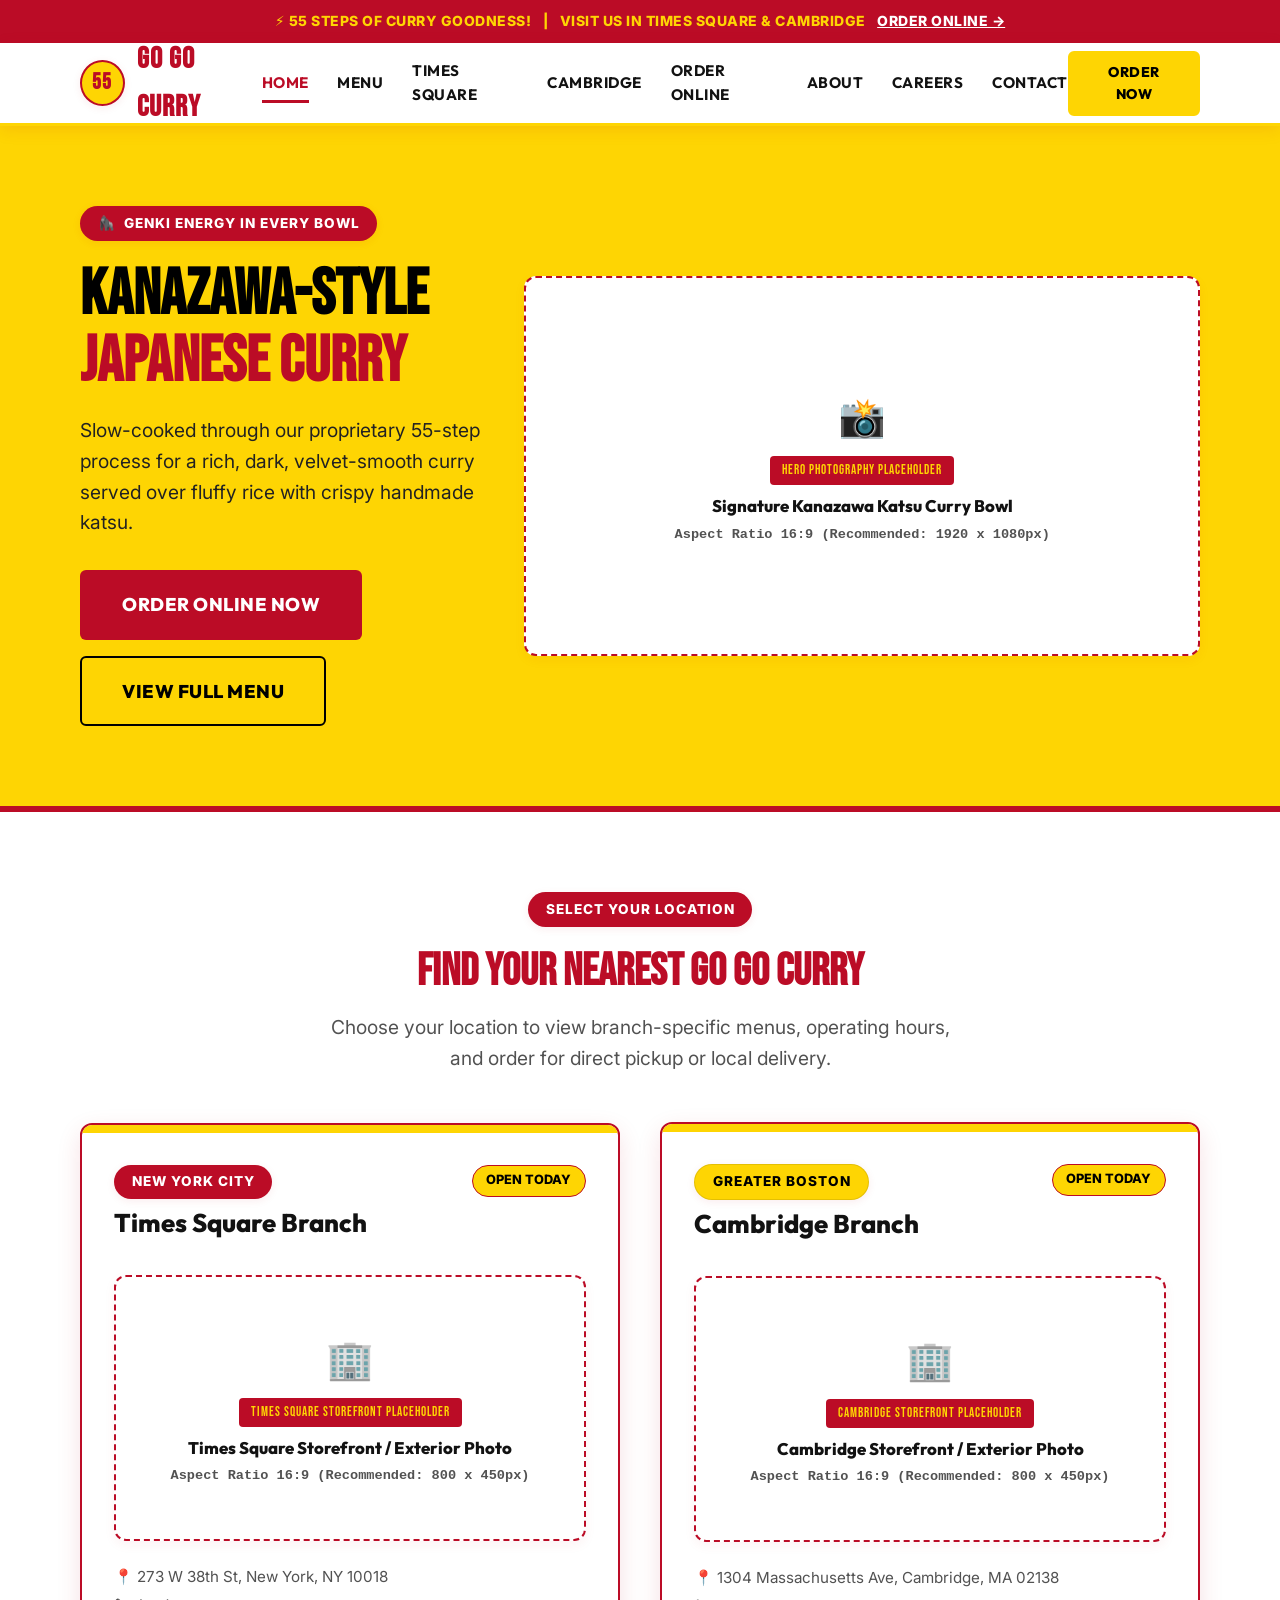
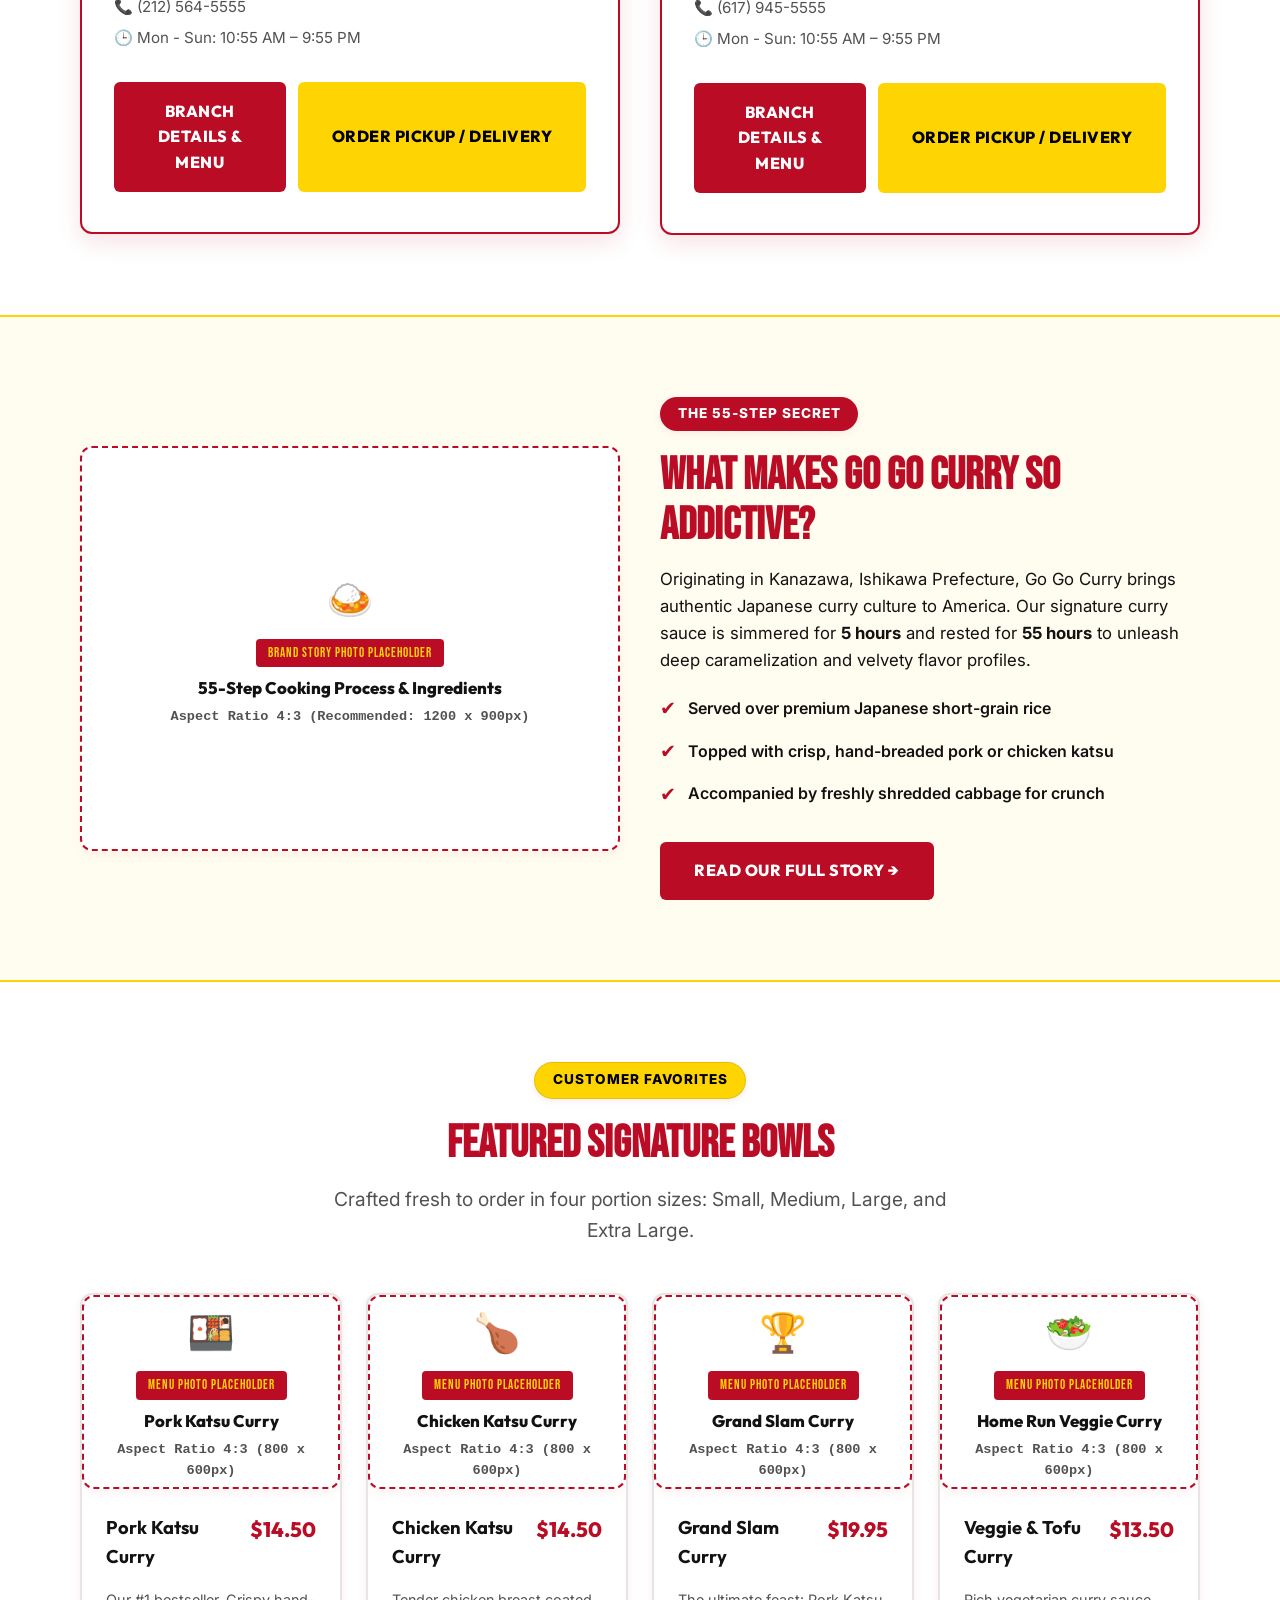
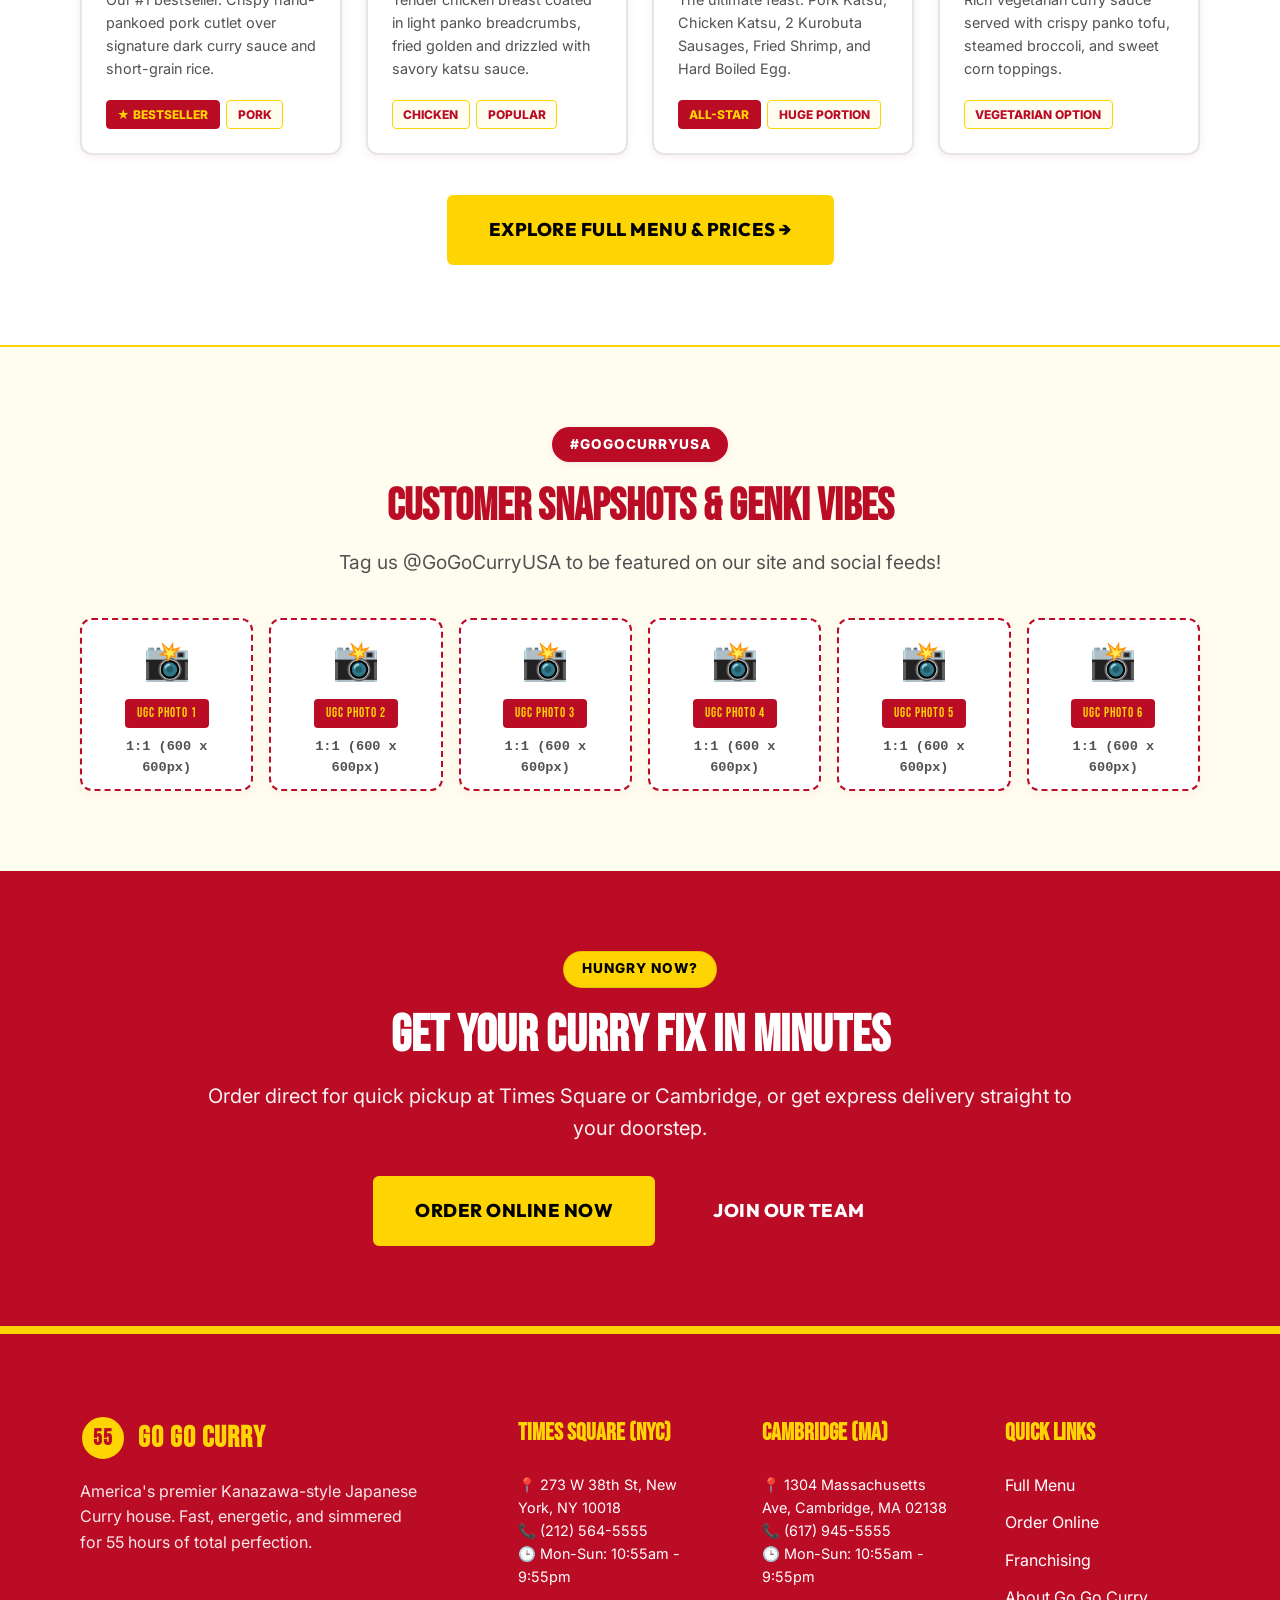
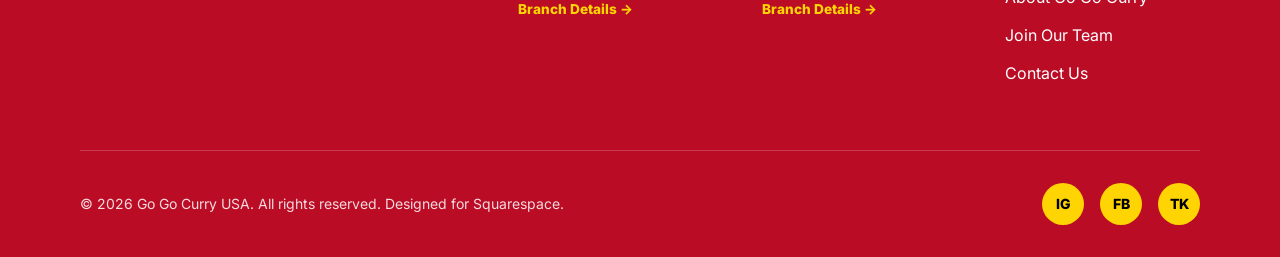
<file: index.html>
<!DOCTYPE html>
<html lang="en">
<head>
  <meta charset="UTF-8">
  <meta name="viewport" content="width=device-width, initial-scale=1.0">
  <title>Go Go Curry USA — Kanazawa-Style Japanese Curry</title>
  <meta name="description" content="Experience authentic 55-step slow-cooked Kanazawa curry at Go Go Curry USA in Times Square, NYC and Cambridge, MA. Taste the Genki energy!">
  <link rel="stylesheet" href="styles.css">
</head>
<body>

  <!-- Top Announcement Bar -->
  <div class="announcement-bar">
    ⚡ 55 STEPS OF CURRY GOODNESS! <span style="margin: 0 0.5rem;">|</span> VISIT US IN TIMES SQUARE & CAMBRIDGE <a href="order-online.html">ORDER ONLINE &rarr;</a>
  </div>

  <!-- Header / Navigation -->
  <header class="site-header">
    <div class="container navbar">
      <a href="index.html" class="brand-logo">
        <div class="logo-badge">55</div>
        <span>GO GO CURRY</span>
      </a>

      <nav class="nav-links">
        <a href="index.html" class="nav-link active">Home</a>
        <a href="menu.html" class="nav-link">Menu</a>
        <a href="times-square.html" class="nav-link">Times Square</a>
        <a href="cambridge.html" class="nav-link">Cambridge</a>
        <a href="order-online.html" class="nav-link">Order Online</a>
        <a href="about.html" class="nav-link">About</a>
        <a href="careers.html" class="nav-link">Careers</a>
        <a href="contact.html" class="nav-link">Contact</a>
      </nav>

      <div class="nav-cta">
        <a href="order-online.html" class="btn btn-yellow btn-sm">Order Now</a>
      </div>

      <button class="mobile-toggle" id="mobileToggle" aria-label="Toggle Navigation">&#9776;</button>
    </div>
  </header>

  <!-- Mobile Drawer Navigation -->
  <div class="mobile-drawer" id="mobileDrawer">
    <div class="mobile-nav-links">
      <a href="index.html">Home</a>
      <a href="menu.html">Menu</a>
      <a href="times-square.html">Times Square (NYC)</a>
      <a href="cambridge.html">Cambridge (MA)</a>
      <a href="order-online.html">Order Online</a>
      <a href="franchising.html">Franchising</a>
      <a href="about.html">About Us</a>
      <a href="careers.html">Careers</a>
      <a href="contact.html">Contact</a>
    </div>
    <div style="margin-top: 2rem;">
      <a href="order-online.html" class="btn btn-yellow btn-full">Order Online Now</a>
    </div>
  </div>

  <!-- Hero Section (Vibrant Red & Yellow Focused) -->
  <section class="sqs-section bg-yellow" style="position: relative; overflow: hidden; border-bottom: 6px solid var(--color-red);">
    <div class="container grid-2" style="position: relative; z-index: 2;">
      <div>
        <div class="brand-badge red"><span>🦍</span> GENKI ENERGY IN EVERY BOWL</div>
        <h1 style="color: var(--color-black);">Kanazawa-Style <span class="text-red">Japanese Curry</span></h1>
        <p class="lead" style="color: #222222; margin-bottom: 2rem;">
          Slow-cooked through our proprietary 55-step process for a rich, dark, velvet-smooth curry served over fluffy rice with crispy handmade katsu.
        </p>
        <div style="display: flex; gap: 1rem; flex-wrap: wrap;">
          <a href="order-online.html" class="btn btn-primary-red btn-lg">Order Online Now</a>
          <a href="menu.html" class="btn btn-outline-black btn-lg">View Full Menu</a>
        </div>
      </div>
      
      <!-- HERO PHOTO PLACEHOLDER -->
      <div>
        <div class="placeholder-box ratio-16-9" style="min-height: 380px; border-color: var(--color-red); background-color: var(--color-white);">
          <div class="placeholder-icon">📸</div>
          <div class="placeholder-badge">HERO PHOTOGRAPHY PLACEHOLDER</div>
          <div class="placeholder-title">Signature Kanazawa Katsu Curry Bowl</div>
          <div class="placeholder-dimensions">Aspect Ratio 16:9 (Recommended: 1920 x 1080px)</div>
        </div>
      </div>
    </div>
  </section>

  <!-- Prominent Branch Quick Jump -->
  <section class="sqs-section bg-white">
    <div class="container">
      <div class="text-center" style="max-width: 650px; margin: 0 auto 3rem;">
        <div class="brand-badge red">SELECT YOUR LOCATION</div>
        <h2 style="color: var(--color-red);">Find Your Nearest Go Go Curry</h2>
        <p class="lead">Choose your location to view branch-specific menus, operating hours, and order for direct pickup or local delivery.</p>
      </div>

      <div class="grid-2">
        <!-- Times Square Branch Card -->
        <div class="branch-card">
          <div class="branch-card-header">
            <div>
              <span class="brand-badge red" style="margin-bottom: 0.5rem;">NEW YORK CITY</span>
              <h3>Times Square Branch</h3>
            </div>
            <span class="branch-status">Open Today</span>
          </div>
          <div class="placeholder-box ratio-16-9" style="margin-bottom: 1.5rem;">
            <div class="placeholder-icon">🏢</div>
            <div class="placeholder-badge">TIMES SQUARE STOREFRONT PLACEHOLDER</div>
            <div class="placeholder-title">Times Square Storefront / Exterior Photo</div>
            <div class="placeholder-dimensions">Aspect Ratio 16:9 (Recommended: 800 x 450px)</div>
          </div>
          <div class="branch-card-meta">
            <p>📍 273 W 38th St, New York, NY 10018</p>
            <p>📞 (212) 564-5555</p>
            <p>🕒 Mon - Sun: 10:55 AM – 9:55 PM</p>
          </div>
          <div style="display: flex; gap: 0.75rem; flex-wrap: wrap;">
            <a href="times-square.html" class="btn btn-primary-red btn-mobile-full" style="flex: 1;">Branch Details & Menu</a>
            <a href="order-online.html#times-square" class="btn btn-yellow btn-mobile-full">Order Pickup / Delivery</a>
          </div>
        </div>

        <!-- Cambridge Branch Card -->
        <div class="branch-card">
          <div class="branch-card-header">
            <div>
              <span class="brand-badge" style="margin-bottom: 0.5rem;">GREATER BOSTON</span>
              <h3>Cambridge Branch</h3>
            </div>
            <span class="branch-status">Open Today</span>
          </div>
          <div class="placeholder-box ratio-16-9" style="margin-bottom: 1.5rem;">
            <div class="placeholder-icon">🏢</div>
            <div class="placeholder-badge">CAMBRIDGE STOREFRONT PLACEHOLDER</div>
            <div class="placeholder-title">Cambridge Storefront / Exterior Photo</div>
            <div class="placeholder-dimensions">Aspect Ratio 16:9 (Recommended: 800 x 450px)</div>
          </div>
          <div class="branch-card-meta">
            <p>📍 1304 Massachusetts Ave, Cambridge, MA 02138</p>
            <p>📞 (617) 945-5555</p>
            <p>🕒 Mon - Sun: 10:55 AM – 9:55 PM</p>
          </div>
          <div style="display: flex; gap: 0.75rem; flex-wrap: wrap;">
            <a href="cambridge.html" class="btn btn-primary-red btn-mobile-full" style="flex: 1;">Branch Details & Menu</a>
            <a href="order-online.html#cambridge" class="btn btn-yellow btn-mobile-full">Order Pickup / Delivery</a>
          </div>
        </div>
      </div>
    </div>
  </section>

  <!-- Brand Story Teaser Section -->
  <section class="sqs-section bg-yellow-light" style="border-top: 2px solid var(--color-yellow); border-bottom: 2px solid var(--color-yellow);">
    <div class="container grid-2">
      <div>
        <div class="placeholder-box ratio-4-3">
          <div class="placeholder-icon">🍛</div>
          <div class="placeholder-badge">BRAND STORY PHOTO PLACEHOLDER</div>
          <div class="placeholder-title">55-Step Cooking Process & Ingredients</div>
          <div class="placeholder-dimensions">Aspect Ratio 4:3 (Recommended: 1200 x 900px)</div>
        </div>
      </div>

      <div>
        <div class="brand-badge red">THE 55-STEP SECRET</div>
        <h2 style="color: var(--color-red);">What Makes Go Go Curry So Addictive?</h2>
        <p style="font-size: 1.05rem; margin-bottom: 1.25rem;">
          Originating in Kanazawa, Ishikawa Prefecture, Go Go Curry brings authentic Japanese curry culture to America. Our signature curry sauce is simmered for <strong>5 hours</strong> and rested for <strong>55 hours</strong> to unleash deep caramelization and velvety flavor profiles.
        </p>
        <ul style="margin-bottom: 2rem; display: flex; flex-direction: column; gap: 0.75rem;">
          <li style="display: flex; align-items: center; gap: 0.75rem; font-weight: 600;">
            <span style="color: var(--color-red); font-size: 1.2rem;">✔</span> Served over premium Japanese short-grain rice
          </li>
          <li style="display: flex; align-items: center; gap: 0.75rem; font-weight: 600;">
            <span style="color: var(--color-red); font-size: 1.2rem;">✔</span> Topped with crisp, hand-breaded pork or chicken katsu
          </li>
          <li style="display: flex; align-items: center; gap: 0.75rem; font-weight: 600;">
            <span style="color: var(--color-red); font-size: 1.2rem;">✔</span> Accompanied by freshly shredded cabbage for crunch
          </li>
        </ul>
        <a href="about.html" class="btn btn-primary-red">Read Our Full Story &rarr;</a>
      </div>
    </div>
  </section>

  <!-- Featured Menu Highlights Section -->
  <section class="sqs-section bg-white">
    <div class="container">
      <div class="text-center" style="max-width: 650px; margin: 0 auto 3rem;">
        <div class="brand-badge">CUSTOMER FAVORITES</div>
        <h2 style="color: var(--color-red);">Featured Signature Bowls</h2>
        <p class="lead">Crafted fresh to order in four portion sizes: Small, Medium, Large, and Extra Large.</p>
      </div>

      <div class="grid-4">
        <!-- Item 1 -->
        <div class="menu-card">
          <div class="placeholder-box ratio-4-3">
            <div class="placeholder-icon">🍱</div>
            <div class="placeholder-badge">MENU PHOTO PLACEHOLDER</div>
            <div class="placeholder-title">Pork Katsu Curry</div>
            <div class="placeholder-dimensions">Aspect Ratio 4:3 (800 x 600px)</div>
          </div>
          <div class="menu-card-body">
            <div class="menu-card-header">
              <h4>Pork Katsu Curry</h4>
              <span class="menu-price">$14.50</span>
            </div>
            <p class="menu-card-desc">Our #1 bestseller. Crispy hand-pankoed pork cutlet over signature dark curry sauce and short-grain rice.</p>
            <div class="menu-tags">
              <span class="tag hot">★ Bestseller</span>
              <span class="tag">Pork</span>
            </div>
          </div>
        </div>

        <!-- Item 2 -->
        <div class="menu-card">
          <div class="placeholder-box ratio-4-3">
            <div class="placeholder-icon">🍗</div>
            <div class="placeholder-badge">MENU PHOTO PLACEHOLDER</div>
            <div class="placeholder-title">Chicken Katsu Curry</div>
            <div class="placeholder-dimensions">Aspect Ratio 4:3 (800 x 600px)</div>
          </div>
          <div class="menu-card-body">
            <div class="menu-card-header">
              <h4>Chicken Katsu Curry</h4>
              <span class="menu-price">$14.50</span>
            </div>
            <p class="menu-card-desc">Tender chicken breast coated in light panko breadcrumbs, fried golden and drizzled with savory katsu sauce.</p>
            <div class="menu-tags">
              <span class="tag">Chicken</span>
              <span class="tag">Popular</span>
            </div>
          </div>
        </div>

        <!-- Item 3 -->
        <div class="menu-card">
          <div class="placeholder-box ratio-4-3">
            <div class="placeholder-icon">🏆</div>
            <div class="placeholder-badge">MENU PHOTO PLACEHOLDER</div>
            <div class="placeholder-title">Grand Slam Curry</div>
            <div class="placeholder-dimensions">Aspect Ratio 4:3 (800 x 600px)</div>
          </div>
          <div class="menu-card-body">
            <div class="menu-card-header">
              <h4>Grand Slam Curry</h4>
              <span class="menu-price">$19.95</span>
            </div>
            <p class="menu-card-desc">The ultimate feast: Pork Katsu, Chicken Katsu, 2 Kurobuta Sausages, Fried Shrimp, and Hard Boiled Egg.</p>
            <div class="menu-tags">
              <span class="tag hot">All-Star</span>
              <span class="tag">Huge Portion</span>
            </div>
          </div>
        </div>

        <!-- Item 4 -->
        <div class="menu-card">
          <div class="placeholder-box ratio-4-3">
            <div class="placeholder-icon">🥗</div>
            <div class="placeholder-badge">MENU PHOTO PLACEHOLDER</div>
            <div class="placeholder-title">Home Run Veggie Curry</div>
            <div class="placeholder-dimensions">Aspect Ratio 4:3 (800 x 600px)</div>
          </div>
          <div class="menu-card-body">
            <div class="menu-card-header">
              <h4>Veggie & Tofu Curry</h4>
              <span class="menu-price">$13.50</span>
            </div>
            <p class="menu-card-desc">Rich vegetarian curry sauce served with crispy panko tofu, steamed broccoli, and sweet corn toppings.</p>
            <div class="menu-tags">
              <span class="tag">Vegetarian Option</span>
            </div>
          </div>
        </div>
      </div>

      <div class="text-center" style="margin-top: 2.5rem;">
        <a href="menu.html" class="btn btn-yellow btn-lg">Explore Full Menu & Prices &rarr;</a>
      </div>
    </div>
  </section>

  <!-- Customer Photos Preview Strip Section -->
  <section class="sqs-section bg-yellow-light" style="border-top: 2px solid var(--color-yellow);">
    <div class="container">
      <div class="text-center" style="max-width: 650px; margin: 0 auto 2.5rem;">
        <div class="brand-badge red">#GOGOCURRYUSA</div>
        <h2 style="color: var(--color-red);">Customer Snapshots & Genki Vibes</h2>
        <p class="lead">Tag us @GoGoCurryUSA to be featured on our site and social feeds!</p>
      </div>

      <div class="gallery-strip">
        <div class="placeholder-box ratio-1-1">
          <div class="placeholder-icon">📸</div>
          <div class="placeholder-badge">UGC PHOTO 1</div>
          <div class="placeholder-dimensions">1:1 (600 x 600px)</div>
        </div>
        <div class="placeholder-box ratio-1-1">
          <div class="placeholder-icon">📸</div>
          <div class="placeholder-badge">UGC PHOTO 2</div>
          <div class="placeholder-dimensions">1:1 (600 x 600px)</div>
        </div>
        <div class="placeholder-box ratio-1-1">
          <div class="placeholder-icon">📸</div>
          <div class="placeholder-badge">UGC PHOTO 3</div>
          <div class="placeholder-dimensions">1:1 (600 x 600px)</div>
        </div>
        <div class="placeholder-box ratio-1-1">
          <div class="placeholder-icon">📸</div>
          <div class="placeholder-badge">UGC PHOTO 4</div>
          <div class="placeholder-dimensions">1:1 (600 x 600px)</div>
        </div>
        <div class="placeholder-box ratio-1-1">
          <div class="placeholder-icon">📸</div>
          <div class="placeholder-badge">UGC PHOTO 5</div>
          <div class="placeholder-dimensions">1:1 (600 x 600px)</div>
        </div>
        <div class="placeholder-box ratio-1-1">
          <div class="placeholder-icon">📸</div>
          <div class="placeholder-badge">UGC PHOTO 6</div>
          <div class="placeholder-dimensions">1:1 (600 x 600px)</div>
        </div>
      </div>
    </div>
  </section>

  <!-- CTA Banner for Order Online -->
  <section class="sqs-section bg-red text-center">
    <div class="container container-narrow">
      <div class="brand-badge" style="background: var(--color-yellow); color: var(--color-black);">HUNGRY NOW?</div>
      <h2 style="font-size: 3.2rem; margin-bottom: 1rem; color: var(--color-white);">GET YOUR CURRY FIX IN MINUTES</h2>
      <p style="font-size: 1.25rem; opacity: 0.95; margin-bottom: 2rem; color: var(--color-white);">
        Order direct for quick pickup at Times Square or Cambridge, or get express delivery straight to your doorstep.
      </p>
      <div style="display: flex; gap: 1rem; justify-content: center; flex-wrap: wrap;">
        <a href="order-online.html" class="btn btn-yellow btn-lg">Order Online Now</a>
        <a href="careers.html" class="btn btn-outline-white btn-lg">Join Our Team</a>
      </div>
    </div>
  </section>

  <!-- Footer -->
  <footer class="site-footer">
    <div class="container">
      <div class="footer-grid">
        <div class="footer-brand">
          <a href="index.html" class="brand-logo" style="color: var(--color-white);">
            <div class="logo-badge">55</div>
            <span style="color: var(--color-yellow);">GO GO CURRY</span>
          </a>
          <p>
            America's premier Kanazawa-style Japanese Curry house. Fast, energetic, and simmered for 55 hours of total perfection.
          </p>
        </div>

        <div>
          <h4 class="footer-heading">Times Square (NYC)</h4>
          <p style="font-size: 0.9rem; color: var(--color-white); margin-bottom: 0.5rem;">
            📍 273 W 38th St, New York, NY 10018<br>
            📞 (212) 564-5555<br>
            🕒 Mon-Sun: 10:55am - 9:55pm
          </p>
          <a href="times-square.html" style="color: var(--color-yellow); font-size: 0.85rem; font-weight: 800;">Branch Details &rarr;</a>
        </div>

        <div>
          <h4 class="footer-heading">Cambridge (MA)</h4>
          <p style="font-size: 0.9rem; color: var(--color-white); margin-bottom: 0.5rem;">
            📍 1304 Massachusetts Ave, Cambridge, MA 02138<br>
            📞 (617) 945-5555<br>
            🕒 Mon-Sun: 10:55am - 9:55pm
          </p>
          <a href="cambridge.html" style="color: var(--color-yellow); font-size: 0.85rem; font-weight: 800;">Branch Details &rarr;</a>
        </div>

        <div>
          <h4 class="footer-heading">Quick Links</h4>
          <div class="footer-links">
            <a href="menu.html">Full Menu</a>
            <a href="order-online.html">Order Online</a>
            <a href="franchising.html">Franchising</a>
            <a href="about.html">About Go Go Curry</a>
            <a href="careers.html">Join Our Team</a>
            <a href="contact.html">Contact Us</a>
          </div>
        </div>
      </div>

      <div class="footer-bottom">
        <div>
          &copy; 2026 Go Go Curry USA. All rights reserved. Designed for Squarespace.
        </div>
        <div class="social-links">
          <a href="#" class="social-icon" aria-label="Instagram">IG</a>
          <a href="#" class="social-icon" aria-label="Facebook">FB</a>
          <a href="#" class="social-icon" aria-label="TikTok">TK</a>
        </div>
      </div>
    </div>
  </footer>

  <script src="script.js"></script>
</body>
</html>
</file>
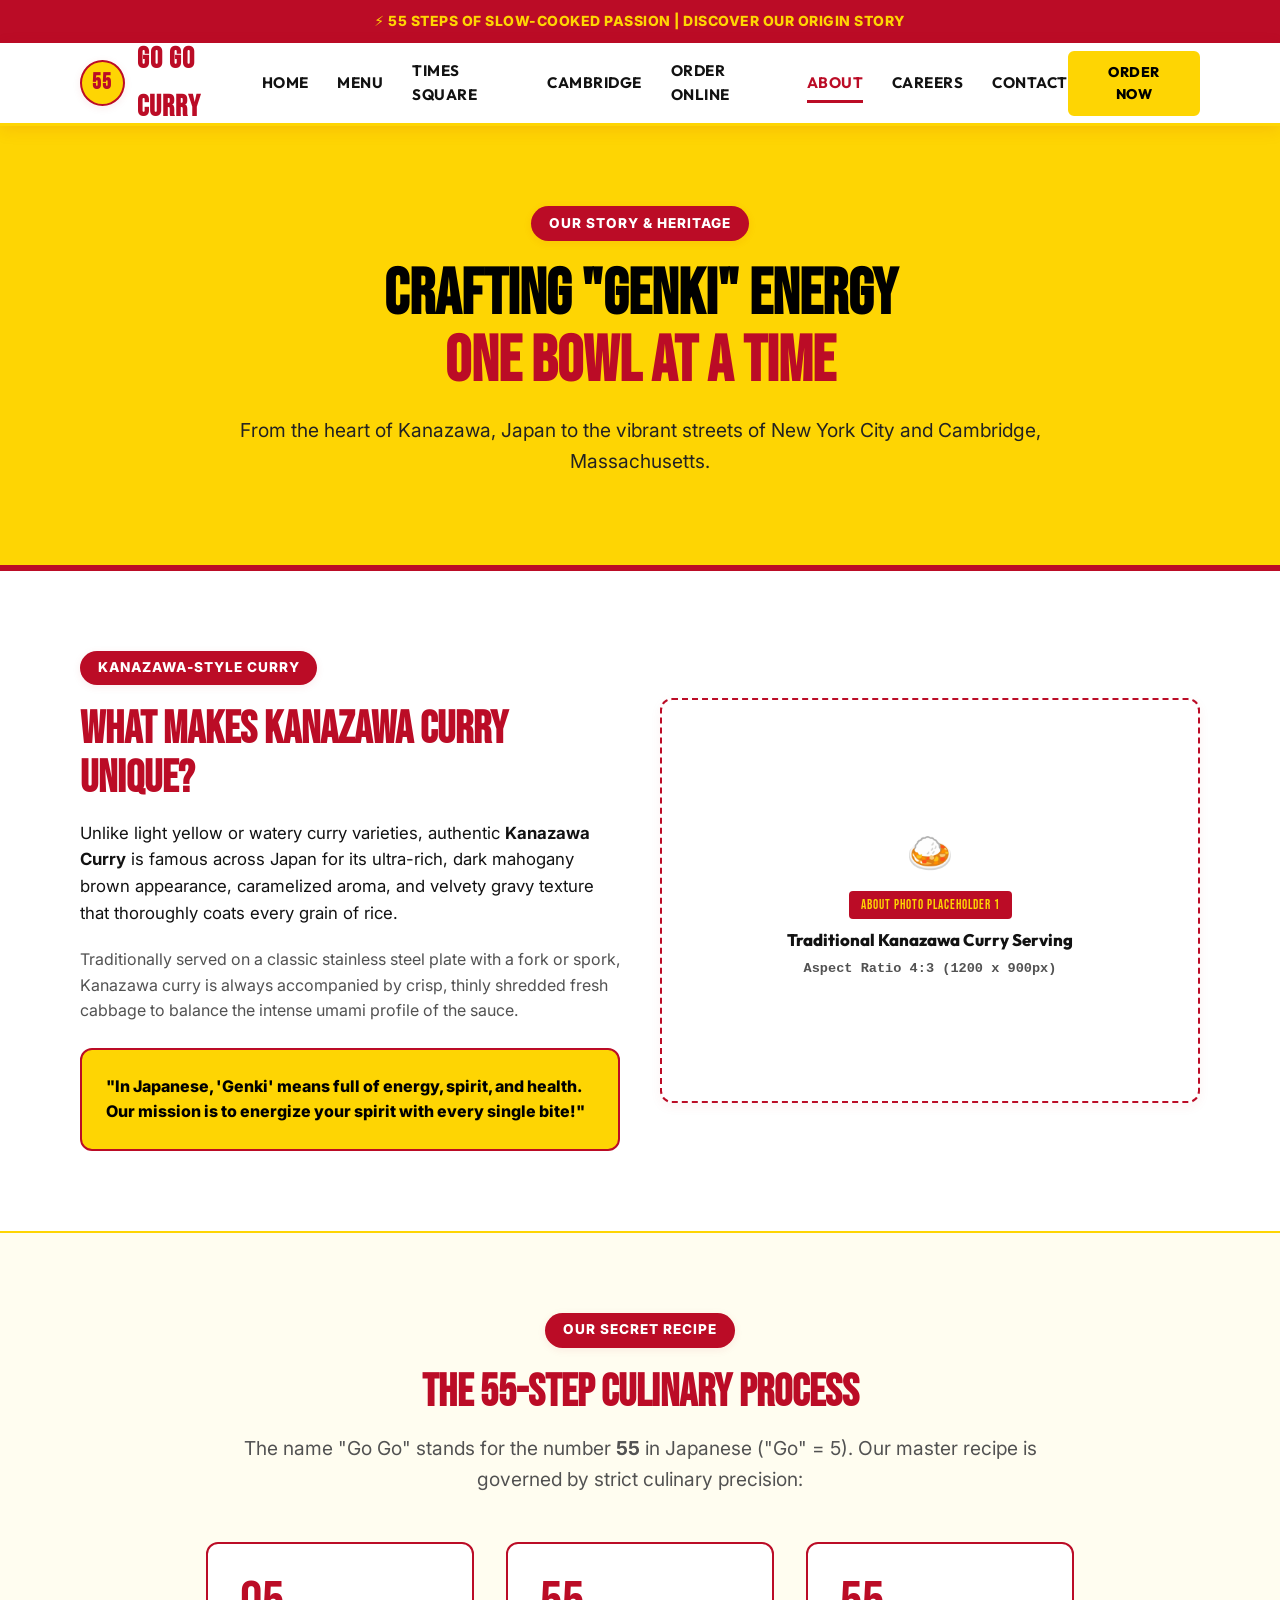
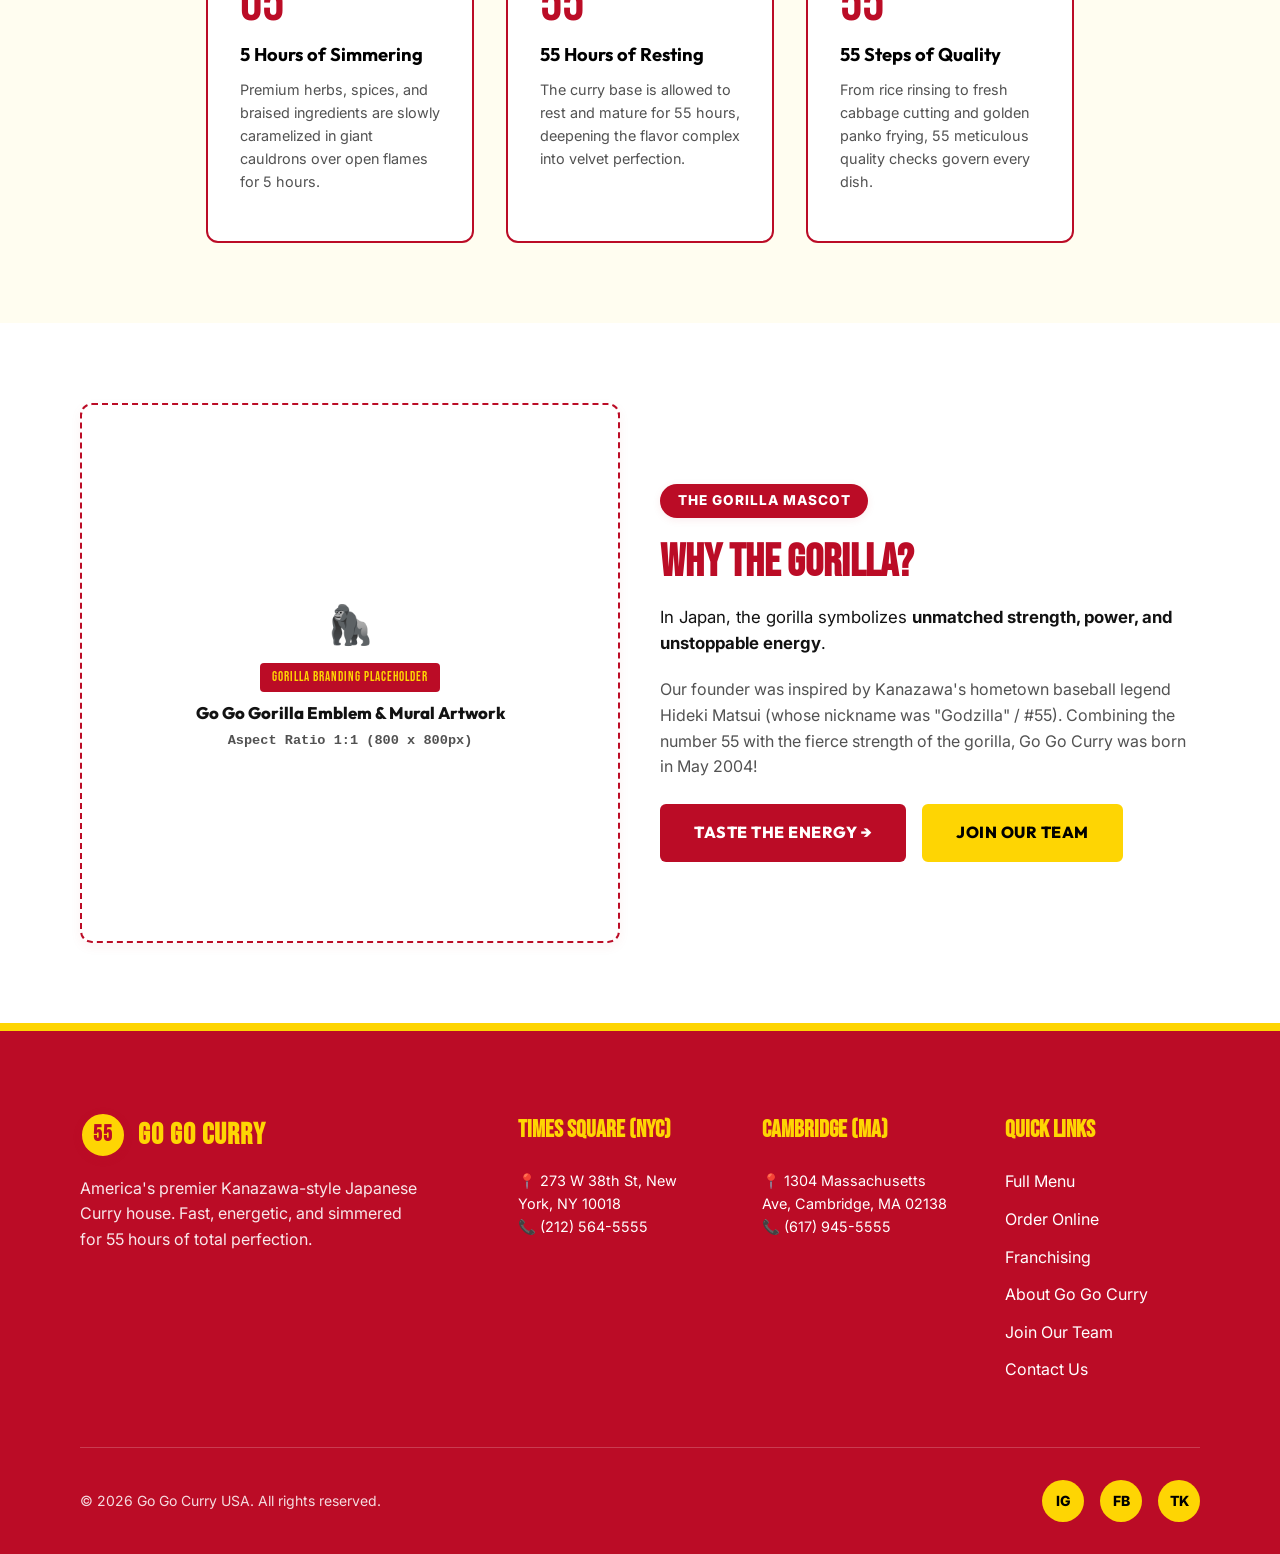
<file: about.html>
<!DOCTYPE html>
<html lang="en">
<head>
  <meta charset="UTF-8">
  <meta name="viewport" content="width=device-width, initial-scale=1.0">
  <title>About Us — The Go Go Curry Story & 55-Step Recipe</title>
  <meta name="description" content="Discover the history of Go Go Curry! Learn about Kanazawa-style dark curry, our 55-hour resting recipe, the gorilla emblem origin, and our Genki philosophy.">
  <link rel="stylesheet" href="styles.css">
</head>
<body>

  <!-- Top Announcement Bar -->
  <div class="announcement-bar">
    ⚡ 55 STEPS OF SLOW-COOKED PASSION | DISCOVER OUR ORIGIN STORY
  </div>

  <!-- Header / Navigation -->
  <header class="site-header">
    <div class="container navbar">
      <a href="index.html" class="brand-logo">
        <div class="logo-badge">55</div>
        <span>GO GO CURRY</span>
      </a>

      <nav class="nav-links">
        <a href="index.html" class="nav-link">Home</a>
        <a href="menu.html" class="nav-link">Menu</a>
        <a href="times-square.html" class="nav-link">Times Square</a>
        <a href="cambridge.html" class="nav-link">Cambridge</a>
        <a href="order-online.html" class="nav-link">Order Online</a>
        <a href="about.html" class="nav-link active">About</a>
        <a href="careers.html" class="nav-link">Careers</a>
        <a href="contact.html" class="nav-link">Contact</a>
      </nav>

      <div class="nav-cta">
        <a href="order-online.html" class="btn btn-yellow btn-sm">Order Now</a>
      </div>

      <button class="mobile-toggle" id="mobileToggle" aria-label="Toggle Navigation">&#9776;</button>
    </div>
  </header>

  <!-- Mobile Drawer Navigation -->
  <div class="mobile-drawer" id="mobileDrawer">
    <div class="mobile-nav-links">
      <a href="index.html">Home</a>
      <a href="menu.html">Menu</a>
      <a href="times-square.html">Times Square (NYC)</a>
      <a href="cambridge.html">Cambridge (MA)</a>
      <a href="order-online.html">Order Online</a>
      <a href="franchising.html">Franchising</a>
      <a href="about.html">About Us</a>
      <a href="careers.html">Careers</a>
      <a href="contact.html">Contact</a>
    </div>
  </div>

  <!-- About Hero Banner -->
  <section class="sqs-section bg-yellow text-center" style="padding: 5rem 0 4rem; border-bottom: 6px solid var(--color-red);">
    <div class="container container-narrow">
      <div class="brand-badge red">OUR STORY & HERITAGE</div>
      <h1 style="color: var(--color-black);">Crafting "Genki" Energy <br><span class="text-red">One Bowl At A Time</span></h1>
      <p class="lead" style="color: #222222; margin-bottom: 1.5rem;">
        From the heart of Kanazawa, Japan to the vibrant streets of New York City and Cambridge, Massachusetts.
      </p>
    </div>
  </section>

  <!-- Kanazawa Curry Philosophy Section -->
  <section class="sqs-section bg-white">
    <div class="container grid-2">
      <div>
        <div class="brand-badge red">KANAZAWA-STYLE CURRY</div>
        <h2 style="color: var(--color-red);">What Makes Kanazawa Curry Unique?</h2>
        <p style="font-size: 1.05rem; margin-bottom: 1.25rem;">
          Unlike light yellow or watery curry varieties, authentic <strong>Kanazawa Curry</strong> is famous across Japan for its ultra-rich, dark mahogany brown appearance, caramelized aroma, and velvety gravy texture that thoroughly coats every grain of rice.
        </p>
        <p style="font-size: 1rem; color: var(--color-gray-600); margin-bottom: 1.5rem;">
          Traditionally served on a classic stainless steel plate with a fork or spork, Kanazawa curry is always accompanied by crisp, thinly shredded fresh cabbage to balance the intense umami profile of the sauce.
        </p>
        <div style="background: var(--color-yellow); color: var(--color-black); border: 2px solid var(--color-red); padding: 1.5rem; border-radius: var(--radius-md); font-weight: 800;">
          "In Japanese, 'Genki' means full of energy, spirit, and health. Our mission is to energize your spirit with every single bite!"
        </div>
      </div>

      <!-- KANAZAWA STYLE PHOTO PLACEHOLDER -->
      <div>
        <div class="placeholder-box ratio-4-3">
          <div class="placeholder-icon">🍛</div>
          <div class="placeholder-badge">ABOUT PHOTO PLACEHOLDER 1</div>
          <div class="placeholder-title">Traditional Kanazawa Curry Serving</div>
          <div class="placeholder-dimensions">Aspect Ratio 4:3 (1200 x 900px)</div>
        </div>
      </div>
    </div>
  </section>

  <!-- The 55-Step Process Section -->
  <section class="sqs-section bg-yellow-light" style="border-top: 2px solid var(--color-yellow);">
    <div class="container text-center" style="max-width: 900px;">
      <div class="brand-badge red">OUR SECRET RECIPE</div>
      <h2 style="color: var(--color-red);">The 55-Step Culinary Process</h2>
      <p class="lead" style="margin-bottom: 3rem;">
        The name "Go Go" stands for the number <strong>55</strong> in Japanese ("Go" = 5). Our master recipe is governed by strict culinary precision:
      </p>

      <div class="grid-3" style="text-align: left;">
        <div style="background: var(--color-white); padding: 2rem; border-radius: var(--radius-md); border: 2px solid var(--color-red);">
          <div style="font-family: var(--font-heading); font-size: 3.5rem; color: var(--color-red); line-height: 1;">05</div>
          <h4 style="margin-top: 0.5rem; color: var(--color-black);">5 Hours of Simmering</h4>
          <p style="font-size: 0.9rem; color: var(--color-gray-600);">
            Premium herbs, spices, and braised ingredients are slowly caramelized in giant cauldrons over open flames for 5 hours.
          </p>
        </div>

        <div style="background: var(--color-white); padding: 2rem; border-radius: var(--radius-md); border: 2px solid var(--color-red);">
          <div style="font-family: var(--font-heading); font-size: 3.5rem; color: var(--color-red); line-height: 1;">55</div>
          <h4 style="margin-top: 0.5rem; color: var(--color-black);">55 Hours of Resting</h4>
          <p style="font-size: 0.9rem; color: var(--color-gray-600);">
            The curry base is allowed to rest and mature for 55 hours, deepening the flavor complex into velvet perfection.
          </p>
        </div>

        <div style="background: var(--color-white); padding: 2rem; border-radius: var(--radius-md); border: 2px solid var(--color-red);">
          <div style="font-family: var(--font-heading); font-size: 3.5rem; color: var(--color-red); line-height: 1;">55</div>
          <h4 style="margin-top: 0.5rem; color: var(--color-black);">55 Steps of Quality</h4>
          <p style="font-size: 0.9rem; color: var(--color-gray-600);">
            From rice rinsing to fresh cabbage cutting and golden panko frying, 55 meticulous quality checks govern every dish.
          </p>
        </div>
      </div>
    </div>
  </section>

  <!-- The Gorilla Emblem & Legend Section -->
  <section class="sqs-section bg-white">
    <div class="container grid-2">
      <!-- GORILLA BRANDING PHOTO PLACEHOLDER -->
      <div>
        <div class="placeholder-box ratio-1-1">
          <div class="placeholder-icon">🦍</div>
          <div class="placeholder-badge">GORILLA BRANDING PLACEHOLDER</div>
          <div class="placeholder-title">Go Go Gorilla Emblem & Mural Artwork</div>
          <div class="placeholder-dimensions">Aspect Ratio 1:1 (800 x 800px)</div>
        </div>
      </div>

      <div>
        <div class="brand-badge red">THE GORILLA MASCOT</div>
        <h2 style="color: var(--color-red);">Why The Gorilla?</h2>
        <p style="font-size: 1.05rem; margin-bottom: 1.25rem;">
          In Japan, the gorilla symbolizes <strong>unmatched strength, power, and unstoppable energy</strong>.
        </p>
        <p style="font-size: 1rem; color: var(--color-gray-600); margin-bottom: 1.5rem;">
          Our founder was inspired by Kanazawa's hometown baseball legend Hideki Matsui (whose nickname was "Godzilla" / #55). Combining the number 55 with the fierce strength of the gorilla, Go Go Curry was born in May 2004!
        </p>

        <div style="display: flex; gap: 1rem; flex-wrap: wrap;">
          <a href="menu.html" class="btn btn-primary-red">Taste The Energy &rarr;</a>
          <a href="careers.html" class="btn btn-yellow">Join Our Team</a>
        </div>
      </div>
    </div>
  </section>

  <!-- Footer -->
  <footer class="site-footer">
    <div class="container">
      <div class="footer-grid">
        <div class="footer-brand">
          <a href="index.html" class="brand-logo" style="color: var(--color-white);">
            <div class="logo-badge">55</div>
            <span style="color: var(--color-yellow);">GO GO CURRY</span>
          </a>
          <p>America's premier Kanazawa-style Japanese Curry house. Fast, energetic, and simmered for 55 hours of total perfection.</p>
        </div>
        <div>
          <h4 class="footer-heading">Times Square (NYC)</h4>
          <p style="font-size: 0.9rem; color: var(--color-white);">📍 273 W 38th St, New York, NY 10018<br>📞 (212) 564-5555</p>
        </div>
        <div>
          <h4 class="footer-heading">Cambridge (MA)</h4>
          <p style="font-size: 0.9rem; color: var(--color-white);">📍 1304 Massachusetts Ave, Cambridge, MA 02138<br>📞 (617) 945-5555</p>
        </div>
        <div>
          <h4 class="footer-heading">Quick Links</h4>
          <div class="footer-links">
            <a href="menu.html">Full Menu</a>
            <a href="order-online.html">Order Online</a>
            <a href="franchising.html">Franchising</a>
            <a href="about.html">About Go Go Curry</a>
            <a href="careers.html">Join Our Team</a>
            <a href="contact.html">Contact Us</a>
          </div>
        </div>
      </div>
      <div class="footer-bottom">
        <div>&copy; 2026 Go Go Curry USA. All rights reserved.</div>
        <div class="social-links">
          <a href="#" class="social-icon">IG</a>
          <a href="#" class="social-icon">FB</a>
          <a href="#" class="social-icon">TK</a>
        </div>
      </div>
    </div>
  </footer>

  <script src="script.js"></script>
</body>
</html>
</file>
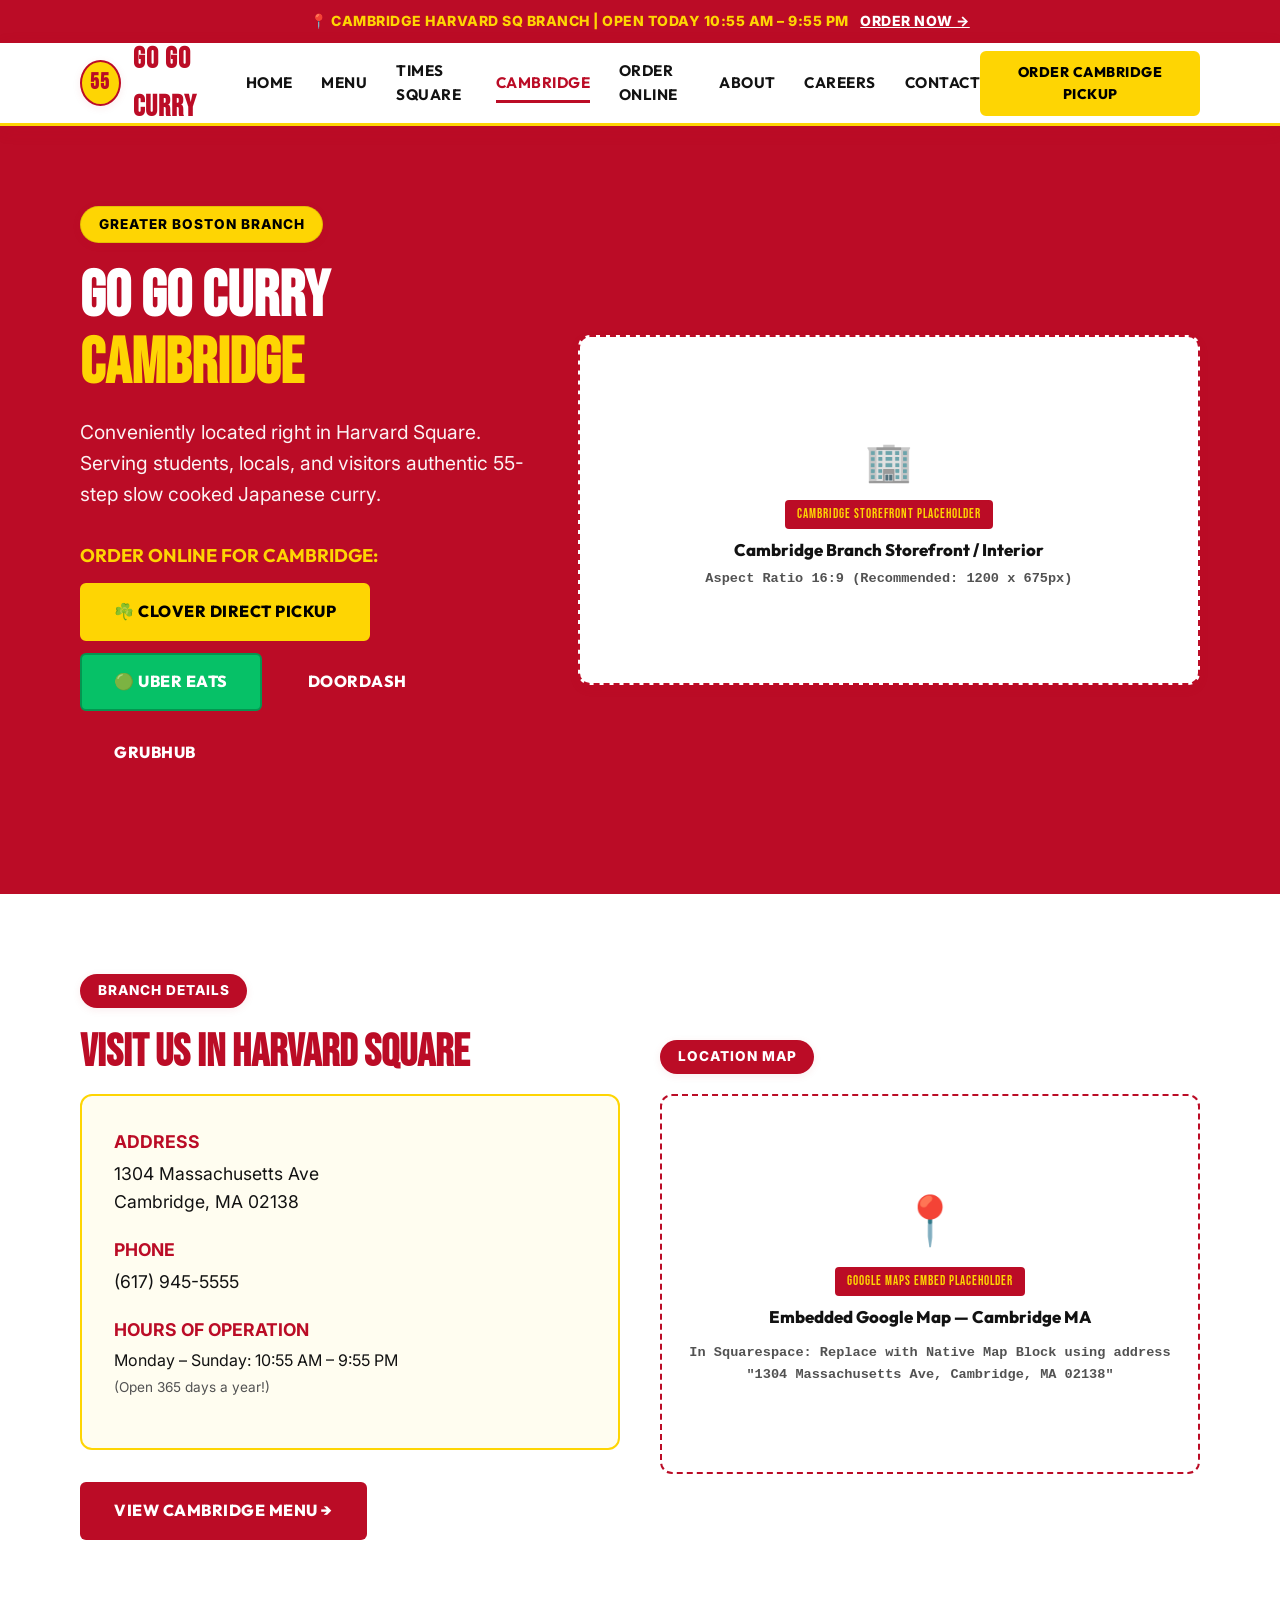
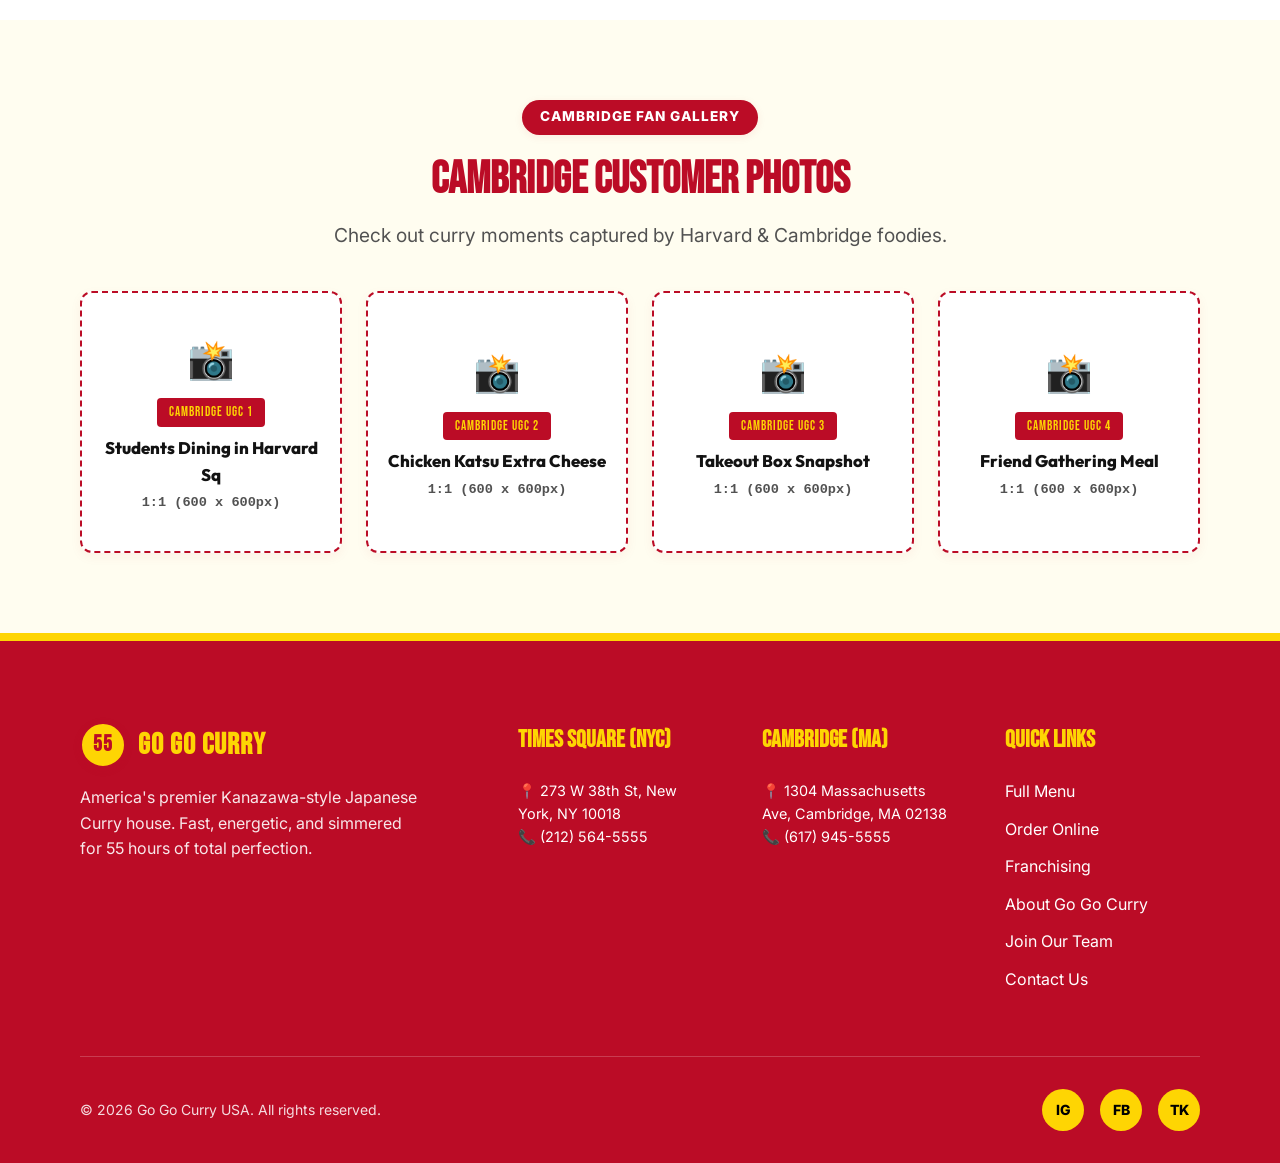
<file: cambridge.html>
<!DOCTYPE html>
<html lang="en">
<head>
  <meta charset="UTF-8">
  <meta name="viewport" content="width=device-width, initial-scale=1.0">
  <title>Cambridge MA — Go Go Curry USA Branch</title>
  <meta name="description" content="Visit Go Go Curry Cambridge in Harvard Square, MA! 1304 Massachusetts Ave. Order pickup via Clover or delivery via Uber Eats, DoorDash, and Grubhub.">
  <link rel="stylesheet" href="styles.css">
</head>
<body>

  <!-- Top Announcement Bar -->
  <div class="announcement-bar">
    📍 CAMBRIDGE HARVARD SQ BRANCH | OPEN TODAY 10:55 AM – 9:55 PM <a href="order-online.html#cambridge">ORDER NOW &rarr;</a>
  </div>

  <!-- Header / Navigation -->
  <header class="site-header">
    <div class="container navbar">
      <a href="index.html" class="brand-logo">
        <div class="logo-badge">55</div>
        <span>GO GO CURRY</span>
      </a>

      <nav class="nav-links">
        <a href="index.html" class="nav-link">Home</a>
        <a href="menu.html" class="nav-link">Menu</a>
        <a href="times-square.html" class="nav-link">Times Square</a>
        <a href="cambridge.html" class="nav-link active">Cambridge</a>
        <a href="order-online.html" class="nav-link">Order Online</a>
        <a href="about.html" class="nav-link">About</a>
        <a href="careers.html" class="nav-link">Careers</a>
        <a href="contact.html" class="nav-link">Contact</a>
      </nav>

      <div class="nav-cta">
        <a href="order-online.html#cambridge" class="btn btn-yellow btn-sm">Order Cambridge Pickup</a>
      </div>

      <button class="mobile-toggle" id="mobileToggle" aria-label="Toggle Navigation">&#9776;</button>
    </div>
  </header>

  <!-- Mobile Drawer Navigation -->
  <div class="mobile-drawer" id="mobileDrawer">
    <div class="mobile-nav-links">
      <a href="index.html">Home</a>
      <a href="menu.html">Menu</a>
      <a href="times-square.html">Times Square (NYC)</a>
      <a href="cambridge.html">Cambridge (MA)</a>
      <a href="order-online.html">Order Online</a>
      <a href="franchising.html">Franchising</a>
      <a href="about.html">About Us</a>
      <a href="careers.html">Careers</a>
      <a href="contact.html">Contact</a>
    </div>
  </div>

  <!-- Hero Header Section -->
  <section class="sqs-section bg-red">
    <div class="container grid-2">
      <div>
        <div class="brand-badge" style="background: var(--color-yellow); color: var(--color-black);">GREATER BOSTON BRANCH</div>
        <h1 style="color: var(--color-white);">Go Go Curry <span style="color: var(--color-yellow);">Cambridge</span></h1>
        <p class="lead" style="color: rgba(255, 255, 255, 0.95); margin-bottom: 2rem;">
          Conveniently located right in Harvard Square. Serving students, locals, and visitors authentic 55-step slow cooked Japanese curry.
        </p>

        <!-- Direct Order Buttons -->
        <h4 style="color: var(--color-yellow); margin-bottom: 0.75rem;">ORDER ONLINE FOR CAMBRIDGE:</h4>
        <div style="display: flex; gap: 0.75rem; flex-wrap: wrap; margin-bottom: 2rem;">
          <a href="order-online.html#cambridge" class="btn btn-yellow">☘️ Clover Direct Pickup</a>
          <a href="https://www.ubereats.com" target="_blank" rel="noopener" class="btn btn-ubereats">🟢 Uber Eats</a>
          <a href="https://www.doordash.com" target="_blank" rel="noopener" class="btn btn-outline-white">DoorDash</a>
          <a href="https://www.grubhub.com" target="_blank" rel="noopener" class="btn btn-outline-white">Grubhub</a>
        </div>
      </div>

      <!-- CAMBRIDGE BRANCH PHOTO PLACEHOLDER -->
      <div>
        <div class="placeholder-box ratio-16-9" style="min-height: 350px;">
          <div class="placeholder-icon">🏢</div>
          <div class="placeholder-badge">CAMBRIDGE STOREFRONT PLACEHOLDER</div>
          <div class="placeholder-title">Cambridge Branch Storefront / Interior</div>
          <div class="placeholder-dimensions">Aspect Ratio 16:9 (Recommended: 1200 x 675px)</div>
        </div>
      </div>
    </div>
  </section>

  <!-- Branch Info & Map Grid -->
  <section class="sqs-section bg-white">
    <div class="container grid-2">
      <div>
        <div class="brand-badge red">BRANCH DETAILS</div>
        <h2 style="color: var(--color-red);">Visit Us in Harvard Square</h2>
        <div style="margin-bottom: 2rem; background: var(--color-yellow-light); padding: 2rem; border-radius: var(--radius-md); border: 2px solid var(--color-yellow);">
          <div style="margin-bottom: 1.25rem;">
            <strong style="font-size: 1.1rem; color: var(--color-red);">ADDRESS</strong>
            <p style="font-size: 1.1rem; margin-top: 0.25rem;">1304 Massachusetts Ave<br>Cambridge, MA 02138</p>
          </div>
          <div style="margin-bottom: 1.25rem;">
            <strong style="font-size: 1.1rem; color: var(--color-red);">PHONE</strong>
            <p style="font-size: 1.1rem; margin-top: 0.25rem;">(617) 945-5555</p>
          </div>
          <div>
            <strong style="font-size: 1.1rem; color: var(--color-red);">HOURS OF OPERATION</strong>
            <p style="font-size: 1rem; margin-top: 0.25rem;">
              Monday – Sunday: 10:55 AM – 9:55 PM<br>
              <span style="font-size: 0.85rem; color: var(--color-gray-600);">(Open 365 days a year!)</span>
            </p>
          </div>
        </div>
        <a href="menu.html" class="btn btn-primary-red">View Cambridge Menu &rarr;</a>
      </div>

      <!-- MAP EMBED PLACEHOLDER -->
      <div>
        <div class="brand-badge red">LOCATION MAP</div>
        <div style="width: 100%; height: 380px; background-color: var(--color-white); border: 2px dashed var(--color-red); border-radius: var(--radius-md); display: flex; flex-direction: column; align-items: center; justify-content: center; text-align: center; padding: 1.5rem;">
          <div style="font-size: 3rem; color: var(--color-red); margin-bottom: 0.5rem;">📍</div>
          <div class="placeholder-badge">GOOGLE MAPS EMBED PLACEHOLDER</div>
          <div class="placeholder-title">Embedded Google Map — Cambridge MA</div>
          <div class="placeholder-dimensions" style="margin-top: 0.5rem;">In Squarespace: Replace with Native Map Block using address "1304 Massachusetts Ave, Cambridge, MA 02138"</div>
        </div>
      </div>
    </div>
  </section>

  <!-- Cambridge Customer Photos Section -->
  <section class="sqs-section bg-yellow-light">
    <div class="container">
      <div class="text-center" style="max-width: 650px; margin: 0 auto 2.5rem;">
        <div class="brand-badge red">CAMBRIDGE FAN GALLERY</div>
        <h2 style="color: var(--color-red);">Cambridge Customer Photos</h2>
        <p class="lead">Check out curry moments captured by Harvard & Cambridge foodies.</p>
      </div>

      <div class="grid-4">
        <div class="placeholder-box ratio-1-1">
          <div class="placeholder-icon">📸</div>
          <div class="placeholder-badge">CAMBRIDGE UGC 1</div>
          <div class="placeholder-title">Students Dining in Harvard Sq</div>
          <div class="placeholder-dimensions">1:1 (600 x 600px)</div>
        </div>
        <div class="placeholder-box ratio-1-1">
          <div class="placeholder-icon">📸</div>
          <div class="placeholder-badge">CAMBRIDGE UGC 2</div>
          <div class="placeholder-title">Chicken Katsu Extra Cheese</div>
          <div class="placeholder-dimensions">1:1 (600 x 600px)</div>
        </div>
        <div class="placeholder-box ratio-1-1">
          <div class="placeholder-icon">📸</div>
          <div class="placeholder-badge">CAMBRIDGE UGC 3</div>
          <div class="placeholder-title">Takeout Box Snapshot</div>
          <div class="placeholder-dimensions">1:1 (600 x 600px)</div>
        </div>
        <div class="placeholder-box ratio-1-1">
          <div class="placeholder-icon">📸</div>
          <div class="placeholder-badge">CAMBRIDGE UGC 4</div>
          <div class="placeholder-title">Friend Gathering Meal</div>
          <div class="placeholder-dimensions">1:1 (600 x 600px)</div>
        </div>
      </div>
    </div>
  </section>

  <!-- Footer -->
  <footer class="site-footer">
    <div class="container">
      <div class="footer-grid">
        <div class="footer-brand">
          <a href="index.html" class="brand-logo" style="color: var(--color-white);">
            <div class="logo-badge">55</div>
            <span style="color: var(--color-yellow);">GO GO CURRY</span>
          </a>
          <p>America's premier Kanazawa-style Japanese Curry house. Fast, energetic, and simmered for 55 hours of total perfection.</p>
        </div>
        <div>
          <h4 class="footer-heading">Times Square (NYC)</h4>
          <p style="font-size: 0.9rem; color: var(--color-white);">📍 273 W 38th St, New York, NY 10018<br>📞 (212) 564-5555</p>
        </div>
        <div>
          <h4 class="footer-heading">Cambridge (MA)</h4>
          <p style="font-size: 0.9rem; color: var(--color-white);">📍 1304 Massachusetts Ave, Cambridge, MA 02138<br>📞 (617) 945-5555</p>
        </div>
        <div>
          <h4 class="footer-heading">Quick Links</h4>
          <div class="footer-links">
            <a href="menu.html">Full Menu</a>
            <a href="order-online.html">Order Online</a>
            <a href="franchising.html">Franchising</a>
            <a href="about.html">About Go Go Curry</a>
            <a href="careers.html">Join Our Team</a>
            <a href="contact.html">Contact Us</a>
          </div>
        </div>
      </div>
      <div class="footer-bottom">
        <div>&copy; 2026 Go Go Curry USA. All rights reserved.</div>
        <div class="social-links">
          <a href="#" class="social-icon">IG</a>
          <a href="#" class="social-icon">FB</a>
          <a href="#" class="social-icon">TK</a>
        </div>
      </div>
    </div>
  </footer>

  <script src="script.js"></script>
</body>
</html>
</file>
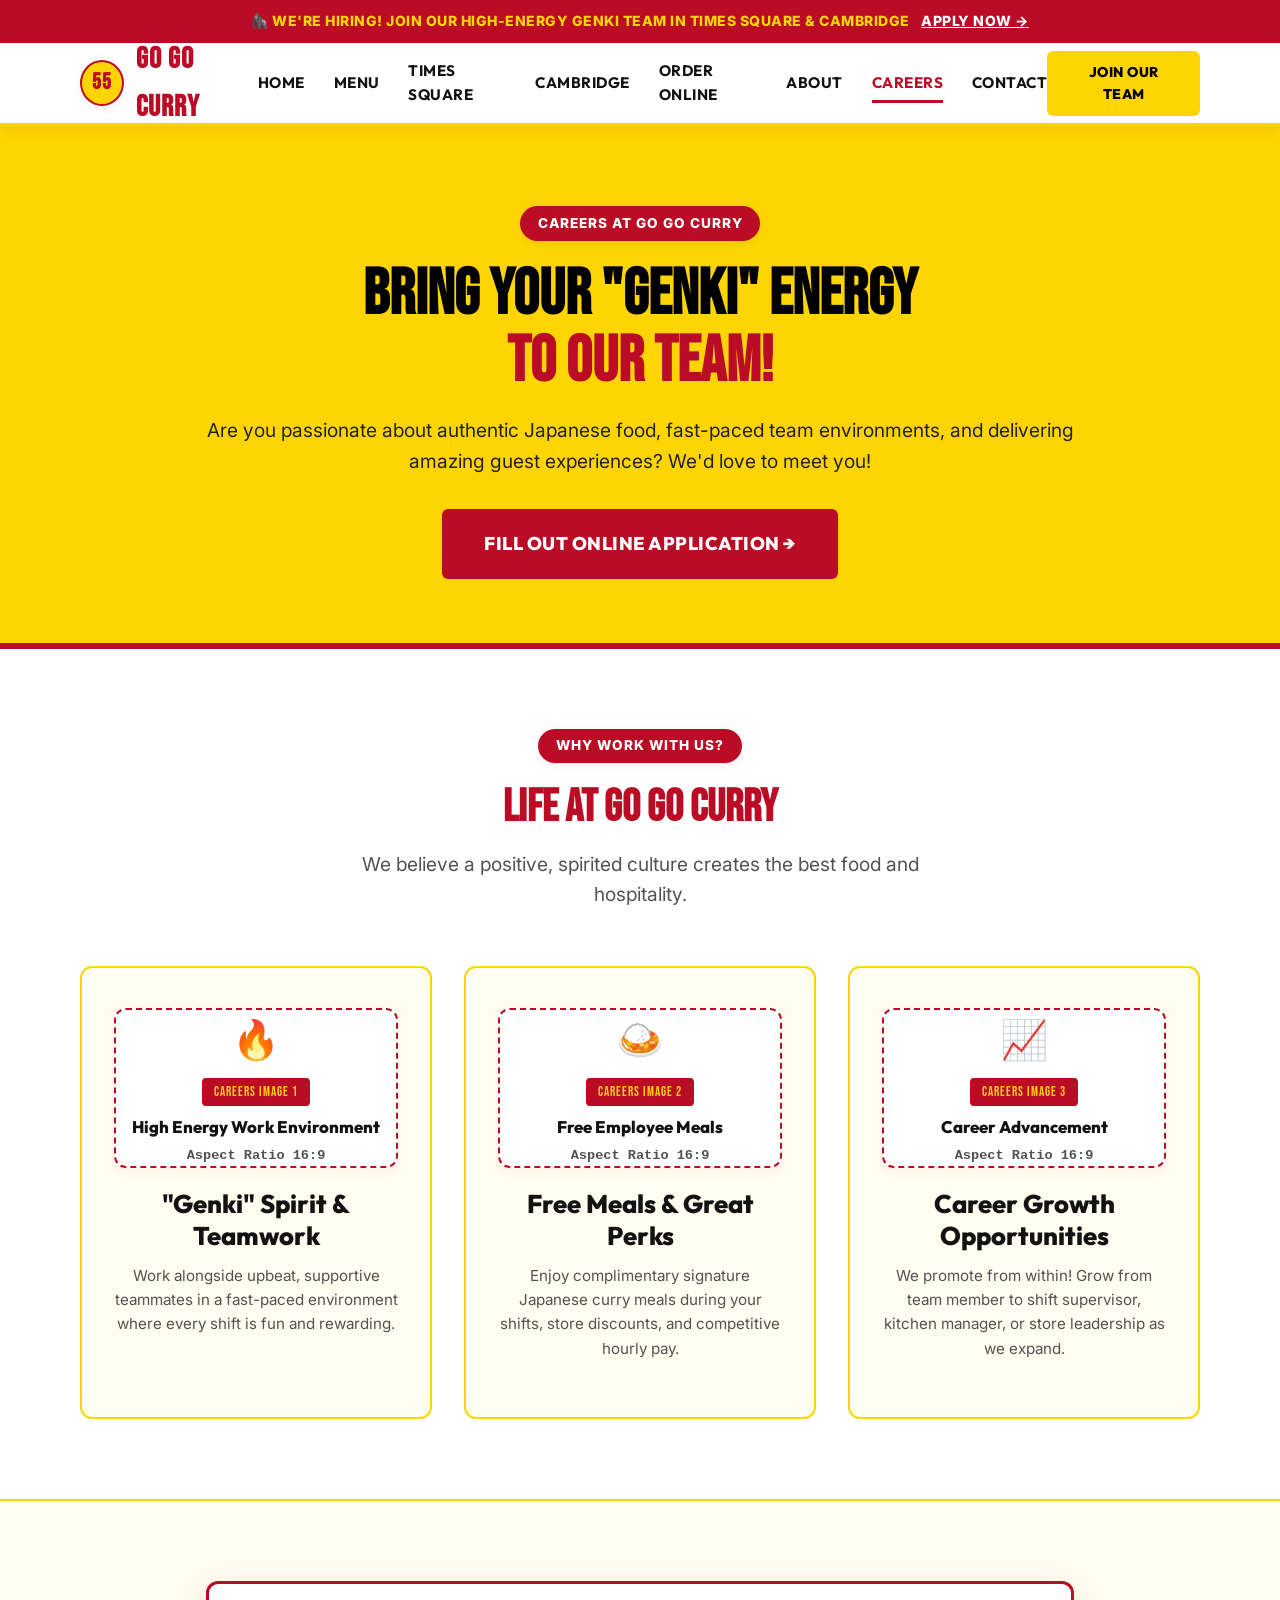
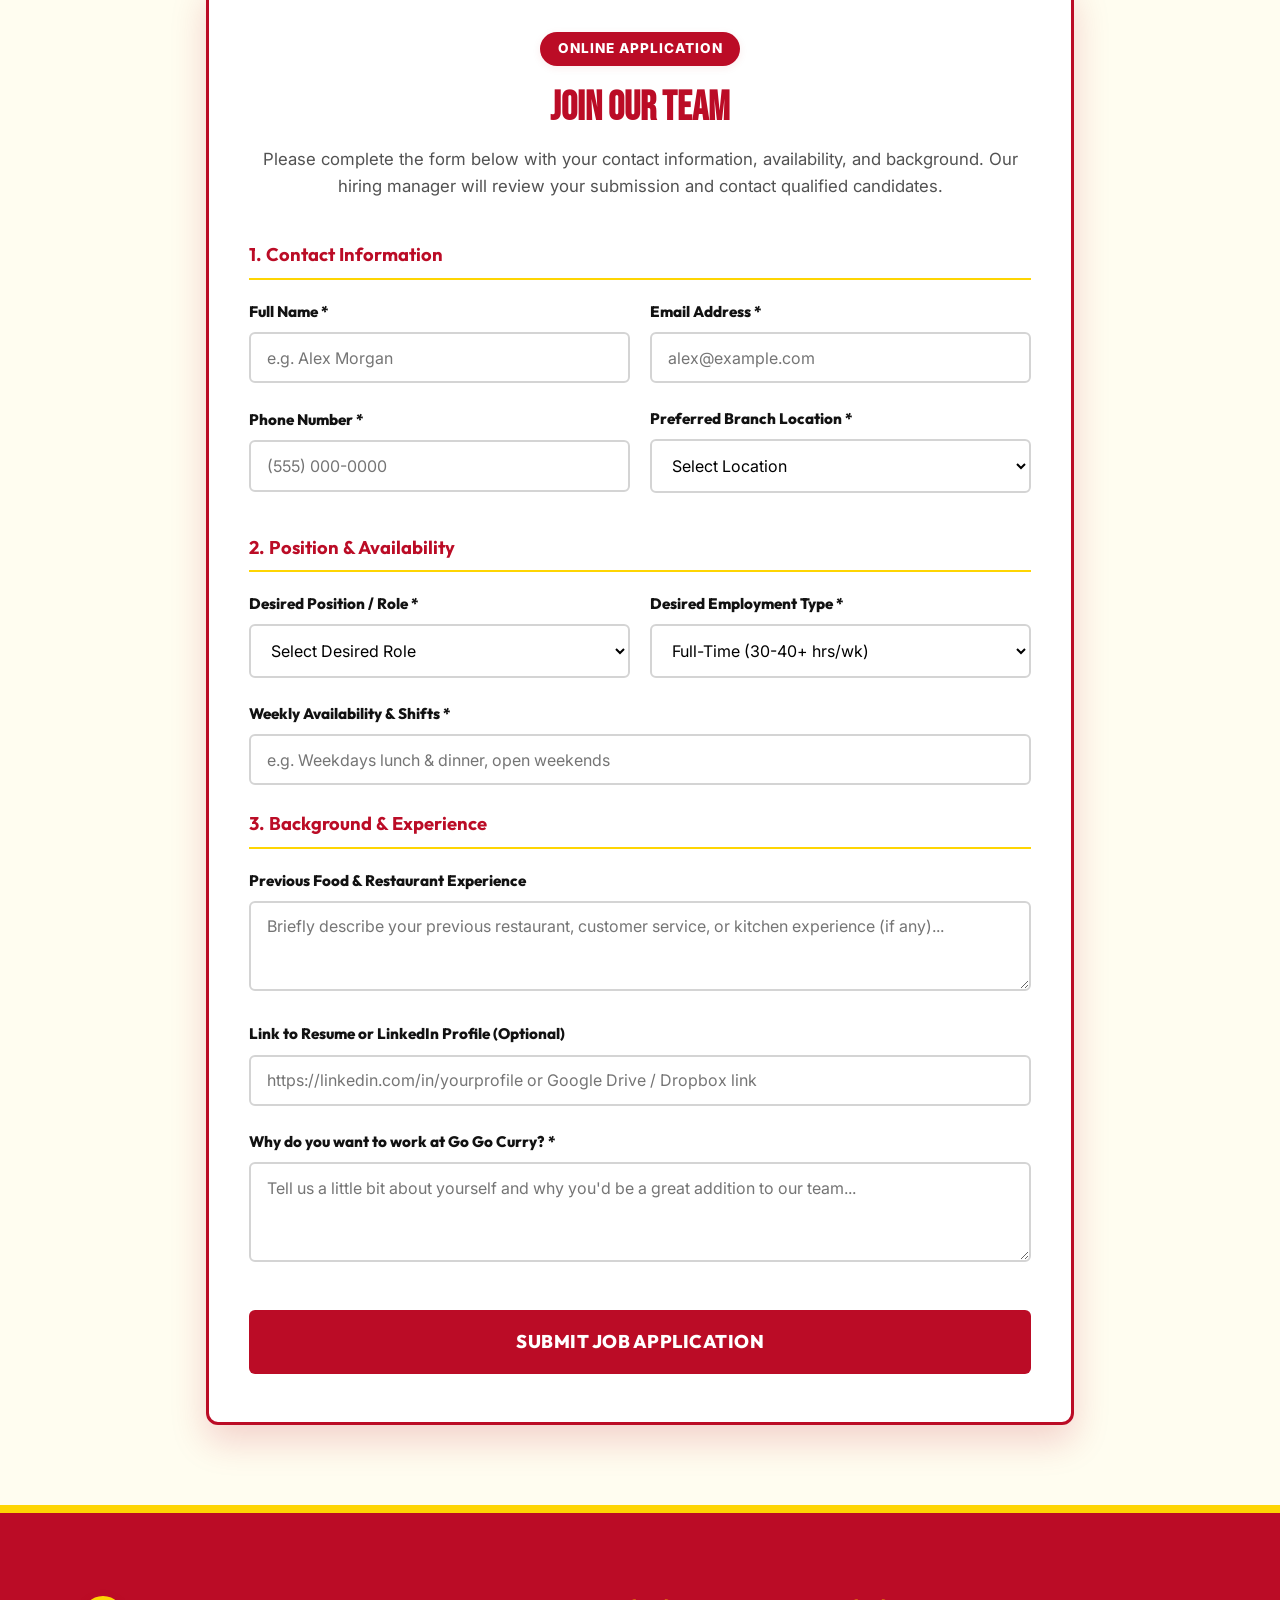
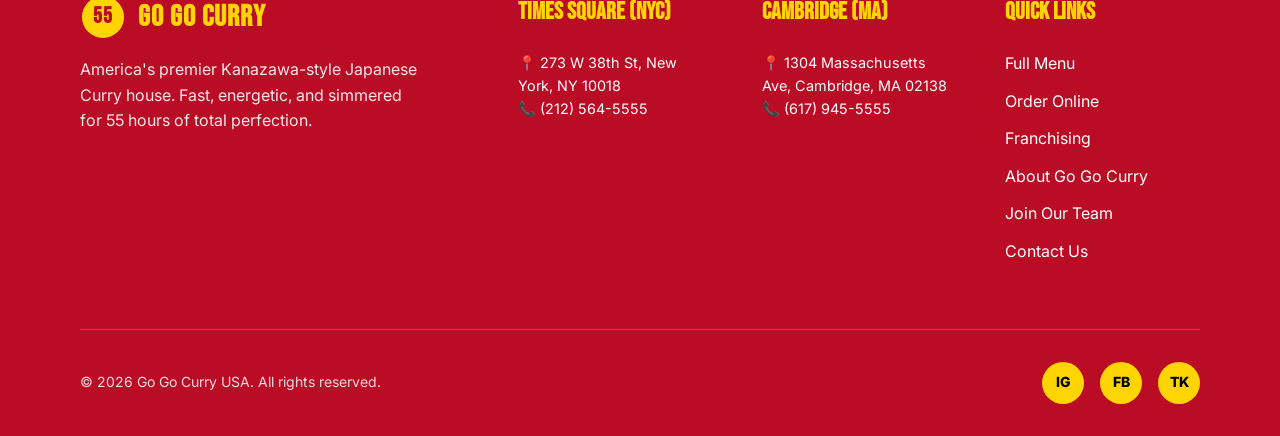
<file: careers.html>
<!DOCTYPE html>
<html lang="en">
<head>
  <meta charset="UTF-8">
  <meta name="viewport" content="width=device-width, initial-scale=1.0">
  <title>Join Our Team — Go Go Curry USA Careers & Job Applications</title>
  <meta name="description" content="Apply to join the Go Go Curry USA team in Times Square, NYC or Cambridge, MA! Submit your job application online for kitchen crew, front of house, and leadership roles.">
  <link rel="stylesheet" href="styles.css">
</head>
<body>

  <!-- Top Announcement Bar -->
  <div class="announcement-bar">
    🦍 WE'RE HIRING! JOIN OUR HIGH-ENERGY GENKI TEAM IN TIMES SQUARE & CAMBRIDGE <a href="#apply-form">APPLY NOW &rarr;</a>
  </div>

  <!-- Header / Navigation -->
  <header class="site-header">
    <div class="container navbar">
      <a href="index.html" class="brand-logo">
        <div class="logo-badge">55</div>
        <span>GO GO CURRY</span>
      </a>

      <nav class="nav-links">
        <a href="index.html" class="nav-link">Home</a>
        <a href="menu.html" class="nav-link">Menu</a>
        <a href="times-square.html" class="nav-link">Times Square</a>
        <a href="cambridge.html" class="nav-link">Cambridge</a>
        <a href="order-online.html" class="nav-link">Order Online</a>
        <a href="about.html" class="nav-link">About</a>
        <a href="careers.html" class="nav-link active">Careers</a>
        <a href="contact.html" class="nav-link">Contact</a>
      </nav>

      <div class="nav-cta">
        <a href="#apply-form" class="btn btn-yellow btn-sm">Join Our Team</a>
      </div>

      <button class="mobile-toggle" id="mobileToggle" aria-label="Toggle Navigation">&#9776;</button>
    </div>
  </header>

  <!-- Mobile Drawer Navigation -->
  <div class="mobile-drawer" id="mobileDrawer">
    <div class="mobile-nav-links">
      <a href="index.html">Home</a>
      <a href="menu.html">Menu</a>
      <a href="times-square.html">Times Square (NYC)</a>
      <a href="cambridge.html">Cambridge (MA)</a>
      <a href="order-online.html">Order Online</a>
      <a href="franchising.html">Franchising</a>
      <a href="about.html">About Us</a>
      <a href="careers.html">Careers</a>
      <a href="contact.html">Contact</a>
    </div>
    <div style="margin-top: 2rem;">
      <a href="#apply-form" class="btn btn-yellow btn-full">Apply Online Now</a>
    </div>
  </div>

  <!-- Careers Hero Header (Vibrant Yellow Background) -->
  <section class="sqs-section bg-yellow text-center" style="padding: 5rem 0 4rem; border-bottom: 6px solid var(--color-red);">
    <div class="container container-narrow">
      <div class="brand-badge red">CAREERS AT GO GO CURRY</div>
      <h1 style="color: var(--color-black);">Bring Your "Genki" Energy <br><span class="text-red">To Our Team!</span></h1>
      <p class="lead" style="color: #222222; margin-bottom: 2rem;">
        Are you passionate about authentic Japanese food, fast-paced team environments, and delivering amazing guest experiences? We'd love to meet you!
      </p>
      <a href="#apply-form" class="btn btn-primary-red btn-lg">Fill Out Online Application &rarr;</a>
    </div>
  </section>

  <!-- Team Culture & Perks Section -->
  <section class="sqs-section bg-white">
    <div class="container">
      <div class="text-center" style="max-width: 650px; margin: 0 auto 3.5rem;">
        <div class="brand-badge red">WHY WORK WITH US?</div>
        <h2 style="color: var(--color-red);">Life At Go Go Curry</h2>
        <p class="lead">We believe a positive, spirited culture creates the best food and hospitality.</p>
      </div>

      <div class="grid-3">
        <!-- Culture 1 -->
        <div style="background: var(--color-yellow-light); border: 2px solid var(--color-yellow); border-radius: var(--radius-md); padding: 2.5rem 2rem; text-align: center;">
          <div class="placeholder-box ratio-16-9" style="margin-bottom: 1.25rem;">
            <div class="placeholder-icon">🔥</div>
            <div class="placeholder-badge">CAREERS IMAGE 1</div>
            <div class="placeholder-title">High Energy Work Environment</div>
            <div class="placeholder-dimensions">Aspect Ratio 16:9</div>
          </div>
          <h3>"Genki" Spirit & Teamwork</h3>
          <p style="color: var(--color-gray-600); font-size: 0.95rem;">
            Work alongside upbeat, supportive teammates in a fast-paced environment where every shift is fun and rewarding.
          </p>
        </div>

        <!-- Culture 2 -->
        <div style="background: var(--color-yellow-light); border: 2px solid var(--color-yellow); border-radius: var(--radius-md); padding: 2.5rem 2rem; text-align: center;">
          <div class="placeholder-box ratio-16-9" style="margin-bottom: 1.25rem;">
            <div class="placeholder-icon">🍛</div>
            <div class="placeholder-badge">CAREERS IMAGE 2</div>
            <div class="placeholder-title">Free Employee Meals</div>
            <div class="placeholder-dimensions">Aspect Ratio 16:9</div>
          </div>
          <h3>Free Meals & Great Perks</h3>
          <p style="color: var(--color-gray-600); font-size: 0.95rem;">
            Enjoy complimentary signature Japanese curry meals during your shifts, store discounts, and competitive hourly pay.
          </p>
        </div>

        <!-- Culture 3 -->
        <div style="background: var(--color-yellow-light); border: 2px solid var(--color-yellow); border-radius: var(--radius-md); padding: 2.5rem 2rem; text-align: center;">
          <div class="placeholder-box ratio-16-9" style="margin-bottom: 1.25rem;">
            <div class="placeholder-icon">📈</div>
            <div class="placeholder-badge">CAREERS IMAGE 3</div>
            <div class="placeholder-title">Career Advancement</div>
            <div class="placeholder-dimensions">Aspect Ratio 16:9</div>
          </div>
          <h3>Career Growth Opportunities</h3>
          <p style="color: var(--color-gray-600); font-size: 0.95rem;">
            We promote from within! Grow from team member to shift supervisor, kitchen manager, or store leadership as we expand.
          </p>
        </div>
      </div>
    </div>
  </section>

  <!-- Job Applicant Information Collection Form Section -->
  <section class="sqs-section bg-yellow-light" id="apply-form" style="border-top: 2px solid var(--color-yellow);">
    <div class="container container-narrow">
      
      <div style="background: var(--color-white); border: 3px solid var(--color-red); padding: 3rem 2.5rem; border-radius: var(--radius-md); box-shadow: var(--shadow-lg);">
        <div class="text-center" style="margin-bottom: 2.5rem;">
          <div class="brand-badge red">ONLINE APPLICATION</div>
          <h2 style="color: var(--color-red); font-size: 2.5rem;">Join Our Team</h2>
          <p style="color: var(--color-gray-600); font-size: 1.05rem;">
            Please complete the form below with your contact information, availability, and background. Our hiring manager will review your submission and contact qualified candidates.
          </p>
        </div>

        <form id="careersApplicationForm">
          
          <!-- Personal Information -->
          <h4 style="color: var(--color-red); border-bottom: 2px solid var(--color-yellow); padding-bottom: 0.5rem; margin-bottom: 1.25rem;">1. Contact Information</h4>
          
          <div class="grid-2" style="gap: 1.25rem; margin-bottom: 0;">
            <div class="form-group">
              <label class="form-label" for="applicantFullName">Full Name *</label>
              <input type="text" id="applicantFullName" class="form-input" placeholder="e.g. Alex Morgan" required>
            </div>

            <div class="form-group">
              <label class="form-label" for="applicantEmail">Email Address *</label>
              <input type="email" id="applicantEmail" class="form-input" placeholder="alex@example.com" required>
            </div>
          </div>

          <div class="grid-2" style="gap: 1.25rem; margin-bottom: 0;">
            <div class="form-group">
              <label class="form-label" for="applicantPhone">Phone Number *</label>
              <input type="tel" id="applicantPhone" class="form-input" placeholder="(555) 000-0000" required>
            </div>

            <div class="form-group">
              <label class="form-label" for="preferredLocation">Preferred Branch Location *</label>
              <select id="preferredLocation" class="form-select" required>
                <option value="" disabled selected>Select Location</option>
                <option value="times-square">Times Square (NYC)</option>
                <option value="cambridge">Cambridge (MA)</option>
                <option value="either">Either Location</option>
              </select>
            </div>
          </div>

          <!-- Position & Availability -->
          <h4 style="color: var(--color-red); border-bottom: 2px solid var(--color-yellow); padding-bottom: 0.5rem; margin-top: 1rem; margin-bottom: 1.25rem;">2. Position & Availability</h4>

          <div class="grid-2" style="gap: 1.25rem; margin-bottom: 0;">
            <div class="form-group">
              <label class="form-label" for="desiredPosition">Desired Position / Role *</label>
              <select id="desiredPosition" class="form-select" required>
                <option value="" disabled selected>Select Desired Role</option>
                <option value="front-of-house">Front of House / Counter Team Member</option>
                <option value="kitchen-crew">Kitchen Crew / Line Cook</option>
                <option value="shift-leader">Shift Supervisor / Leader</option>
                <option value="store-management">Assistant / Store Manager</option>
                <option value="general-application">General Application (Any Role)</option>
              </select>
            </div>

            <div class="form-group">
              <label class="form-label" for="employmentType">Desired Employment Type *</label>
              <select id="employmentType" class="form-select" required>
                <option value="full-time">Full-Time (30-40+ hrs/wk)</option>
                <option value="part-time">Part-Time (15-30 hrs/wk)</option>
                <option value="flexible">Flexible / Student Hours</option>
              </select>
            </div>
          </div>

          <div class="form-group">
            <label class="form-label" for="workAvailability">Weekly Availability & Shifts *</label>
            <input type="text" id="workAvailability" class="form-input" placeholder="e.g. Weekdays lunch & dinner, open weekends" required>
          </div>

          <!-- Experience & Resume -->
          <h4 style="color: var(--color-red); border-bottom: 2px solid var(--color-yellow); padding-bottom: 0.5rem; margin-top: 1rem; margin-bottom: 1.25rem;">3. Background & Experience</h4>

          <div class="form-group">
            <label class="form-label" for="restaurantExperience">Previous Food & Restaurant Experience</label>
            <textarea id="restaurantExperience" class="form-textarea" style="min-height: 90px;" placeholder="Briefly describe your previous restaurant, customer service, or kitchen experience (if any)..."></textarea>
          </div>

          <div class="form-group">
            <label class="form-label" for="resumeLink">Link to Resume or LinkedIn Profile (Optional)</label>
            <input type="url" id="resumeLink" class="form-input" placeholder="https://linkedin.com/in/yourprofile or Google Drive / Dropbox link">
          </div>

          <div class="form-group">
            <label class="form-label" for="applicantNotes">Why do you want to work at Go Go Curry? *</label>
            <textarea id="applicantNotes" class="form-textarea" style="min-height: 100px;" placeholder="Tell us a little bit about yourself and why you'd be a great addition to our team..." required></textarea>
          </div>

          <button type="submit" class="btn btn-primary-red btn-full btn-lg" style="margin-top: 1rem;">Submit Job Application</button>
        </form>
      </div>

    </div>
  </section>

  <!-- Footer -->
  <footer class="site-footer">
    <div class="container">
      <div class="footer-grid">
        <div class="footer-brand">
          <a href="index.html" class="brand-logo" style="color: var(--color-white);">
            <div class="logo-badge">55</div>
            <span style="color: var(--color-yellow);">GO GO CURRY</span>
          </a>
          <p>America's premier Kanazawa-style Japanese Curry house. Fast, energetic, and simmered for 55 hours of total perfection.</p>
        </div>
        <div>
          <h4 class="footer-heading">Times Square (NYC)</h4>
          <p style="font-size: 0.9rem; color: var(--color-white);">📍 273 W 38th St, New York, NY 10018<br>📞 (212) 564-5555</p>
        </div>
        <div>
          <h4 class="footer-heading">Cambridge (MA)</h4>
          <p style="font-size: 0.9rem; color: var(--color-white);">📍 1304 Massachusetts Ave, Cambridge, MA 02138<br>📞 (617) 945-5555</p>
        </div>
        <div>
          <h4 class="footer-heading">Quick Links</h4>
          <div class="footer-links">
            <a href="menu.html">Full Menu</a>
            <a href="order-online.html">Order Online</a>
            <a href="franchising.html">Franchising</a>
            <a href="about.html">About Go Go Curry</a>
            <a href="careers.html">Join Our Team</a>
            <a href="contact.html">Contact Us</a>
          </div>
        </div>
      </div>
      <div class="footer-bottom">
        <div>&copy; 2026 Go Go Curry USA. All rights reserved.</div>
        <div class="social-links">
          <a href="#" class="social-icon">IG</a>
          <a href="#" class="social-icon">FB</a>
          <a href="#" class="social-icon">TK</a>
        </div>
      </div>
    </div>
  </footer>

  <script src="script.js"></script>
</body>
</html>
</file>
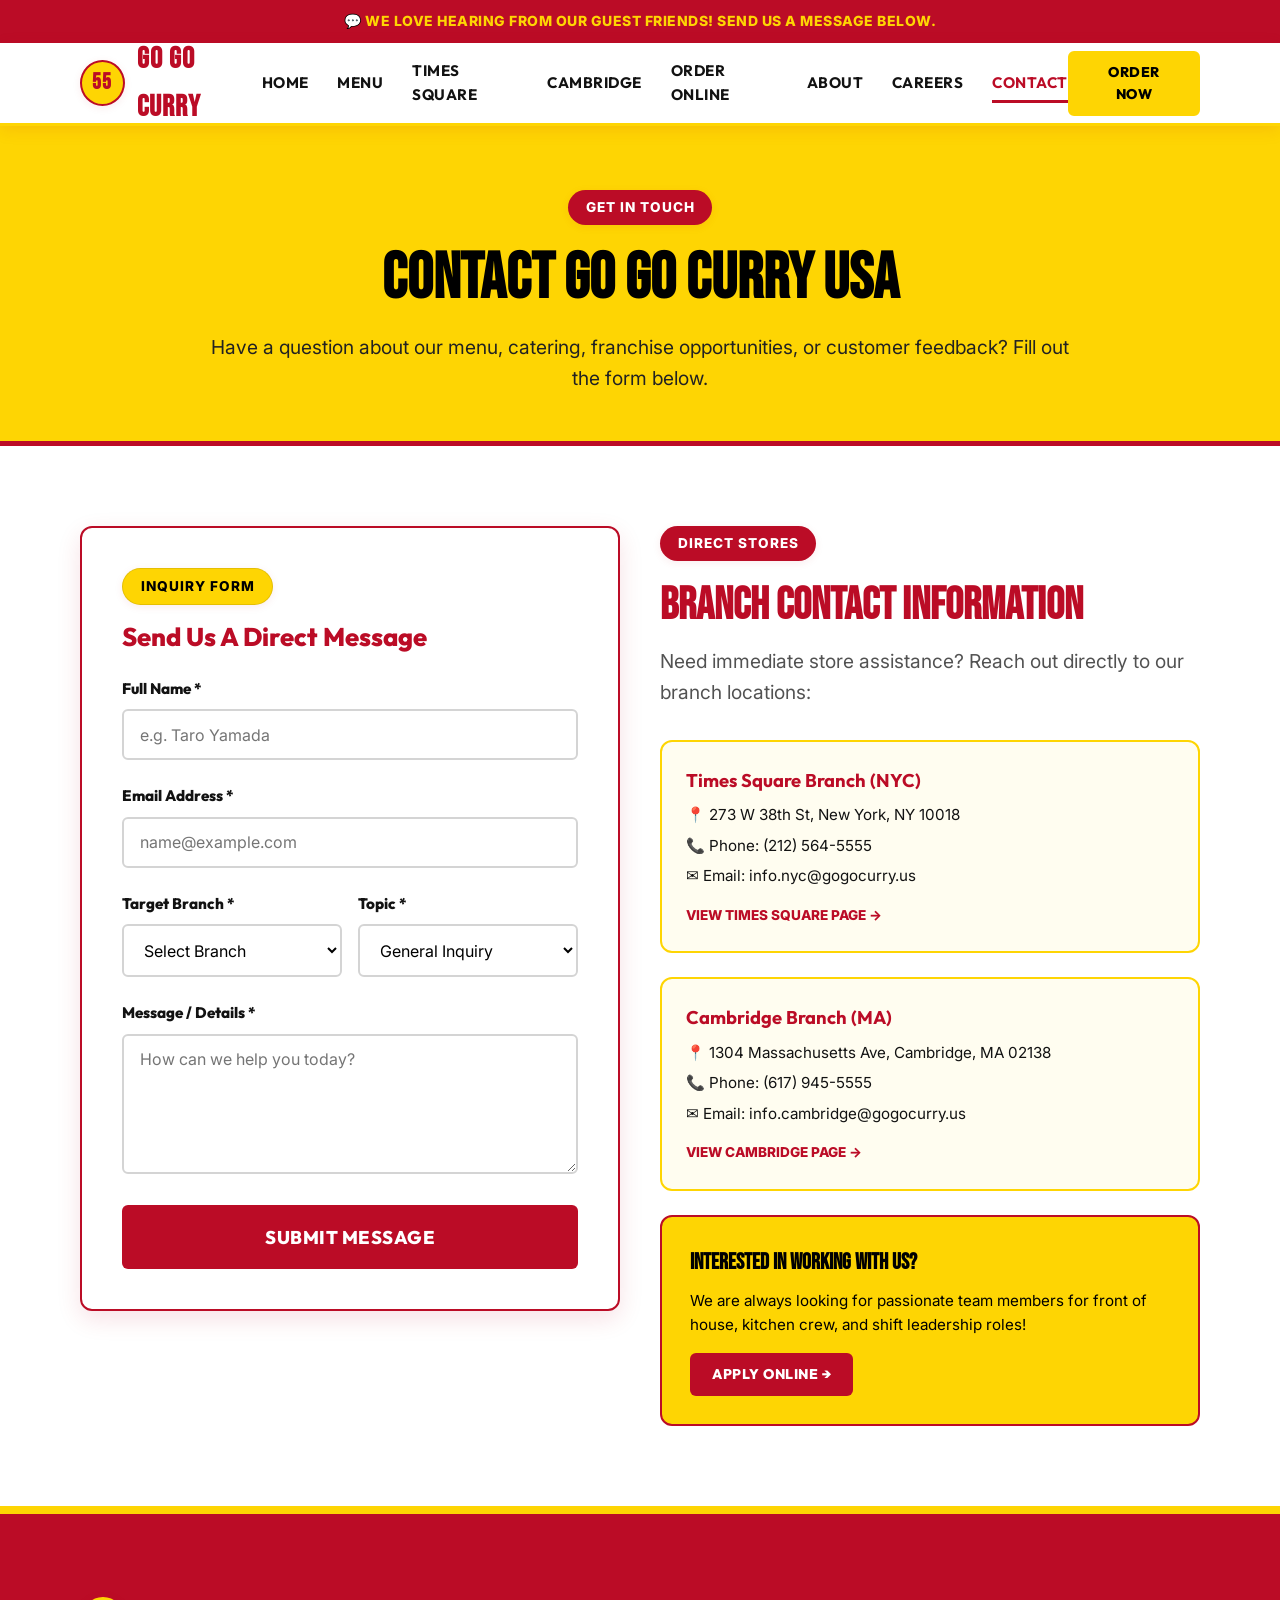
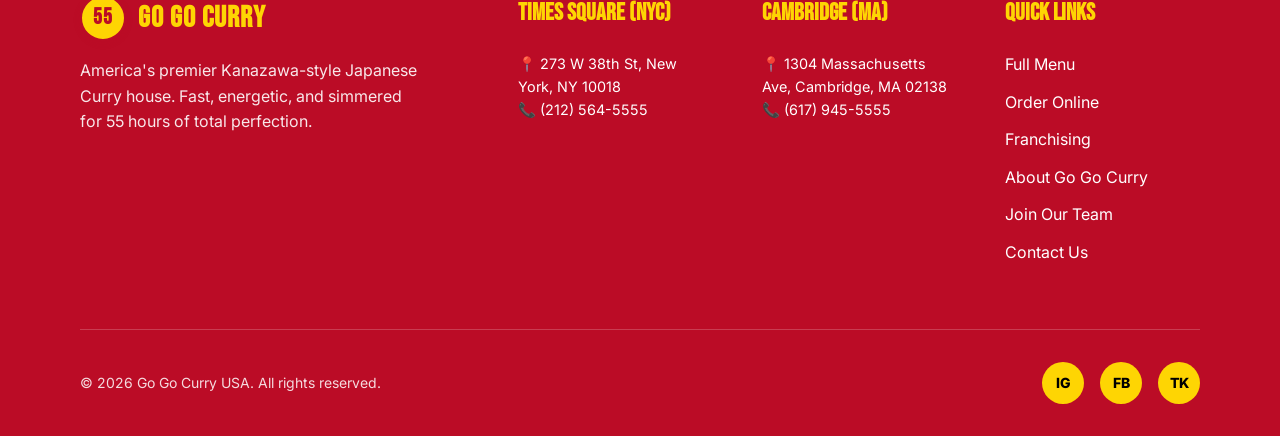
<file: contact.html>
<!DOCTYPE html>
<html lang="en">
<head>
  <meta charset="UTF-8">
  <meta name="viewport" content="width=device-width, initial-scale=1.0">
  <title>Contact Us — Go Go Curry USA Customer Inquiry & Feedback</title>
  <meta name="description" content="Get in touch with Go Go Curry USA! Submit inquiries, feedback, catering requests, or franchise questions for our Times Square or Cambridge branches.">
  <link rel="stylesheet" href="styles.css">
</head>
<body>

  <!-- Top Announcement Bar -->
  <div class="announcement-bar">
    💬 WE LOVE HEARING FROM OUR GUEST FRIENDS! SEND US A MESSAGE BELOW.
  </div>

  <!-- Header / Navigation -->
  <header class="site-header">
    <div class="container navbar">
      <a href="index.html" class="brand-logo">
        <div class="logo-badge">55</div>
        <span>GO GO CURRY</span>
      </a>

      <nav class="nav-links">
        <a href="index.html" class="nav-link">Home</a>
        <a href="menu.html" class="nav-link">Menu</a>
        <a href="times-square.html" class="nav-link">Times Square</a>
        <a href="cambridge.html" class="nav-link">Cambridge</a>
        <a href="order-online.html" class="nav-link">Order Online</a>
        <a href="about.html" class="nav-link">About</a>
        <a href="careers.html" class="nav-link">Careers</a>
        <a href="contact.html" class="nav-link active">Contact</a>
      </nav>

      <div class="nav-cta">
        <a href="order-online.html" class="btn btn-yellow btn-sm">Order Now</a>
      </div>

      <button class="mobile-toggle" id="mobileToggle" aria-label="Toggle Navigation">&#9776;</button>
    </div>
  </header>

  <!-- Mobile Drawer Navigation -->
  <div class="mobile-drawer" id="mobileDrawer">
    <div class="mobile-nav-links">
      <a href="index.html">Home</a>
      <a href="menu.html">Menu</a>
      <a href="times-square.html">Times Square (NYC)</a>
      <a href="cambridge.html">Cambridge (MA)</a>
      <a href="order-online.html">Order Online</a>
      <a href="franchising.html">Franchising</a>
      <a href="about.html">About Us</a>
      <a href="careers.html">Careers</a>
      <a href="contact.html">Contact</a>
    </div>
  </div>

  <!-- Contact Hero Header (GoGo Yellow) -->
  <section class="sqs-section bg-yellow text-center" style="padding: 4rem 0 3rem; border-bottom: 5px solid var(--color-red);">
    <div class="container container-narrow">
      <div class="brand-badge red">GET IN TOUCH</div>
      <h1 style="color: var(--color-black);">Contact Go Go Curry USA</h1>
      <p class="lead" style="color: #222222; margin: 0 auto;">
        Have a question about our menu, catering, franchise opportunities, or customer feedback? Fill out the form below.
      </p>
    </div>
  </section>

  <!-- Main Contact Section -->
  <section class="sqs-section bg-white">
    <div class="container grid-2" style="align-items: start;">
      
      <!-- Contact Form Block -->
      <div style="background: var(--color-white); border: 2px solid var(--color-red); padding: 2.5rem; border-radius: var(--radius-md); box-shadow: var(--shadow-md);">
        <div class="brand-badge" style="margin-bottom: 1rem;">INQUIRY FORM</div>
        <h3 style="margin-bottom: 1.5rem; color: var(--color-red);">Send Us A Direct Message</h3>

        <form id="squarespaceContactForm">
          <div class="form-group">
            <label class="form-label" for="fullName">Full Name *</label>
            <input type="text" id="fullName" class="form-input" placeholder="e.g. Taro Yamada" required>
          </div>

          <div class="form-group">
            <label class="form-label" for="emailAddress">Email Address *</label>
            <input type="email" id="emailAddress" class="form-input" placeholder="name@example.com" required>
          </div>

          <div class="grid-2" style="gap: 1rem; margin-bottom: 0;">
            <div class="form-group">
              <label class="form-label" for="branchSelect">Target Branch *</label>
              <select id="branchSelect" class="form-select" required>
                <option value="" disabled selected>Select Branch</option>
                <option value="times-square">Times Square (NYC)</option>
                <option value="cambridge">Cambridge (MA)</option>
                <option value="general">General / Headquarters</option>
              </select>
            </div>

            <div class="form-group">
              <label class="form-label" for="topicSelect">Topic *</label>
              <select id="topicSelect" class="form-select" required>
                <option value="general">General Inquiry</option>
                <option value="feedback">Customer Feedback</option>
                <option value="catering">Catering & Events</option>
                <option value="franchise">Franchise Opportunity</option>
                <option value="press">Press & Media</option>
              </select>
            </div>
          </div>

          <div class="form-group">
            <label class="form-label" for="messageContent">Message / Details *</label>
            <textarea id="messageContent" class="form-textarea" placeholder="How can we help you today?" required></textarea>
          </div>

          <button type="submit" class="btn btn-primary-red btn-full btn-lg">Submit Message</button>
        </form>
      </div>

      <!-- Direct Contact Details & Store Cards -->
      <div>
        <div style="margin-bottom: 2rem;">
          <div class="brand-badge red">DIRECT STORES</div>
          <h2 style="color: var(--color-red);">Branch Contact Information</h2>
          <p class="lead">Need immediate store assistance? Reach out directly to our branch locations:</p>
        </div>

        <!-- Times Square Store Card -->
        <div style="background: var(--color-yellow-light); border: 2px solid var(--color-yellow); border-radius: var(--radius-md); padding: 1.5rem; margin-bottom: 1.5rem;">
          <h4 style="color: var(--color-red); margin-bottom: 0.5rem;">Times Square Branch (NYC)</h4>
          <p style="font-size: 0.95rem; margin-bottom: 0.4rem;">📍 273 W 38th St, New York, NY 10018</p>
          <p style="font-size: 0.95rem; margin-bottom: 0.4rem;">📞 Phone: (212) 564-5555</p>
          <p style="font-size: 0.95rem; margin-bottom: 0.8rem;">✉️ Email: info.nyc@gogocurry.us</p>
          <a href="times-square.html" style="font-size: 0.85rem; font-weight: 800; color: var(--color-red); text-transform: uppercase;">View Times Square Page &rarr;</a>
        </div>

        <!-- Cambridge Store Card -->
        <div style="background: var(--color-yellow-light); border: 2px solid var(--color-yellow); border-radius: var(--radius-md); padding: 1.5rem; margin-bottom: 1.5rem;">
          <h4 style="color: var(--color-red); margin-bottom: 0.5rem;">Cambridge Branch (MA)</h4>
          <p style="font-size: 0.95rem; margin-bottom: 0.4rem;">📍 1304 Massachusetts Ave, Cambridge, MA 02138</p>
          <p style="font-size: 0.95rem; margin-bottom: 0.4rem;">📞 Phone: (617) 945-5555</p>
          <p style="font-size: 0.95rem; margin-bottom: 0.8rem;">✉️ Email: info.cambridge@gogocurry.us</p>
          <a href="cambridge.html" style="font-size: 0.85rem; font-weight: 800; color: var(--color-red); text-transform: uppercase;">View Cambridge Page &rarr;</a>
        </div>

        <!-- Join Our Team Callout Box -->
        <div style="background: var(--color-yellow); color: var(--color-black); border: 2px solid var(--color-red); padding: 1.75rem; border-radius: var(--radius-md);">
          <h4 style="font-family: var(--font-heading); font-size: 1.4rem; text-transform: uppercase; margin-bottom: 0.5rem;">Interested in Working With Us?</h4>
          <p style="font-size: 0.95rem; margin-bottom: 1rem;">
            We are always looking for passionate team members for front of house, kitchen crew, and shift leadership roles!
          </p>
          <a href="careers.html" class="btn btn-primary-red btn-sm">Apply Online &rarr;</a>
        </div>

      </div>
    </div>
  </section>

  <!-- Footer -->
  <footer class="site-footer">
    <div class="container">
      <div class="footer-grid">
        <div class="footer-brand">
          <a href="index.html" class="brand-logo" style="color: var(--color-white);">
            <div class="logo-badge">55</div>
            <span style="color: var(--color-yellow);">GO GO CURRY</span>
          </a>
          <p>America's premier Kanazawa-style Japanese Curry house. Fast, energetic, and simmered for 55 hours of total perfection.</p>
        </div>
        <div>
          <h4 class="footer-heading">Times Square (NYC)</h4>
          <p style="font-size: 0.9rem; color: var(--color-white);">📍 273 W 38th St, New York, NY 10018<br>📞 (212) 564-5555</p>
        </div>
        <div>
          <h4 class="footer-heading">Cambridge (MA)</h4>
          <p style="font-size: 0.9rem; color: var(--color-white);">📍 1304 Massachusetts Ave, Cambridge, MA 02138<br>📞 (617) 945-5555</p>
        </div>
        <div>
          <h4 class="footer-heading">Quick Links</h4>
          <div class="footer-links">
            <a href="menu.html">Full Menu</a>
            <a href="order-online.html">Order Online</a>
            <a href="franchising.html">Franchising</a>
            <a href="about.html">About Go Go Curry</a>
            <a href="careers.html">Join Our Team</a>
            <a href="contact.html">Contact Us</a>
          </div>
        </div>
      </div>
      <div class="footer-bottom">
        <div>&copy; 2026 Go Go Curry USA. All rights reserved.</div>
        <div class="social-links">
          <a href="#" class="social-icon">IG</a>
          <a href="#" class="social-icon">FB</a>
          <a href="#" class="social-icon">TK</a>
        </div>
      </div>
    </div>
  </footer>

  <script src="script.js"></script>
  <script>
    const urlParams = new URLSearchParams(window.location.search);
    const topic = urlParams.get('topic');
    if (topic) {
      const topicSelect = document.getElementById('topicSelect');
      if (topicSelect) topicSelect.value = topic;
    }
  </script>
</body>
</html>
</file>
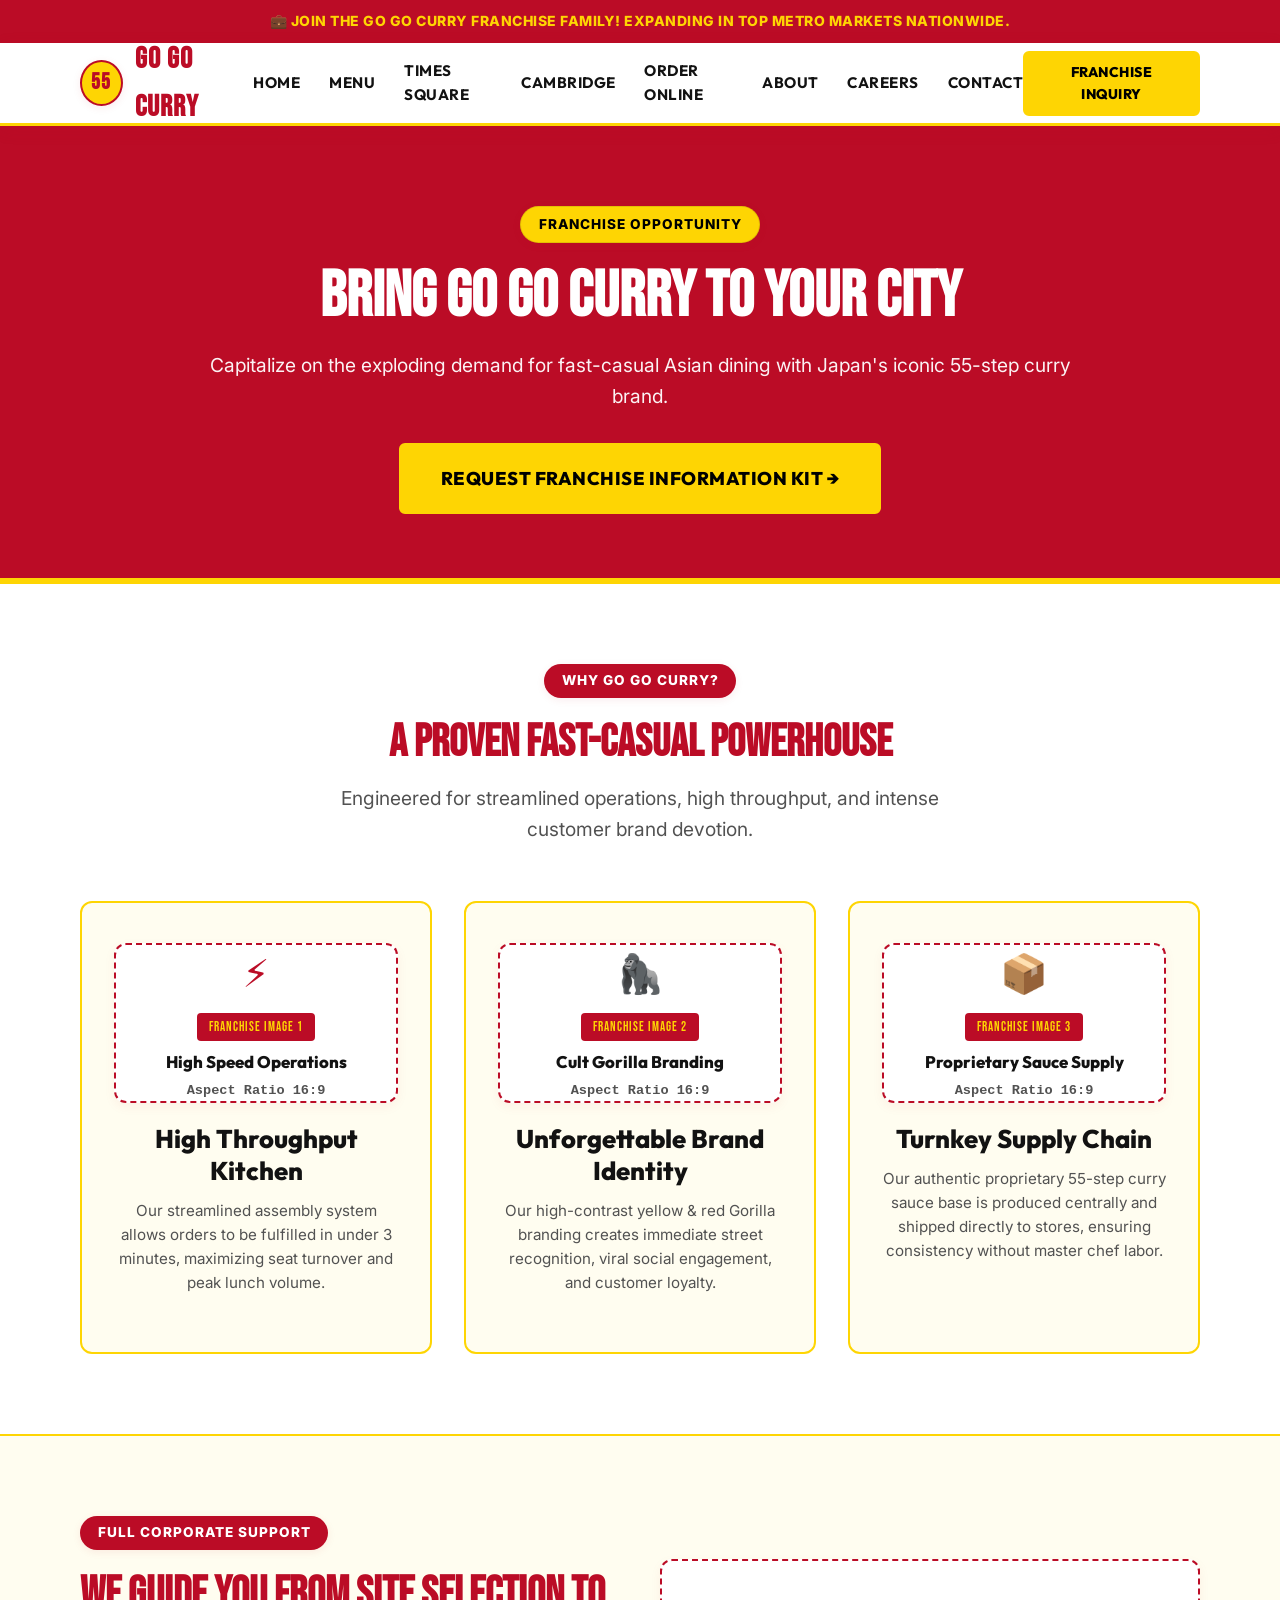
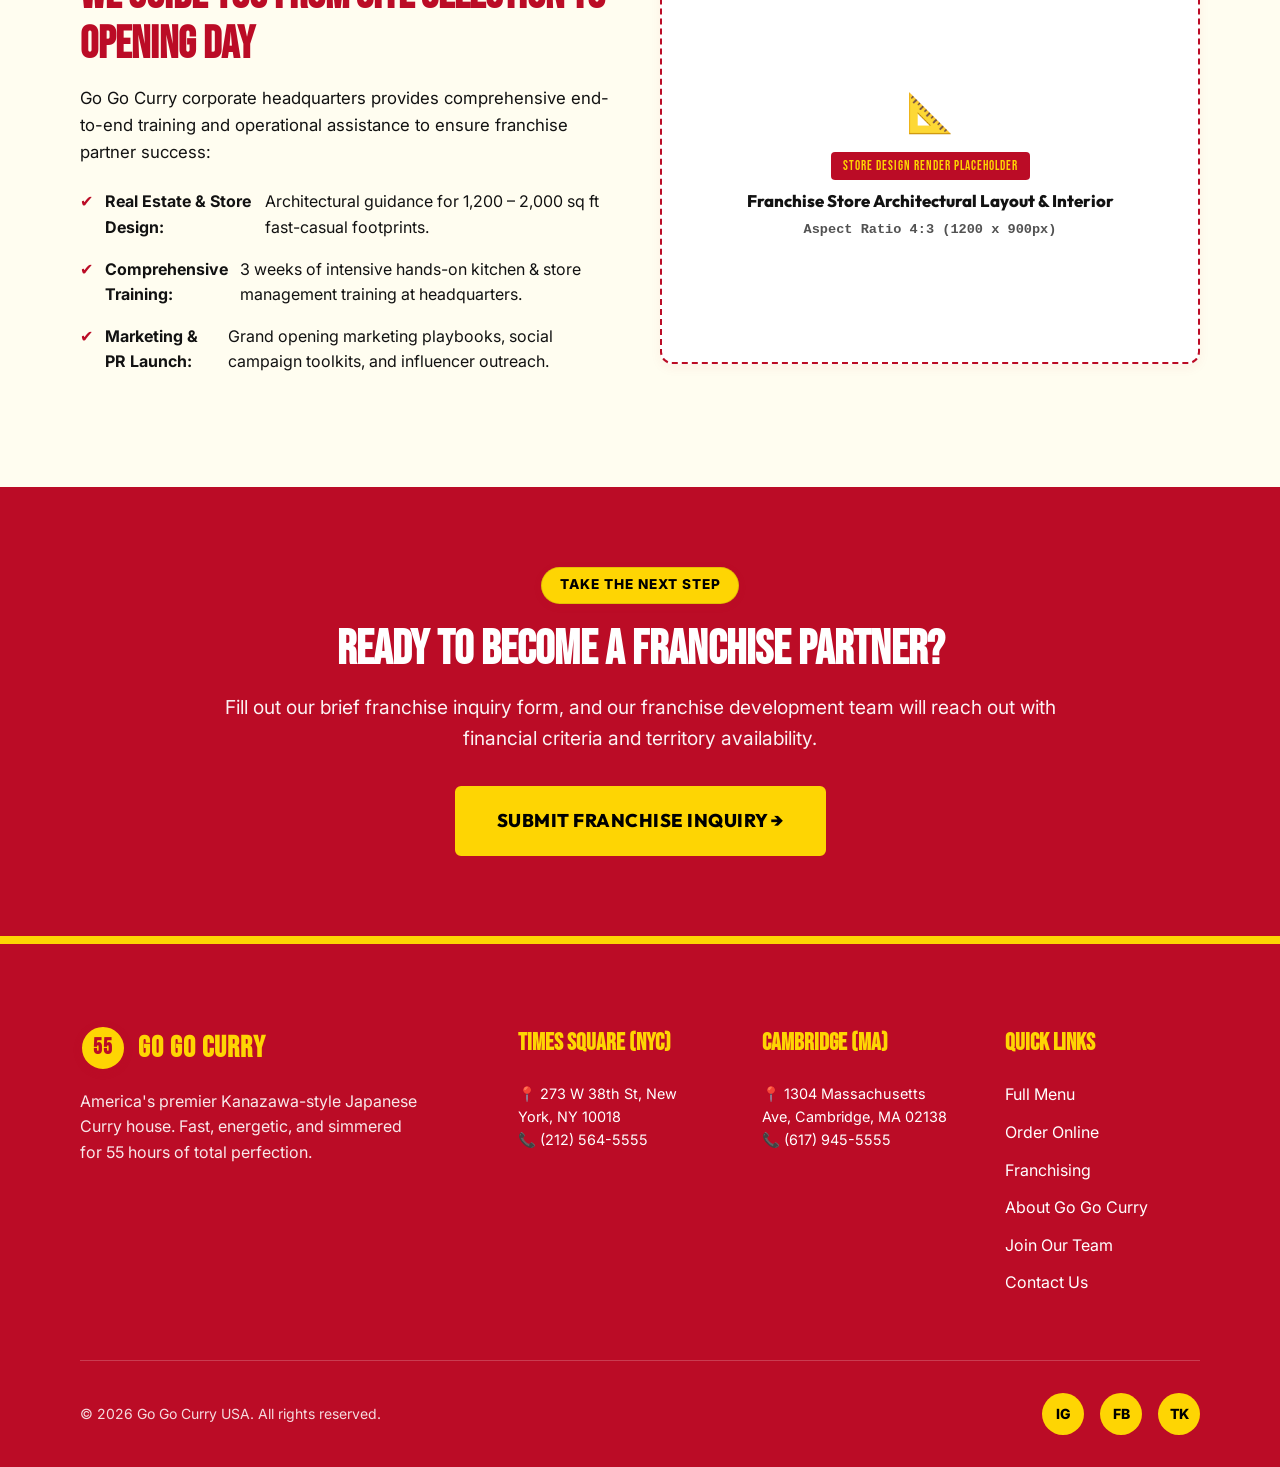
<file: franchising.html>
<!DOCTYPE html>
<html lang="en">
<head>
  <meta charset="UTF-8">
  <meta name="viewport" content="width=device-width, initial-scale=1.0">
  <title>Franchising — Go Go Curry USA Franchise Opportunity</title>
  <meta name="description" content="Own a Go Go Curry franchise in the USA! Bring authentic Kanazawa Japanese curry to your city with a proven fast-casual operational system and high brand loyalty.">
  <link rel="stylesheet" href="styles.css">
</head>
<body>

  <!-- Top Announcement Bar -->
  <div class="announcement-bar">
    💼 JOIN THE GO GO CURRY FRANCHISE FAMILY! EXPANDING IN TOP METRO MARKETS NATIONWIDE.
  </div>

  <!-- Header / Navigation -->
  <header class="site-header">
    <div class="container navbar">
      <a href="index.html" class="brand-logo">
        <div class="logo-badge">55</div>
        <span>GO GO CURRY</span>
      </a>

      <nav class="nav-links">
        <a href="index.html" class="nav-link">Home</a>
        <a href="menu.html" class="nav-link">Menu</a>
        <a href="times-square.html" class="nav-link">Times Square</a>
        <a href="cambridge.html" class="nav-link">Cambridge</a>
        <a href="order-online.html" class="nav-link">Order Online</a>
        <a href="about.html" class="nav-link">About</a>
        <a href="careers.html" class="nav-link">Careers</a>
        <a href="contact.html" class="nav-link">Contact</a>
      </nav>

      <div class="nav-cta">
        <a href="contact.html?topic=franchise" class="btn btn-yellow btn-sm">Franchise Inquiry</a>
      </div>

      <button class="mobile-toggle" id="mobileToggle" aria-label="Toggle Navigation">&#9776;</button>
    </div>
  </header>

  <!-- Mobile Drawer Navigation -->
  <div class="mobile-drawer" id="mobileDrawer">
    <div class="mobile-nav-links">
      <a href="index.html">Home</a>
      <a href="menu.html">Menu</a>
      <a href="times-square.html">Times Square (NYC)</a>
      <a href="cambridge.html">Cambridge (MA)</a>
      <a href="order-online.html">Order Online</a>
      <a href="franchising.html">Franchising</a>
      <a href="about.html">About Us</a>
      <a href="careers.html">Careers</a>
      <a href="contact.html">Contact</a>
    </div>
  </div>

  <!-- Franchise Hero Header -->
  <section class="sqs-section bg-red text-center" style="padding: 5rem 0 4rem; border-bottom: 6px solid var(--color-yellow);">
    <div class="container container-narrow">
      <div class="brand-badge" style="background: var(--color-yellow); color: var(--color-black);">FRANCHISE OPPORTUNITY</div>
      <h1 style="color: var(--color-white);">Bring Go Go Curry To Your City</h1>
      <p class="lead" style="color: rgba(255, 255, 255, 0.95); margin-bottom: 2rem;">
        Capitalize on the exploding demand for fast-casual Asian dining with Japan's iconic 55-step curry brand.
      </p>
      <a href="contact.html?topic=franchise" class="btn btn-yellow btn-lg">Request Franchise Information Kit &rarr;</a>
    </div>
  </section>

  <!-- Franchise Value Pillars -->
  <section class="sqs-section bg-white">
    <div class="container">
      <div class="text-center" style="max-width: 650px; margin: 0 auto 3.5rem;">
        <div class="brand-badge red">WHY GO GO CURRY?</div>
        <h2 style="color: var(--color-red);">A Proven Fast-Casual Powerhouse</h2>
        <p class="lead">Engineered for streamlined operations, high throughput, and intense customer brand devotion.</p>
      </div>

      <div class="grid-3">
        <div style="background: var(--color-yellow-light); border: 2px solid var(--color-yellow); border-radius: var(--radius-md); padding: 2.5rem 2rem; text-align: center;">
          <div class="placeholder-box ratio-16-9" style="margin-bottom: 1.25rem;">
            <div class="placeholder-icon">⚡</div>
            <div class="placeholder-badge">FRANCHISE IMAGE 1</div>
            <div class="placeholder-title">High Speed Operations</div>
            <div class="placeholder-dimensions">Aspect Ratio 16:9</div>
          </div>
          <h3>High Throughput Kitchen</h3>
          <p style="color: var(--color-gray-600); font-size: 0.95rem;">
            Our streamlined assembly system allows orders to be fulfilled in under 3 minutes, maximizing seat turnover and peak lunch volume.
          </p>
        </div>

        <div style="background: var(--color-yellow-light); border: 2px solid var(--color-yellow); border-radius: var(--radius-md); padding: 2.5rem 2rem; text-align: center;">
          <div class="placeholder-box ratio-16-9" style="margin-bottom: 1.25rem;">
            <div class="placeholder-icon">🦍</div>
            <div class="placeholder-badge">FRANCHISE IMAGE 2</div>
            <div class="placeholder-title">Cult Gorilla Branding</div>
            <div class="placeholder-dimensions">Aspect Ratio 16:9</div>
          </div>
          <h3>Unforgettable Brand Identity</h3>
          <p style="color: var(--color-gray-600); font-size: 0.95rem;">
            Our high-contrast yellow & red Gorilla branding creates immediate street recognition, viral social engagement, and customer loyalty.
          </p>
        </div>

        <div style="background: var(--color-yellow-light); border: 2px solid var(--color-yellow); border-radius: var(--radius-md); padding: 2.5rem 2rem; text-align: center;">
          <div class="placeholder-box ratio-16-9" style="margin-bottom: 1.25rem;">
            <div class="placeholder-icon">📦</div>
            <div class="placeholder-badge">FRANCHISE IMAGE 3</div>
            <div class="placeholder-title">Proprietary Sauce Supply</div>
            <div class="placeholder-dimensions">Aspect Ratio 16:9</div>
          </div>
          <h3>Turnkey Supply Chain</h3>
          <p style="color: var(--color-gray-600); font-size: 0.95rem;">
            Our authentic proprietary 55-step curry sauce base is produced centrally and shipped directly to stores, ensuring consistency without master chef labor.
          </p>
        </div>
      </div>
    </div>
  </section>

  <!-- Support & Requirements Section -->
  <section class="sqs-section bg-yellow-light" style="border-top: 2px solid var(--color-yellow);">
    <div class="container grid-2">
      <div>
        <div class="brand-badge red">FULL CORPORATE SUPPORT</div>
        <h2 style="color: var(--color-red);">We Guide You From Site Selection To Opening Day</h2>
        <p style="font-size: 1.05rem; margin-bottom: 1.5rem;">
          Go Go Curry corporate headquarters provides comprehensive end-to-end training and operational assistance to ensure franchise partner success:
        </p>
        <ul style="display: flex; flex-direction: column; gap: 1rem; margin-bottom: 2rem;">
          <li style="display: flex; gap: 0.75rem; font-size: 1rem;">
            <span style="color: var(--color-red); font-weight: bold;">✔</span> <strong>Real Estate & Store Design:</strong> Architectural guidance for 1,200 – 2,000 sq ft fast-casual footprints.
          </li>
          <li style="display: flex; gap: 0.75rem; font-size: 1rem;">
            <span style="color: var(--color-red); font-weight: bold;">✔</span> <strong>Comprehensive Training:</strong> 3 weeks of intensive hands-on kitchen & store management training at headquarters.
          </li>
          <li style="display: flex; gap: 0.75rem; font-size: 1rem;">
            <span style="color: var(--color-red); font-weight: bold;">✔</span> <strong>Marketing & PR Launch:</strong> Grand opening marketing playbooks, social campaign toolkits, and influencer outreach.
          </li>
        </ul>
      </div>

      <div>
        <div class="placeholder-box ratio-4-3">
          <div class="placeholder-icon">📐</div>
          <div class="placeholder-badge">STORE DESIGN RENDER PLACEHOLDER</div>
          <div class="placeholder-title">Franchise Store Architectural Layout & Interior</div>
          <div class="placeholder-dimensions">Aspect Ratio 4:3 (1200 x 900px)</div>
        </div>
      </div>
    </div>
  </section>

  <!-- Franchise Call To Action -->
  <section class="sqs-section bg-red text-center">
    <div class="container container-narrow">
      <div class="brand-badge" style="background: var(--color-yellow); color: var(--color-black);">TAKE THE NEXT STEP</div>
      <h2 style="font-size: 3rem; margin-bottom: 1rem; color: var(--color-white);">Ready to Become a Franchise Partner?</h2>
      <p style="font-size: 1.2rem; opacity: 0.95; margin-bottom: 2rem; color: var(--color-white);">
        Fill out our brief franchise inquiry form, and our franchise development team will reach out with financial criteria and territory availability.
      </p>
      <a href="contact.html?topic=franchise" class="btn btn-yellow btn-lg">Submit Franchise Inquiry &rarr;</a>
    </div>
  </section>

  <!-- Footer -->
  <footer class="site-footer">
    <div class="container">
      <div class="footer-grid">
        <div class="footer-brand">
          <a href="index.html" class="brand-logo" style="color: var(--color-white);">
            <div class="logo-badge">55</div>
            <span style="color: var(--color-yellow);">GO GO CURRY</span>
          </a>
          <p>America's premier Kanazawa-style Japanese Curry house. Fast, energetic, and simmered for 55 hours of total perfection.</p>
        </div>
        <div>
          <h4 class="footer-heading">Times Square (NYC)</h4>
          <p style="font-size: 0.9rem; color: var(--color-white);">📍 273 W 38th St, New York, NY 10018<br>📞 (212) 564-5555</p>
        </div>
        <div>
          <h4 class="footer-heading">Cambridge (MA)</h4>
          <p style="font-size: 0.9rem; color: var(--color-white);">📍 1304 Massachusetts Ave, Cambridge, MA 02138<br>📞 (617) 945-5555</p>
        </div>
        <div>
          <h4 class="footer-heading">Quick Links</h4>
          <div class="footer-links">
            <a href="menu.html">Full Menu</a>
            <a href="order-online.html">Order Online</a>
            <a href="franchising.html">Franchising</a>
            <a href="about.html">About Go Go Curry</a>
            <a href="careers.html">Join Our Team</a>
            <a href="contact.html">Contact Us</a>
          </div>
        </div>
      </div>
      <div class="footer-bottom">
        <div>&copy; 2026 Go Go Curry USA. All rights reserved.</div>
        <div class="social-links">
          <a href="#" class="social-icon">IG</a>
          <a href="#" class="social-icon">FB</a>
          <a href="#" class="social-icon">TK</a>
        </div>
      </div>
    </div>
  </footer>

  <script src="script.js"></script>
</body>
</html>
</file>
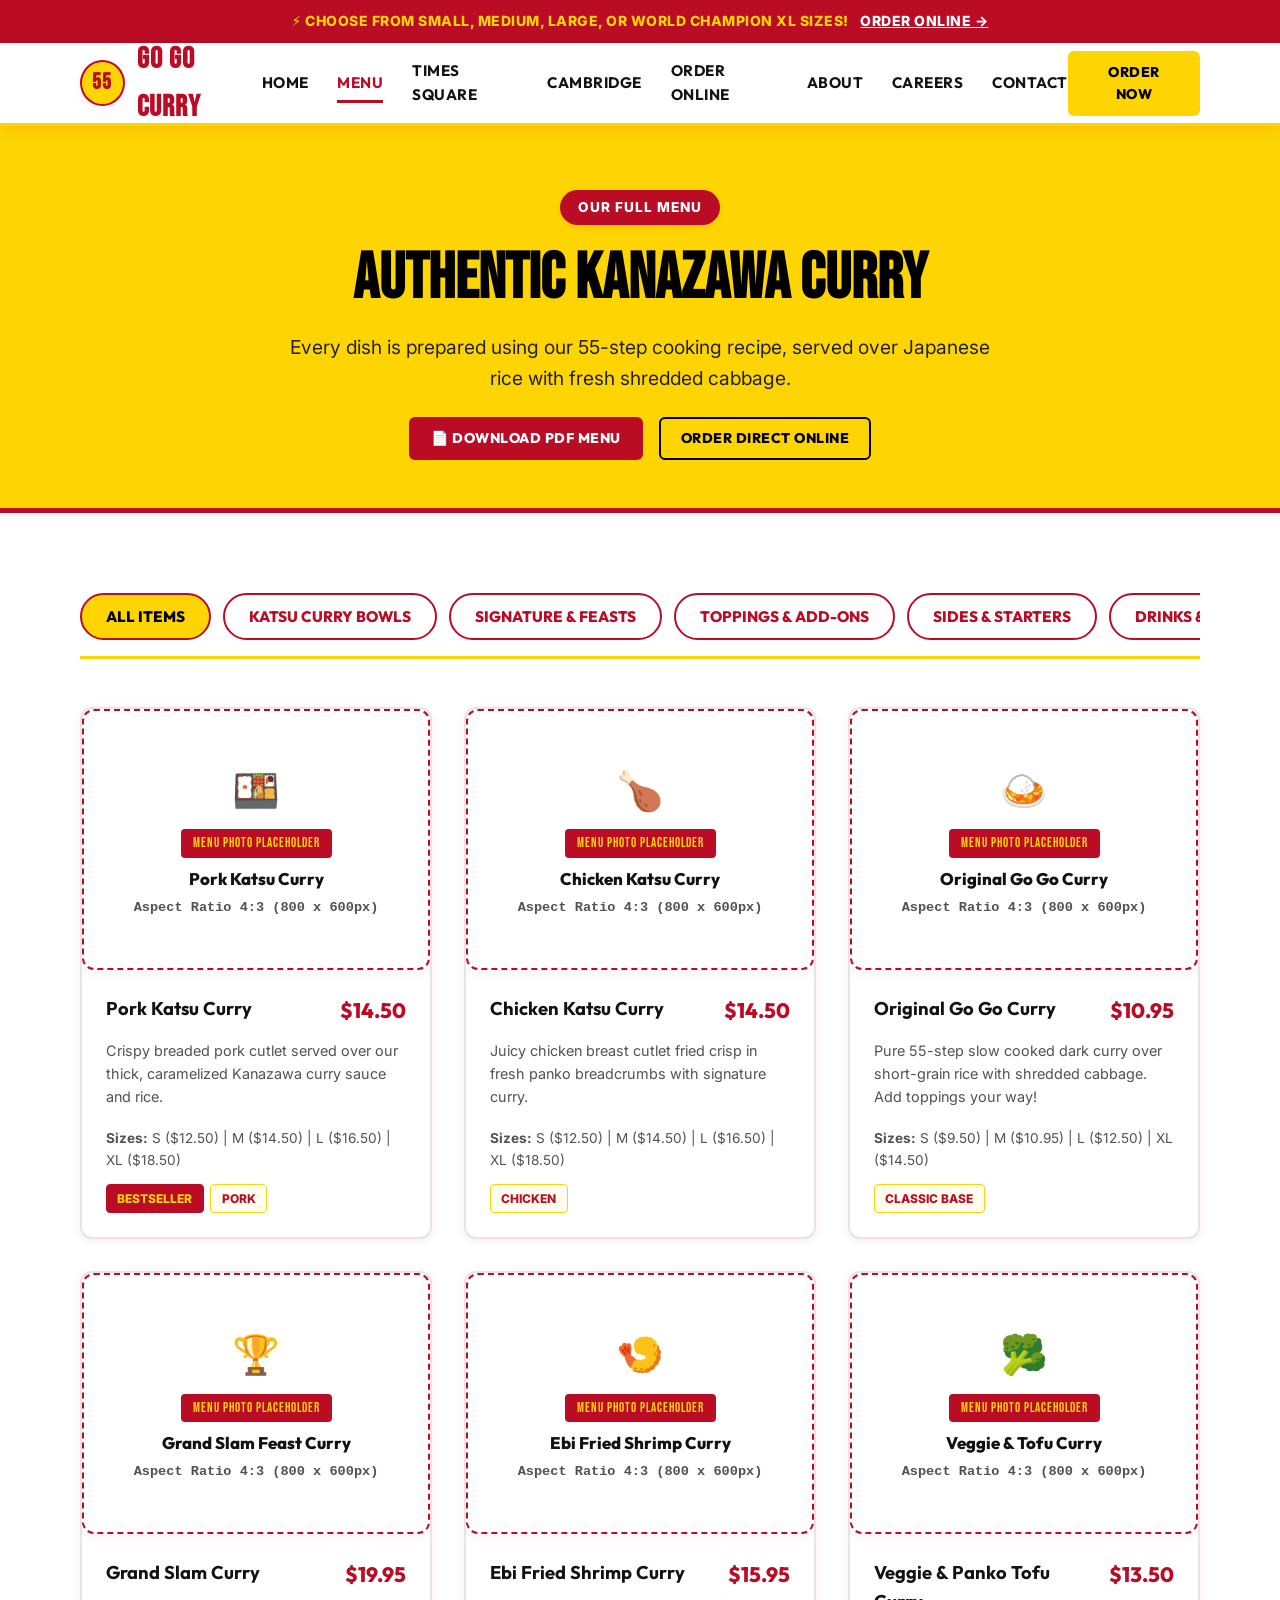
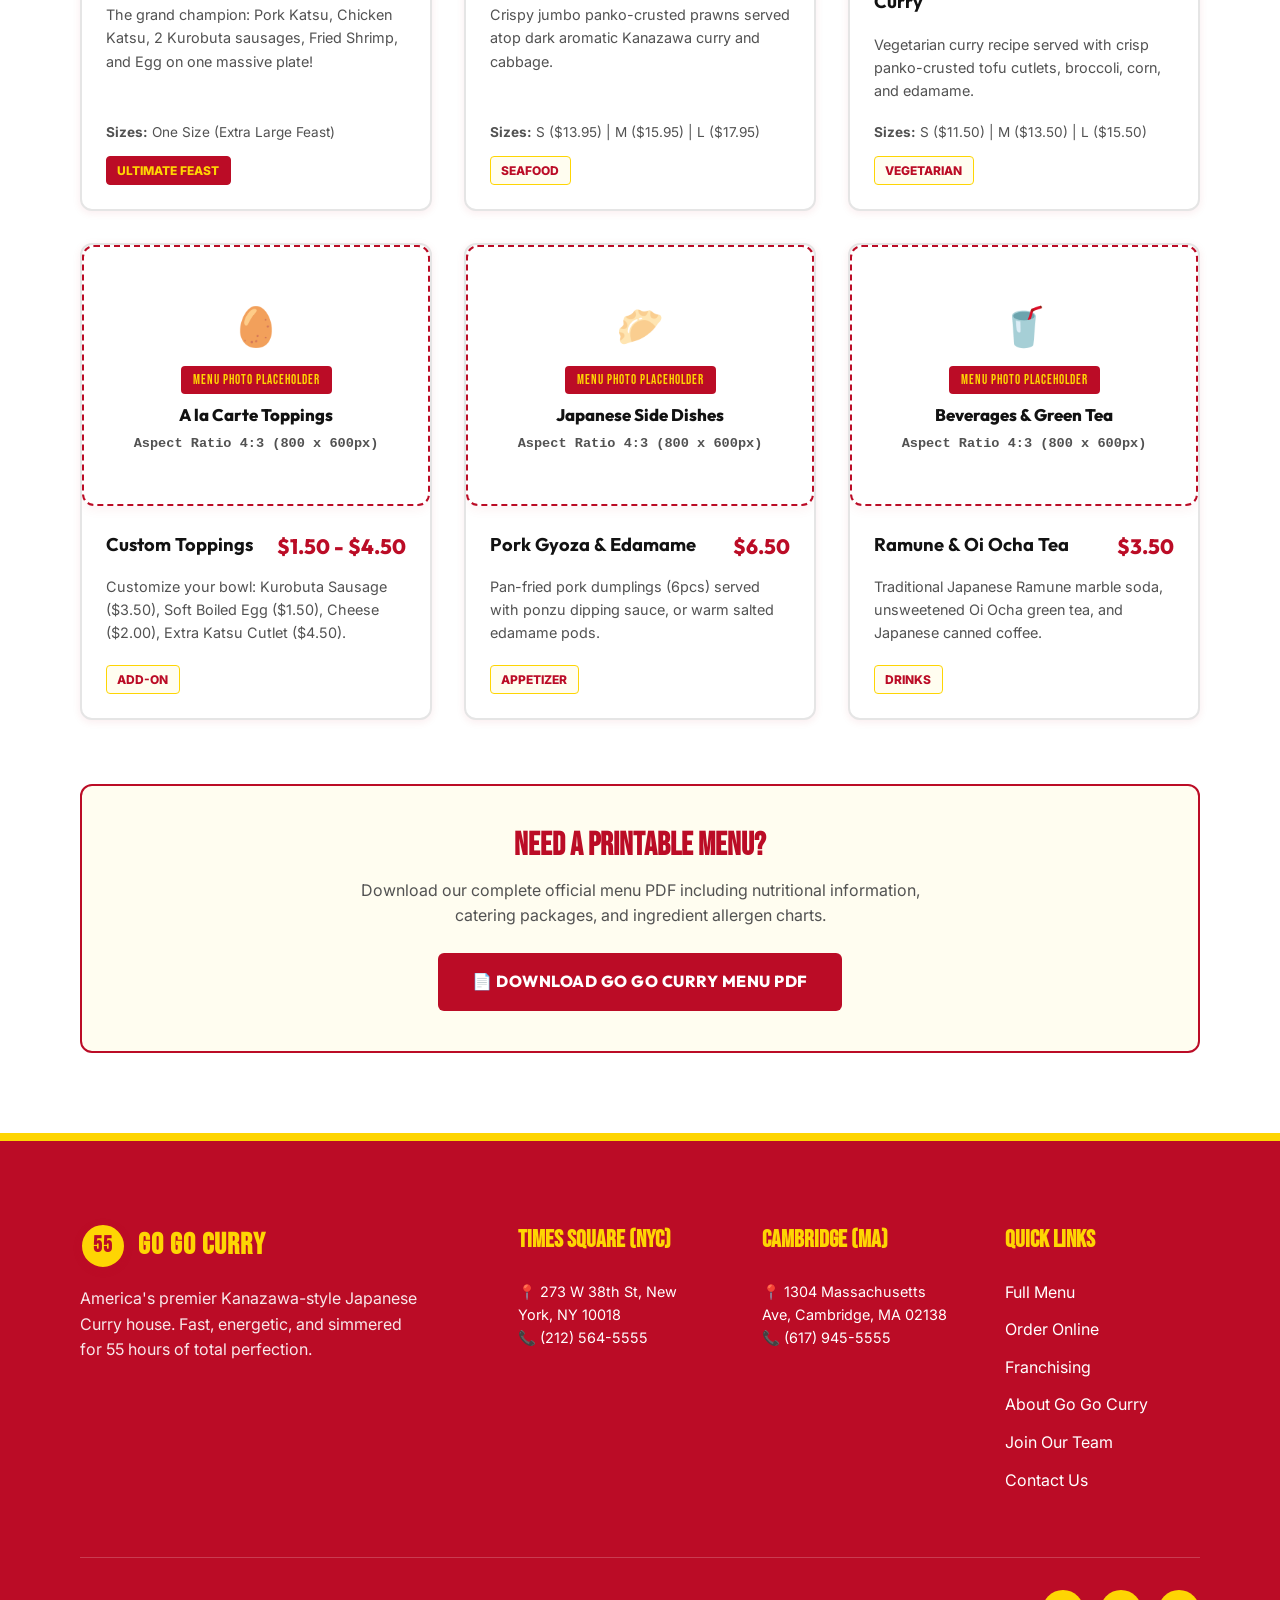
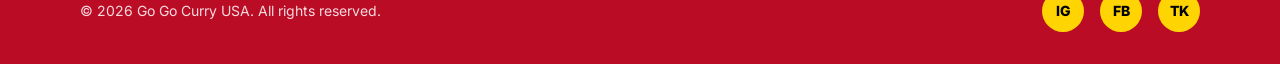
<file: menu.html>
<!DOCTYPE html>
<html lang="en">
<head>
  <meta charset="UTF-8">
  <meta name="viewport" content="width=device-width, initial-scale=1.0">
  <title>Menu — Go Go Curry USA | Kanazawa Curry & Katsu Specials</title>
  <meta name="description" content="Explore the full Go Go Curry menu. Pork Katsu, Chicken Katsu, Grand Slam Curry, toppings, sides, and vegetarian options available in Small, Medium, Large, and XL sizes.">
  <link rel="stylesheet" href="styles.css">
</head>
<body>

  <!-- Top Announcement Bar -->
  <div class="announcement-bar">
    ⚡ CHOOSE FROM SMALL, MEDIUM, LARGE, OR WORLD CHAMPION XL SIZES! <a href="order-online.html">ORDER ONLINE &rarr;</a>
  </div>

  <!-- Header / Navigation -->
  <header class="site-header">
    <div class="container navbar">
      <a href="index.html" class="brand-logo">
        <div class="logo-badge">55</div>
        <span>GO GO CURRY</span>
      </a>

      <nav class="nav-links">
        <a href="index.html" class="nav-link">Home</a>
        <a href="menu.html" class="nav-link active">Menu</a>
        <a href="times-square.html" class="nav-link">Times Square</a>
        <a href="cambridge.html" class="nav-link">Cambridge</a>
        <a href="order-online.html" class="nav-link">Order Online</a>
        <a href="about.html" class="nav-link">About</a>
        <a href="careers.html" class="nav-link">Careers</a>
        <a href="contact.html" class="nav-link">Contact</a>
      </nav>

      <div class="nav-cta">
        <a href="order-online.html" class="btn btn-yellow btn-sm">Order Now</a>
      </div>

      <button class="mobile-toggle" id="mobileToggle" aria-label="Toggle Navigation">&#9776;</button>
    </div>
  </header>

  <!-- Mobile Drawer Navigation -->
  <div class="mobile-drawer" id="mobileDrawer">
    <div class="mobile-nav-links">
      <a href="index.html">Home</a>
      <a href="menu.html">Menu</a>
      <a href="times-square.html">Times Square (NYC)</a>
      <a href="cambridge.html">Cambridge (MA)</a>
      <a href="order-online.html">Order Online</a>
      <a href="franchising.html">Franchising</a>
      <a href="about.html">About Us</a>
      <a href="careers.html">Careers</a>
      <a href="contact.html">Contact</a>
    </div>
  </div>

  <!-- Page Banner -->
  <section class="sqs-section bg-yellow text-center" style="padding: 4rem 0 3rem; border-bottom: 5px solid var(--color-red);">
    <div class="container">
      <div class="brand-badge red">OUR FULL MENU</div>
      <h1 style="color: var(--color-black);">Authentic Kanazawa Curry</h1>
      <p class="lead" style="max-width: 700px; margin: 0 auto 1.5rem; color: #222222;">
        Every dish is prepared using our 55-step cooking recipe, served over Japanese rice with fresh shredded cabbage.
      </p>
      <div style="display: flex; gap: 1rem; justify-content: center; flex-wrap: wrap;">
        <a href="#pdf-download" class="btn btn-primary-red btn-sm">📄 Download PDF Menu</a>
        <a href="order-online.html" class="btn btn-outline-black btn-sm">Order Direct Online</a>
      </div>
    </div>
  </section>

  <!-- Menu Section with Filter Tabs -->
  <section class="sqs-section bg-white">
    <div class="container">
      
      <!-- Category Filter Tabs -->
      <div class="category-tabs">
        <button class="tab-btn active" data-tab="all">All Items</button>
        <button class="tab-btn" data-tab="katsu">Katsu Curry Bowls</button>
        <button class="tab-btn" data-tab="signature">Signature & Feasts</button>
        <button class="tab-btn" data-tab="toppings">Toppings & Add-ons</button>
        <button class="tab-btn" data-tab="sides">Sides & Starters</button>
        <button class="tab-btn" data-tab="drinks">Drinks & Desserts</button>
      </div>

      <!-- Menu Grid -->
      <div class="grid-3">

        <!-- Item 1: Pork Katsu -->
        <div class="menu-card" data-category="katsu">
          <div class="placeholder-box ratio-4-3">
            <div class="placeholder-icon">🍱</div>
            <div class="placeholder-badge">MENU PHOTO PLACEHOLDER</div>
            <div class="placeholder-title">Pork Katsu Curry</div>
            <div class="placeholder-dimensions">Aspect Ratio 4:3 (800 x 600px)</div>
          </div>
          <div class="menu-card-body">
            <div class="menu-card-header">
              <h4>Pork Katsu Curry</h4>
              <span class="menu-price">$14.50</span>
            </div>
            <p class="menu-card-desc">Crispy breaded pork cutlet served over our thick, caramelized Kanazawa curry sauce and rice.</p>
            <div style="font-size: 0.85rem; color: var(--color-gray-600); margin-bottom: 0.75rem;">
              <strong>Sizes:</strong> S ($12.50) | M ($14.50) | L ($16.50) | XL ($18.50)
            </div>
            <div class="menu-tags">
              <span class="tag hot">Bestseller</span>
              <span class="tag">Pork</span>
            </div>
          </div>
        </div>

        <!-- Item 2: Chicken Katsu -->
        <div class="menu-card" data-category="katsu">
          <div class="placeholder-box ratio-4-3">
            <div class="placeholder-icon">🍗</div>
            <div class="placeholder-badge">MENU PHOTO PLACEHOLDER</div>
            <div class="placeholder-title">Chicken Katsu Curry</div>
            <div class="placeholder-dimensions">Aspect Ratio 4:3 (800 x 600px)</div>
          </div>
          <div class="menu-card-body">
            <div class="menu-card-header">
              <h4>Chicken Katsu Curry</h4>
              <span class="menu-price">$14.50</span>
            </div>
            <p class="menu-card-desc">Juicy chicken breast cutlet fried crisp in fresh panko breadcrumbs with signature curry.</p>
            <div style="font-size: 0.85rem; color: var(--color-gray-600); margin-bottom: 0.75rem;">
              <strong>Sizes:</strong> S ($12.50) | M ($14.50) | L ($16.50) | XL ($18.50)
            </div>
            <div class="menu-tags">
              <span class="tag">Chicken</span>
            </div>
          </div>
        </div>

        <!-- Item 3: Original Curry -->
        <div class="menu-card" data-category="signature">
          <div class="placeholder-box ratio-4-3">
            <div class="placeholder-icon">🍛</div>
            <div class="placeholder-badge">MENU PHOTO PLACEHOLDER</div>
            <div class="placeholder-title">Original Go Go Curry</div>
            <div class="placeholder-dimensions">Aspect Ratio 4:3 (800 x 600px)</div>
          </div>
          <div class="menu-card-body">
            <div class="menu-card-header">
              <h4>Original Go Go Curry</h4>
              <span class="menu-price">$10.95</span>
            </div>
            <p class="menu-card-desc">Pure 55-step slow cooked dark curry over short-grain rice with shredded cabbage. Add toppings your way!</p>
            <div style="font-size: 0.85rem; color: var(--color-gray-600); margin-bottom: 0.75rem;">
              <strong>Sizes:</strong> S ($9.50) | M ($10.95) | L ($12.50) | XL ($14.50)
            </div>
            <div class="menu-tags">
              <span class="tag">Classic Base</span>
            </div>
          </div>
        </div>

        <!-- Item 4: Grand Slam Curry -->
        <div class="menu-card" data-category="signature">
          <div class="placeholder-box ratio-4-3">
            <div class="placeholder-icon">🏆</div>
            <div class="placeholder-badge">MENU PHOTO PLACEHOLDER</div>
            <div class="placeholder-title">Grand Slam Feast Curry</div>
            <div class="placeholder-dimensions">Aspect Ratio 4:3 (800 x 600px)</div>
          </div>
          <div class="menu-card-body">
            <div class="menu-card-header">
              <h4>Grand Slam Curry</h4>
              <span class="menu-price">$19.95</span>
            </div>
            <p class="menu-card-desc">The grand champion: Pork Katsu, Chicken Katsu, 2 Kurobuta sausages, Fried Shrimp, and Egg on one massive plate!</p>
            <div style="font-size: 0.85rem; color: var(--color-gray-600); margin-bottom: 0.75rem;">
              <strong>Sizes:</strong> One Size (Extra Large Feast)
            </div>
            <div class="menu-tags">
              <span class="tag hot">Ultimate Feast</span>
            </div>
          </div>
        </div>

        <!-- Item 5: Ebi Fried Shrimp Curry -->
        <div class="menu-card" data-category="katsu">
          <div class="placeholder-box ratio-4-3">
            <div class="placeholder-icon">🍤</div>
            <div class="placeholder-badge">MENU PHOTO PLACEHOLDER</div>
            <div class="placeholder-title">Ebi Fried Shrimp Curry</div>
            <div class="placeholder-dimensions">Aspect Ratio 4:3 (800 x 600px)</div>
          </div>
          <div class="menu-card-body">
            <div class="menu-card-header">
              <h4>Ebi Fried Shrimp Curry</h4>
              <span class="menu-price">$15.95</span>
            </div>
            <p class="menu-card-desc">Crispy jumbo panko-crusted prawns served atop dark aromatic Kanazawa curry and cabbage.</p>
            <div style="font-size: 0.85rem; color: var(--color-gray-600); margin-bottom: 0.75rem;">
              <strong>Sizes:</strong> S ($13.95) | M ($15.95) | L ($17.95)
            </div>
            <div class="menu-tags">
              <span class="tag">Seafood</span>
            </div>
          </div>
        </div>

        <!-- Item 6: Veggie Curry -->
        <div class="menu-card" data-category="signature">
          <div class="placeholder-box ratio-4-3">
            <div class="placeholder-icon">🥦</div>
            <div class="placeholder-badge">MENU PHOTO PLACEHOLDER</div>
            <div class="placeholder-title">Veggie & Tofu Curry</div>
            <div class="placeholder-dimensions">Aspect Ratio 4:3 (800 x 600px)</div>
          </div>
          <div class="menu-card-body">
            <div class="menu-card-header">
              <h4>Veggie & Panko Tofu Curry</h4>
              <span class="menu-price">$13.50</span>
            </div>
            <p class="menu-card-desc">Vegetarian curry recipe served with crisp panko-crusted tofu cutlets, broccoli, corn, and edamame.</p>
            <div style="font-size: 0.85rem; color: var(--color-gray-600); margin-bottom: 0.75rem;">
              <strong>Sizes:</strong> S ($11.50) | M ($13.50) | L ($15.50)
            </div>
            <div class="menu-tags">
              <span class="tag">Vegetarian</span>
            </div>
          </div>
        </div>

        <!-- Item 7: Toppings -->
        <div class="menu-card" data-category="toppings">
          <div class="placeholder-box ratio-4-3">
            <div class="placeholder-icon">🥚</div>
            <div class="placeholder-badge">MENU PHOTO PLACEHOLDER</div>
            <div class="placeholder-title">A la Carte Toppings</div>
            <div class="placeholder-dimensions">Aspect Ratio 4:3 (800 x 600px)</div>
          </div>
          <div class="menu-card-body">
            <div class="menu-card-header">
              <h4>Custom Toppings</h4>
              <span class="menu-price">$1.50 - $4.50</span>
            </div>
            <p class="menu-card-desc">Customize your bowl: Kurobuta Sausage ($3.50), Soft Boiled Egg ($1.50), Cheese ($2.00), Extra Katsu Cutlet ($4.50).</p>
            <div class="menu-tags">
              <span class="tag">Add-on</span>
            </div>
          </div>
        </div>

        <!-- Item 8: Sides -->
        <div class="menu-card" data-category="sides">
          <div class="placeholder-box ratio-4-3">
            <div class="placeholder-icon">🥟</div>
            <div class="placeholder-badge">MENU PHOTO PLACEHOLDER</div>
            <div class="placeholder-title">Japanese Side Dishes</div>
            <div class="placeholder-dimensions">Aspect Ratio 4:3 (800 x 600px)</div>
          </div>
          <div class="menu-card-body">
            <div class="menu-card-header">
              <h4>Pork Gyoza & Edamame</h4>
              <span class="menu-price">$6.50</span>
            </div>
            <p class="menu-card-desc">Pan-fried pork dumplings (6pcs) served with ponzu dipping sauce, or warm salted edamame pods.</p>
            <div class="menu-tags">
              <span class="tag">Appetizer</span>
            </div>
          </div>
        </div>

        <!-- Item 9: Drinks -->
        <div class="menu-card" data-category="drinks">
          <div class="placeholder-box ratio-4-3">
            <div class="placeholder-icon">🥤</div>
            <div class="placeholder-badge">MENU PHOTO PLACEHOLDER</div>
            <div class="placeholder-title">Beverages & Green Tea</div>
            <div class="placeholder-dimensions">Aspect Ratio 4:3 (800 x 600px)</div>
          </div>
          <div class="menu-card-body">
            <div class="menu-card-header">
              <h4>Ramune & Oi Ocha Tea</h4>
              <span class="menu-price">$3.50</span>
            </div>
            <p class="menu-card-desc">Traditional Japanese Ramune marble soda, unsweetened Oi Ocha green tea, and Japanese canned coffee.</p>
            <div class="menu-tags">
              <span class="tag">Drinks</span>
            </div>
          </div>
        </div>

      </div>

      <!-- PDF Download -->
      <div id="pdf-download" style="background: var(--color-yellow-light); border: 2px solid var(--color-red); padding: 2.5rem; border-radius: var(--radius-md); margin-top: 4rem; text-align: center;">
        <h3 style="font-family: var(--font-heading); font-size: 2rem; text-transform: uppercase; color: var(--color-red);">Need a Printable Menu?</h3>
        <p style="color: var(--color-gray-600); max-width: 600px; margin: 0 auto 1.5rem;">
          Download our complete official menu PDF including nutritional information, catering packages, and ingredient allergen charts.
        </p>
        <a href="#" onclick="alert('PDF menu file download triggered.'); return false;" class="btn btn-primary-red">📄 Download Go Go Curry Menu PDF</a>
      </div>

    </div>
  </section>

  <!-- Footer -->
  <footer class="site-footer">
    <div class="container">
      <div class="footer-grid">
        <div class="footer-brand">
          <a href="index.html" class="brand-logo" style="color: var(--color-white);">
            <div class="logo-badge">55</div>
            <span style="color: var(--color-yellow);">GO GO CURRY</span>
          </a>
          <p>America's premier Kanazawa-style Japanese Curry house. Fast, energetic, and simmered for 55 hours of total perfection.</p>
        </div>
        <div>
          <h4 class="footer-heading">Times Square (NYC)</h4>
          <p style="font-size: 0.9rem; color: var(--color-white);">📍 273 W 38th St, New York, NY 10018<br>📞 (212) 564-5555</p>
        </div>
        <div>
          <h4 class="footer-heading">Cambridge (MA)</h4>
          <p style="font-size: 0.9rem; color: var(--color-white);">📍 1304 Massachusetts Ave, Cambridge, MA 02138<br>📞 (617) 945-5555</p>
        </div>
        <div>
          <h4 class="footer-heading">Quick Links</h4>
          <div class="footer-links">
            <a href="menu.html">Full Menu</a>
            <a href="order-online.html">Order Online</a>
            <a href="franchising.html">Franchising</a>
            <a href="about.html">About Go Go Curry</a>
            <a href="careers.html">Join Our Team</a>
            <a href="contact.html">Contact Us</a>
          </div>
        </div>
      </div>
      <div class="footer-bottom">
        <div>&copy; 2026 Go Go Curry USA. All rights reserved.</div>
        <div class="social-links">
          <a href="#" class="social-icon">IG</a>
          <a href="#" class="social-icon">FB</a>
          <a href="#" class="social-icon">TK</a>
        </div>
      </div>
    </div>
  </footer>

  <script src="script.js"></script>
</body>
</html>
</file>
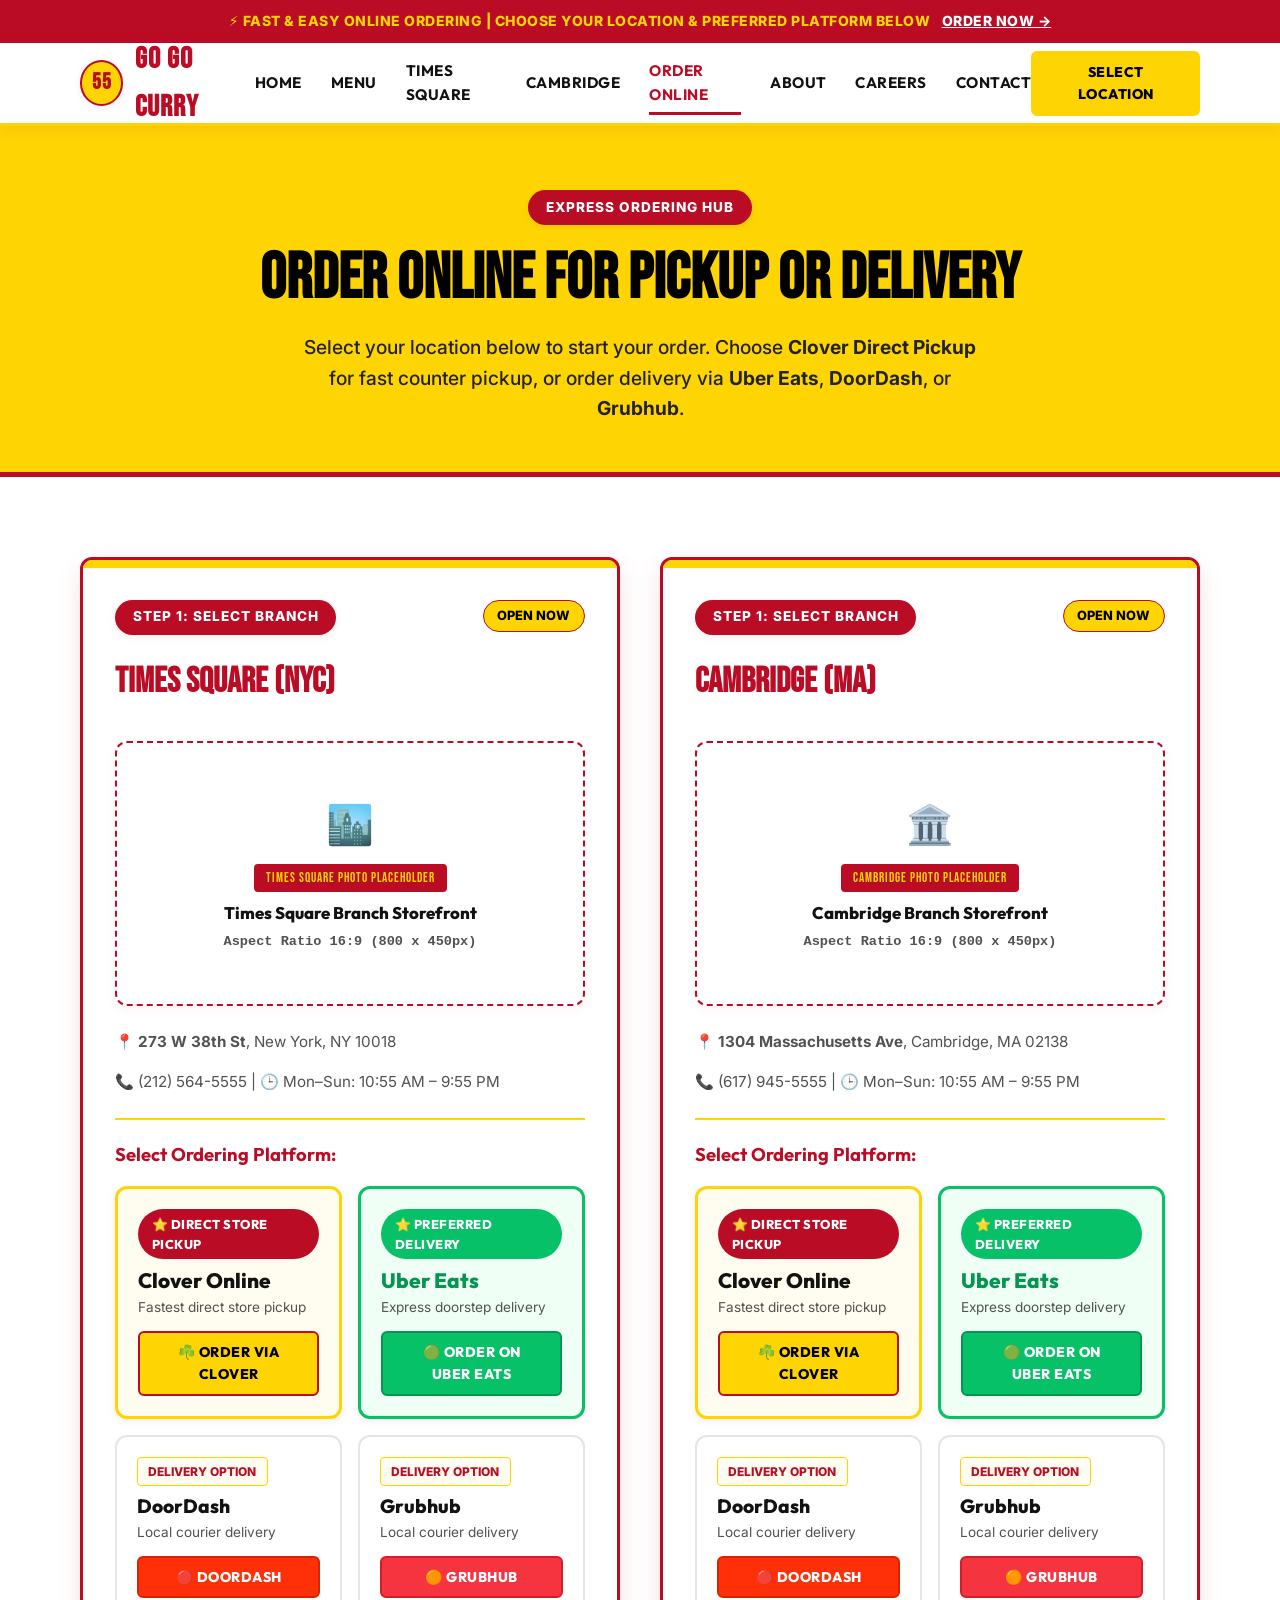
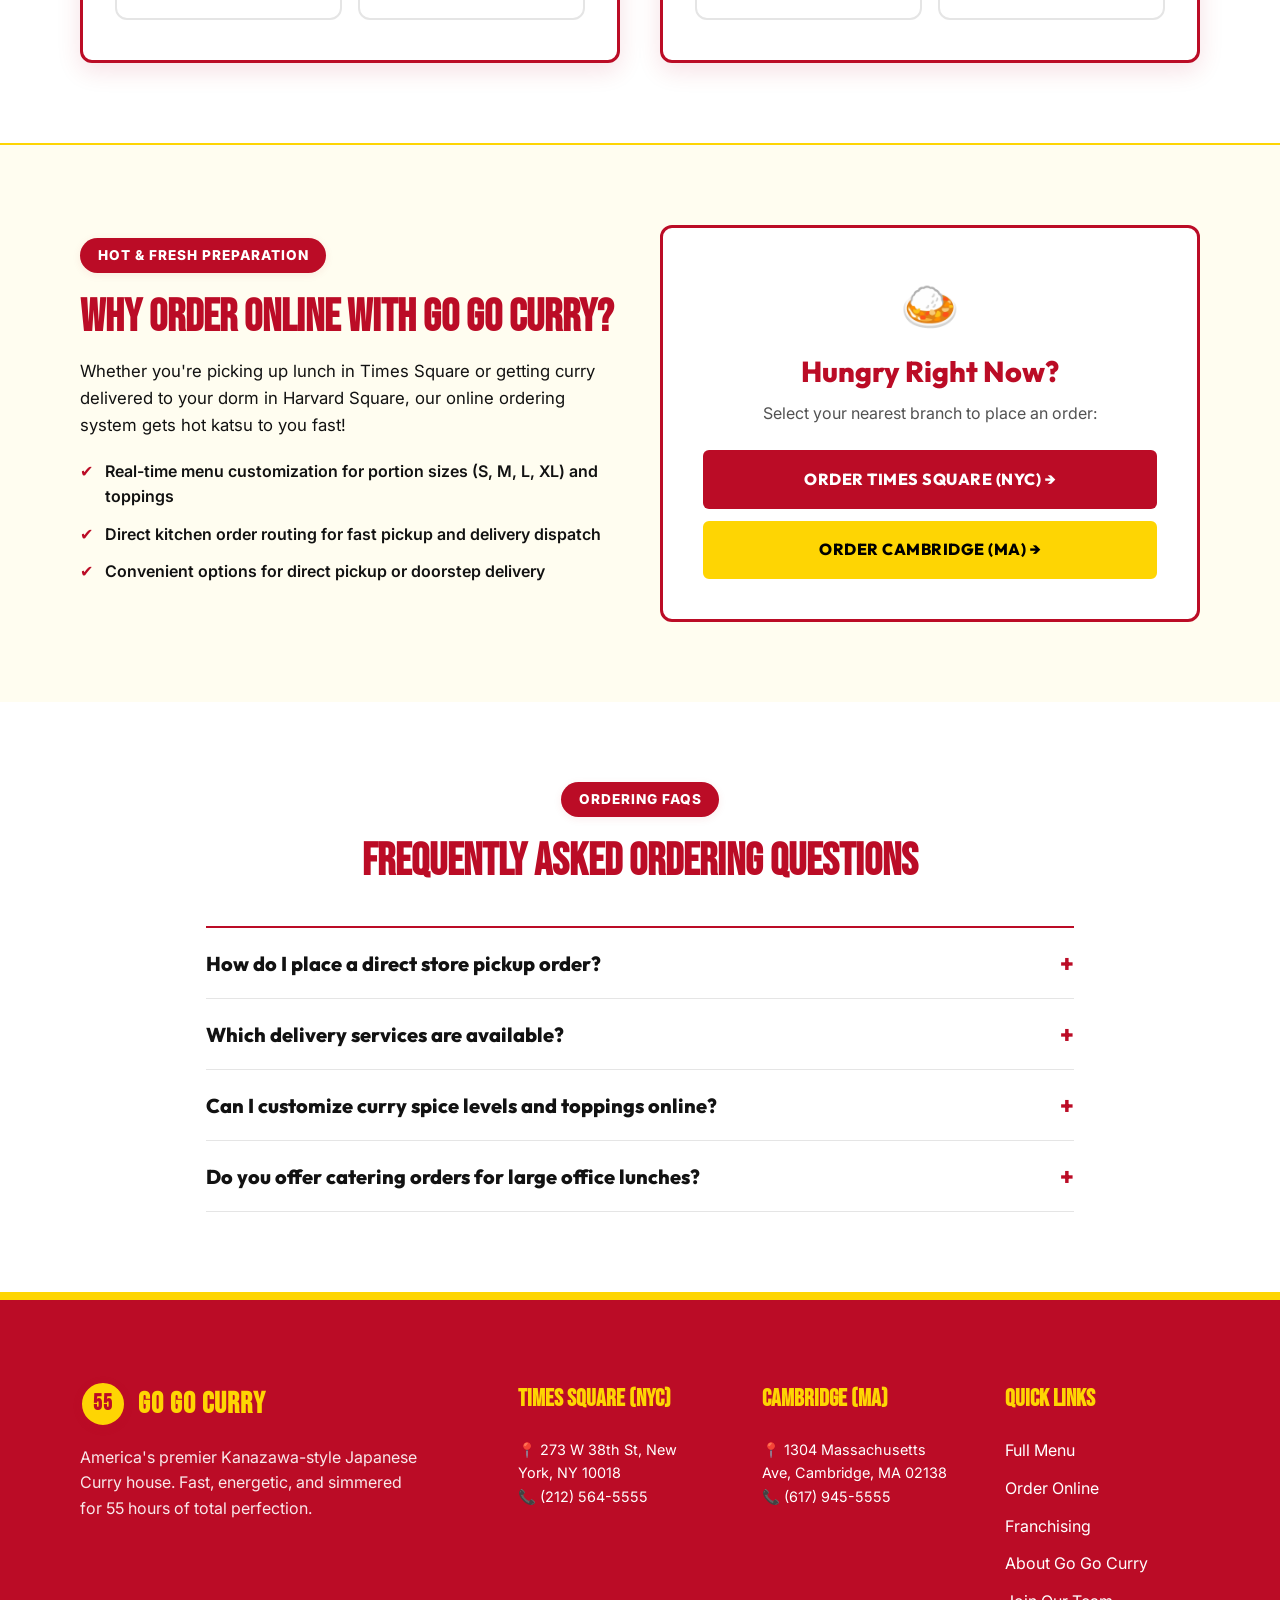
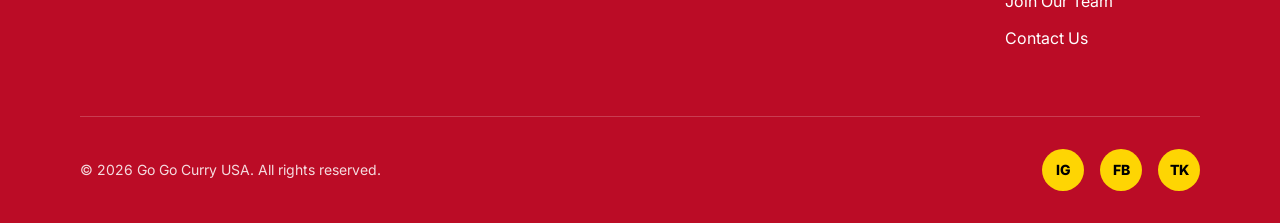
<file: order-online.html>
<!DOCTYPE html>
<html lang="en">
<head>
  <meta charset="UTF-8">
  <meta name="viewport" content="width=device-width, initial-scale=1.0">
  <title>Order Online — Go Go Curry USA Pickup & Delivery Hub</title>
  <meta name="description" content="Order Japanese Curry online for pickup or delivery from Go Go Curry Times Square (NYC) or Cambridge (MA). Choose Clover Direct Pickup, Uber Eats, DoorDash, or Grubhub.">
  <link rel="stylesheet" href="styles.css">
</head>
<body>

  <!-- Top Announcement Bar -->
  <div class="announcement-bar">
    ⚡ FAST & EASY ONLINE ORDERING | CHOOSE YOUR LOCATION & PREFERRED PLATFORM BELOW <a href="#select-location">ORDER NOW &rarr;</a>
  </div>

  <!-- Header / Navigation -->
  <header class="site-header">
    <div class="container navbar">
      <a href="index.html" class="brand-logo">
        <div class="logo-badge">55</div>
        <span>GO GO CURRY</span>
      </a>

      <nav class="nav-links">
        <a href="index.html" class="nav-link">Home</a>
        <a href="menu.html" class="nav-link">Menu</a>
        <a href="times-square.html" class="nav-link">Times Square</a>
        <a href="cambridge.html" class="nav-link">Cambridge</a>
        <a href="order-online.html" class="nav-link active">Order Online</a>
        <a href="about.html" class="nav-link">About</a>
        <a href="careers.html" class="nav-link">Careers</a>
        <a href="contact.html" class="nav-link">Contact</a>
      </nav>

      <div class="nav-cta">
        <a href="#select-location" class="btn btn-yellow btn-sm">Select Location</a>
      </div>

      <button class="mobile-toggle" id="mobileToggle" aria-label="Toggle Navigation">&#9776;</button>
    </div>
  </header>

  <!-- Mobile Drawer Navigation -->
  <div class="mobile-drawer" id="mobileDrawer">
    <div class="mobile-nav-links">
      <a href="index.html">Home</a>
      <a href="menu.html">Menu</a>
      <a href="times-square.html">Times Square (NYC)</a>
      <a href="cambridge.html">Cambridge (MA)</a>
      <a href="order-online.html">Order Online</a>
      <a href="franchising.html">Franchising</a>
      <a href="about.html">About Us</a>
      <a href="careers.html">Careers</a>
      <a href="contact.html">Contact</a>
    </div>
  </div>

  <!-- Hero Banner -->
  <section class="sqs-section bg-yellow text-center" style="padding: 4rem 0 3rem; border-bottom: 5px solid var(--color-red);">
    <div class="container">
      <div class="brand-badge red">EXPRESS ORDERING HUB</div>
      <h1 style="color: var(--color-black);">Order Online for Pickup or Delivery</h1>
      <p class="lead" style="max-width: 700px; margin: 0 auto; color: #222222; font-weight: 500;">
        Select your location below to start your order. Choose <strong>Clover Direct Pickup</strong> for fast counter pickup, or order delivery via <strong>Uber Eats</strong>, <strong>DoorDash</strong>, or <strong>Grubhub</strong>.
      </p>
    </div>
  </section>

  <!-- Central Location & Delivery Platform Selector -->
  <section class="sqs-section bg-white" id="select-location">
    <div class="container">
      <div class="grid-2" style="align-items: start;">

        <!-- Location 1: Times Square (NYC) -->
        <div class="branch-card" id="times-square" style="border-width: 3px;">
          <div class="branch-card-header">
            <div>
              <span class="brand-badge red">STEP 1: SELECT BRANCH</span>
              <h2 style="font-size: 2.2rem; margin-top: 0.5rem; color: var(--color-red);">Times Square (NYC)</h2>
            </div>
            <span class="branch-status">Open Now</span>
          </div>

          <!-- STOREFRONT PLACEHOLDER -->
          <div class="placeholder-box ratio-16-9" style="margin-bottom: 1.5rem;">
            <div class="placeholder-icon">🏙️</div>
            <div class="placeholder-badge">TIMES SQUARE PHOTO PLACEHOLDER</div>
            <div class="placeholder-title">Times Square Branch Storefront</div>
            <div class="placeholder-dimensions">Aspect Ratio 16:9 (800 x 450px)</div>
          </div>

          <div style="margin-bottom: 1.5rem; font-size: 0.95rem; color: var(--color-gray-600);">
            <p>📍 <strong>273 W 38th St</strong>, New York, NY 10018</p>
            <p>📞 (212) 564-5555 | 🕒 Mon–Sun: 10:55 AM – 9:55 PM</p>
          </div>

          <h4 style="border-top: 2px solid var(--color-yellow); padding-top: 1.25rem; margin-bottom: 1rem; color: var(--color-red);">Select Ordering Platform:</h4>
          
          <div class="grid-2" style="gap: 1rem; margin-bottom: 1rem;">
            <!-- Clover Direct Pickup -->
            <div class="platform-option-card featured-clover">
              <div>
                <span class="badge-direct-pickup" style="margin-bottom: 0.5rem;">⭐ DIRECT STORE PICKUP</span>
                <h3 style="font-size: 1.3rem; margin-bottom: 0.25rem;">Clover Online</h3>
                <p style="font-size: 0.85rem; color: var(--color-gray-600); margin-bottom: 0.75rem;">Fastest direct store pickup</p>
              </div>
              <a href="#" onclick="alert('Redirecting to Times Square Clover Direct Online Ordering System...'); return false;" class="btn btn-clover btn-full btn-sm">
                ☘️ Order via Clover
              </a>
            </div>

            <!-- Uber Eats -->
            <div class="platform-option-card featured-ubereats">
              <div>
                <span class="badge-preferred-delivery" style="margin-bottom: 0.5rem;">⭐ PREFERRED DELIVERY</span>
                <h3 style="font-size: 1.3rem; margin-bottom: 0.25rem; color: #049650;">Uber Eats</h3>
                <p style="font-size: 0.85rem; color: var(--color-gray-600); margin-bottom: 0.75rem;">Express doorstep delivery</p>
              </div>
              <a href="https://www.ubereats.com" target="_blank" rel="noopener" class="btn btn-ubereats btn-full btn-sm">
                🟢 Order on Uber Eats
              </a>
            </div>
          </div>

          <!-- DoorDash & Grubhub -->
          <div class="grid-2" style="gap: 1rem;">
            <div class="platform-option-card">
              <div>
                <span class="tag" style="margin-bottom: 0.5rem; display: inline-block;">DELIVERY OPTION</span>
                <h3 style="font-size: 1.2rem; margin-bottom: 0.25rem;">DoorDash</h3>
                <p style="font-size: 0.85rem; color: var(--color-gray-600); margin-bottom: 0.75rem;">Local courier delivery</p>
              </div>
              <a href="https://www.doordash.com" target="_blank" rel="noopener" class="btn btn-doordash btn-full btn-sm">
                🔴 DoorDash
              </a>
            </div>

            <div class="platform-option-card">
              <div>
                <span class="tag" style="margin-bottom: 0.5rem; display: inline-block;">DELIVERY OPTION</span>
                <h3 style="font-size: 1.2rem; margin-bottom: 0.25rem;">Grubhub</h3>
                <p style="font-size: 0.85rem; color: var(--color-gray-600); margin-bottom: 0.75rem;">Local courier delivery</p>
              </div>
              <a href="https://www.grubhub.com" target="_blank" rel="noopener" class="btn btn-grubhub btn-full btn-sm">
                🟠 Grubhub
              </a>
            </div>
          </div>

        </div>

        <!-- Location 2: Cambridge (MA) -->
        <div class="branch-card" id="cambridge" style="border-width: 3px;">
          <div class="branch-card-header">
            <div>
              <span class="brand-badge red">STEP 1: SELECT BRANCH</span>
              <h2 style="font-size: 2.2rem; margin-top: 0.5rem; color: var(--color-red);">Cambridge (MA)</h2>
            </div>
            <span class="branch-status">Open Now</span>
          </div>

          <!-- STOREFRONT PLACEHOLDER -->
          <div class="placeholder-box ratio-16-9" style="margin-bottom: 1.5rem;">
            <div class="placeholder-icon">🏛️</div>
            <div class="placeholder-badge">CAMBRIDGE PHOTO PLACEHOLDER</div>
            <div class="placeholder-title">Cambridge Branch Storefront</div>
            <div class="placeholder-dimensions">Aspect Ratio 16:9 (800 x 450px)</div>
          </div>

          <div style="margin-bottom: 1.5rem; font-size: 0.95rem; color: var(--color-gray-600);">
            <p>📍 <strong>1304 Massachusetts Ave</strong>, Cambridge, MA 02138</p>
            <p>📞 (617) 945-5555 | 🕒 Mon–Sun: 10:55 AM – 9:55 PM</p>
          </div>

          <h4 style="border-top: 2px solid var(--color-yellow); padding-top: 1.25rem; margin-bottom: 1rem; color: var(--color-red);">Select Ordering Platform:</h4>
          
          <div class="grid-2" style="gap: 1rem; margin-bottom: 1rem;">
            <!-- Clover Direct Pickup -->
            <div class="platform-option-card featured-clover">
              <div>
                <span class="badge-direct-pickup" style="margin-bottom: 0.5rem;">⭐ DIRECT STORE PICKUP</span>
                <h3 style="font-size: 1.3rem; margin-bottom: 0.25rem;">Clover Online</h3>
                <p style="font-size: 0.85rem; color: var(--color-gray-600); margin-bottom: 0.75rem;">Fastest direct store pickup</p>
              </div>
              <a href="#" onclick="alert('Redirecting to Cambridge Clover Direct Online Ordering System...'); return false;" class="btn btn-clover btn-full btn-sm">
                ☘️ Order via Clover
              </a>
            </div>

            <!-- Uber Eats -->
            <div class="platform-option-card featured-ubereats">
              <div>
                <span class="badge-preferred-delivery" style="margin-bottom: 0.5rem;">⭐ PREFERRED DELIVERY</span>
                <h3 style="font-size: 1.3rem; margin-bottom: 0.25rem; color: #049650;">Uber Eats</h3>
                <p style="font-size: 0.85rem; color: var(--color-gray-600); margin-bottom: 0.75rem;">Express doorstep delivery</p>
              </div>
              <a href="https://www.ubereats.com" target="_blank" rel="noopener" class="btn btn-ubereats btn-full btn-sm">
                🟢 Order on Uber Eats
              </a>
            </div>
          </div>

          <!-- DoorDash & Grubhub -->
          <div class="grid-2" style="gap: 1rem;">
            <div class="platform-option-card">
              <div>
                <span class="tag" style="margin-bottom: 0.5rem; display: inline-block;">DELIVERY OPTION</span>
                <h3 style="font-size: 1.2rem; margin-bottom: 0.25rem;">DoorDash</h3>
                <p style="font-size: 0.85rem; color: var(--color-gray-600); margin-bottom: 0.75rem;">Local courier delivery</p>
              </div>
              <a href="https://www.doordash.com" target="_blank" rel="noopener" class="btn btn-doordash btn-full btn-sm">
                🔴 DoorDash
              </a>
            </div>

            <div class="platform-option-card">
              <div>
                <span class="tag" style="margin-bottom: 0.5rem; display: inline-block;">DELIVERY OPTION</span>
                <h3 style="font-size: 1.2rem; margin-bottom: 0.25rem;">Grubhub</h3>
                <p style="font-size: 0.85rem; color: var(--color-gray-600); margin-bottom: 0.75rem;">Local courier delivery</p>
              </div>
              <a href="https://www.grubhub.com" target="_blank" rel="noopener" class="btn btn-grubhub btn-full btn-sm">
                🟠 Grubhub
              </a>
            </div>
          </div>

        </div>

      </div>
    </div>
  </section>

  <!-- Ordering Features Section -->
  <section class="sqs-section bg-yellow-light" style="border-top: 2px solid var(--color-yellow);">
    <div class="container grid-2">
      <div>
        <div class="brand-badge red">HOT & FRESH PREPARATION</div>
        <h2 style="color: var(--color-red);">Why Order Online With Go Go Curry?</h2>
        <p style="font-size: 1.05rem; margin-bottom: 1.25rem;">
          Whether you're picking up lunch in Times Square or getting curry delivered to your dorm in Harvard Square, our online ordering system gets hot katsu to you fast!
        </p>
        <ul style="display: flex; flex-direction: column; gap: 0.75rem; margin-bottom: 1.5rem;">
          <li style="display: flex; gap: 0.75rem; font-size: 1rem; font-weight: 600;">
            <span style="color: var(--color-red);">✔</span> Real-time menu customization for portion sizes (S, M, L, XL) and toppings
          </li>
          <li style="display: flex; gap: 0.75rem; font-size: 1rem; font-weight: 600;">
            <span style="color: var(--color-red);">✔</span> Direct kitchen order routing for fast pickup and delivery dispatch
          </li>
          <li style="display: flex; gap: 0.75rem; font-size: 1rem; font-weight: 600;">
            <span style="color: var(--color-red);">✔</span> Convenient options for direct pickup or doorstep delivery
          </li>
        </ul>
      </div>

      <div style="background: var(--color-white); border: 3px solid var(--color-red); padding: 2.5rem; border-radius: var(--radius-md); text-align: center;">
        <div style="font-size: 3rem; margin-bottom: 0.5rem;">🍛</div>
        <h3 style="color: var(--color-red); font-size: 1.8rem; margin-bottom: 0.75rem;">Hungry Right Now?</h3>
        <p style="color: var(--color-gray-600); margin-bottom: 1.5rem;">
          Select your nearest branch to place an order:
        </p>
        <div style="display: flex; flex-direction: column; gap: 0.75rem;">
          <a href="#times-square" class="btn btn-primary-red">
            Order Times Square (NYC) &rarr;
          </a>
          <a href="#cambridge" class="btn btn-yellow">
            Order Cambridge (MA) &rarr;
          </a>
        </div>
      </div>
    </div>
  </section>

  <!-- Accordion FAQ Section -->
  <section class="sqs-section bg-white">
    <div class="container container-narrow">
      <div class="text-center" style="margin-bottom: 2.5rem;">
        <div class="brand-badge red">ORDERING FAQS</div>
        <h2 style="color: var(--color-red);">Frequently Asked Ordering Questions</h2>
      </div>

      <div class="accordion">
        <div class="accordion-item">
          <button class="accordion-header">
            <span>How do I place a direct store pickup order?</span>
            <span class="accordion-icon">+</span>
          </button>
          <div class="accordion-content">
            <p>Select your branch location above and click <strong>Order via Clover</strong>. Your order goes directly to our store counter for fast preparation and quick pickup.</p>
          </div>
        </div>

        <div class="accordion-item">
          <button class="accordion-header">
            <span>Which delivery services are available?</span>
            <span class="accordion-icon">+</span>
          </button>
          <div class="accordion-content">
            <p>You can order delivery using <strong>Uber Eats</strong>, <strong>DoorDash</strong>, or <strong>Grubhub</strong>. Simply choose your preferred platform under your branch location above.</p>
          </div>
        </div>

        <div class="accordion-item">
          <button class="accordion-header">
            <span>Can I customize curry spice levels and toppings online?</span>
            <span class="accordion-icon">+</span>
          </button>
          <div class="accordion-content">
            <p>Yes! All our online ordering channels allow full customization. You can choose your portion size (Small, Medium, Large, XL), add extra toppings (cheese, egg, sausages), and specify extra sauce or cabbage.</p>
          </div>
        </div>

        <div class="accordion-item">
          <button class="accordion-header">
            <span>Do you offer catering orders for large office lunches?</span>
            <span class="accordion-icon">+</span>
          </button>
          <div class="accordion-content">
            <p>Absolutely. We cater office meetings, events, and parties across NYC and Greater Boston. Please visit our <a href="contact.html" style="color: var(--color-red); font-weight: bold;">Contact page</a> to submit a catering request form.</p>
          </div>
        </div>
      </div>
    </div>
  </section>

  <!-- Footer -->
  <footer class="site-footer">
    <div class="container">
      <div class="footer-grid">
        <div class="footer-brand">
          <a href="index.html" class="brand-logo" style="color: var(--color-white);">
            <div class="logo-badge">55</div>
            <span style="color: var(--color-yellow);">GO GO CURRY</span>
          </a>
          <p>America's premier Kanazawa-style Japanese Curry house. Fast, energetic, and simmered for 55 hours of total perfection.</p>
        </div>
        <div>
          <h4 class="footer-heading">Times Square (NYC)</h4>
          <p style="font-size: 0.9rem; color: var(--color-white);">📍 273 W 38th St, New York, NY 10018<br>📞 (212) 564-5555</p>
        </div>
        <div>
          <h4 class="footer-heading">Cambridge (MA)</h4>
          <p style="font-size: 0.9rem; color: var(--color-white);">📍 1304 Massachusetts Ave, Cambridge, MA 02138<br>📞 (617) 945-5555</p>
        </div>
        <div>
          <h4 class="footer-heading">Quick Links</h4>
          <div class="footer-links">
            <a href="menu.html">Full Menu</a>
            <a href="order-online.html">Order Online</a>
            <a href="franchising.html">Franchising</a>
            <a href="about.html">About Go Go Curry</a>
            <a href="careers.html">Join Our Team</a>
            <a href="contact.html">Contact Us</a>
          </div>
        </div>
      </div>
      <div class="footer-bottom">
        <div>&copy; 2026 Go Go Curry USA. All rights reserved.</div>
        <div class="social-links">
          <a href="#" class="social-icon">IG</a>
          <a href="#" class="social-icon">FB</a>
          <a href="#" class="social-icon">TK</a>
        </div>
      </div>
    </div>
  </footer>

  <script src="script.js"></script>
</body>
</html>
</file>
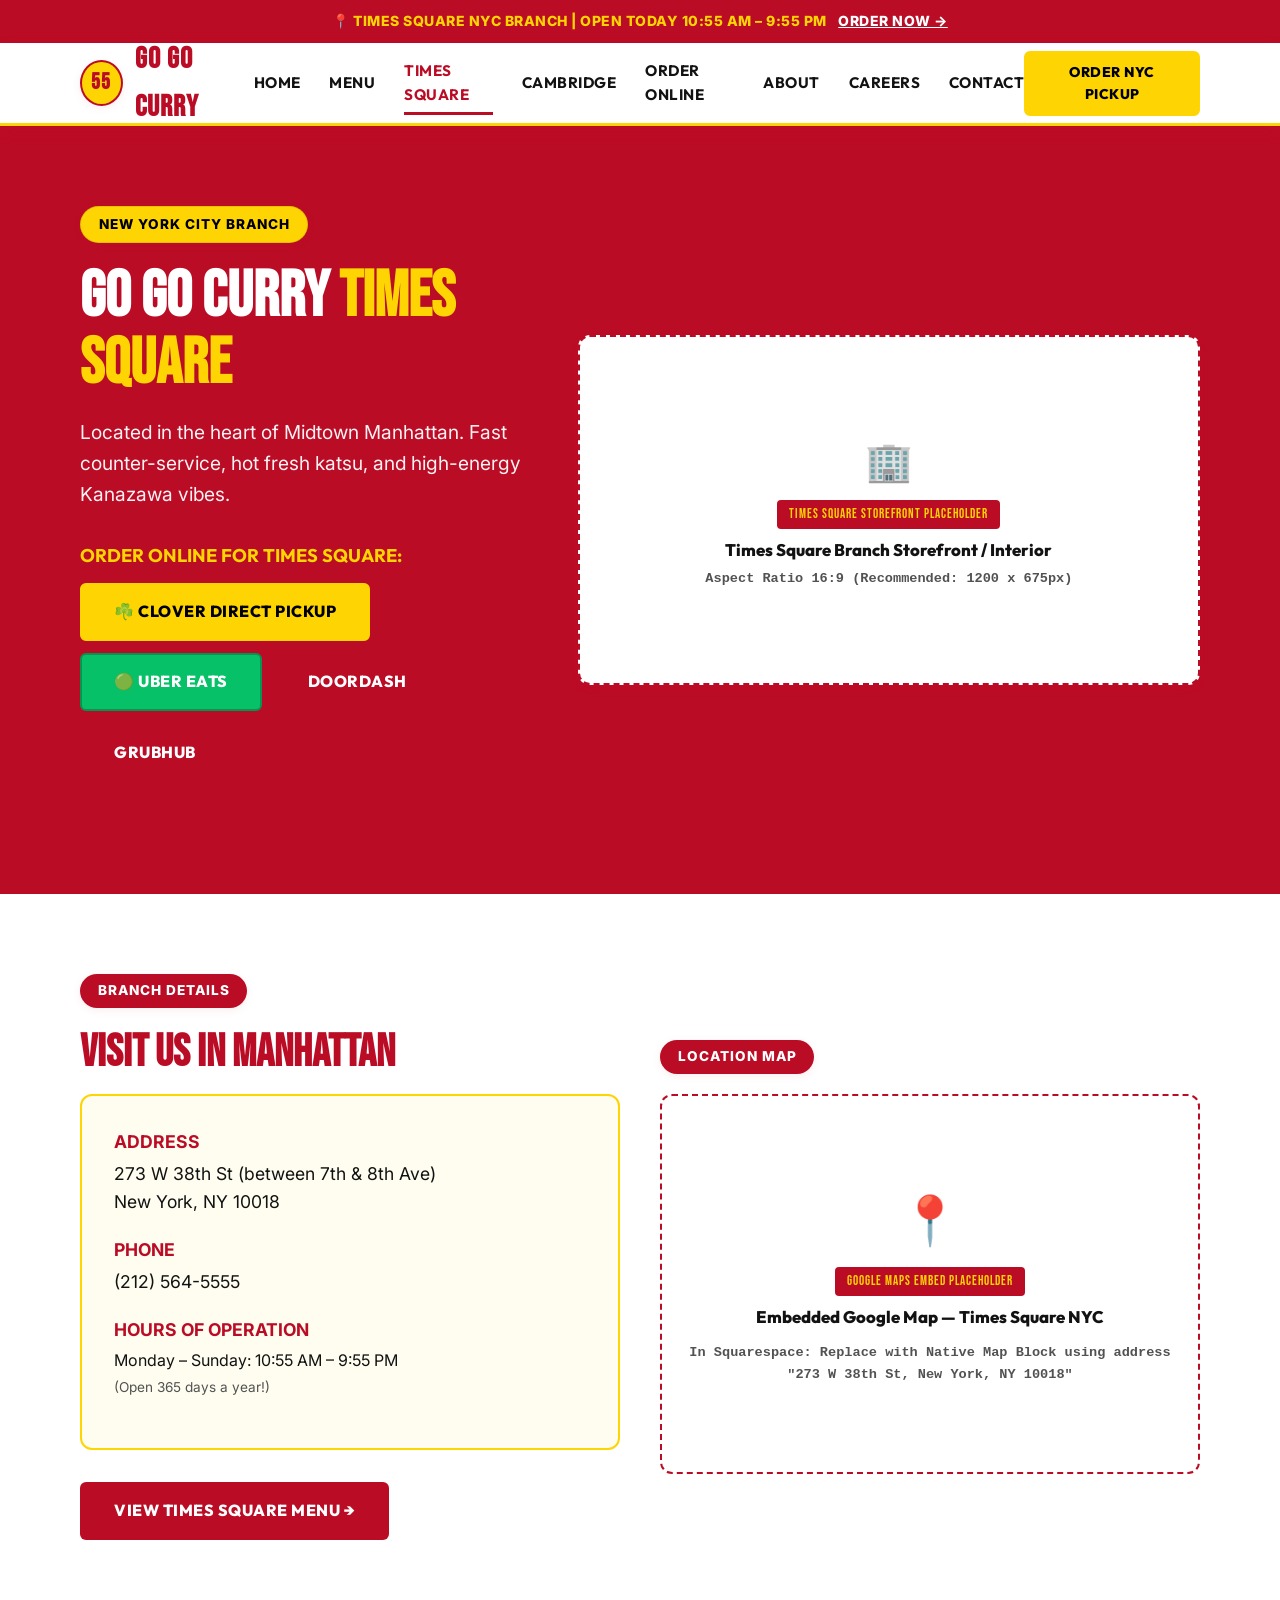
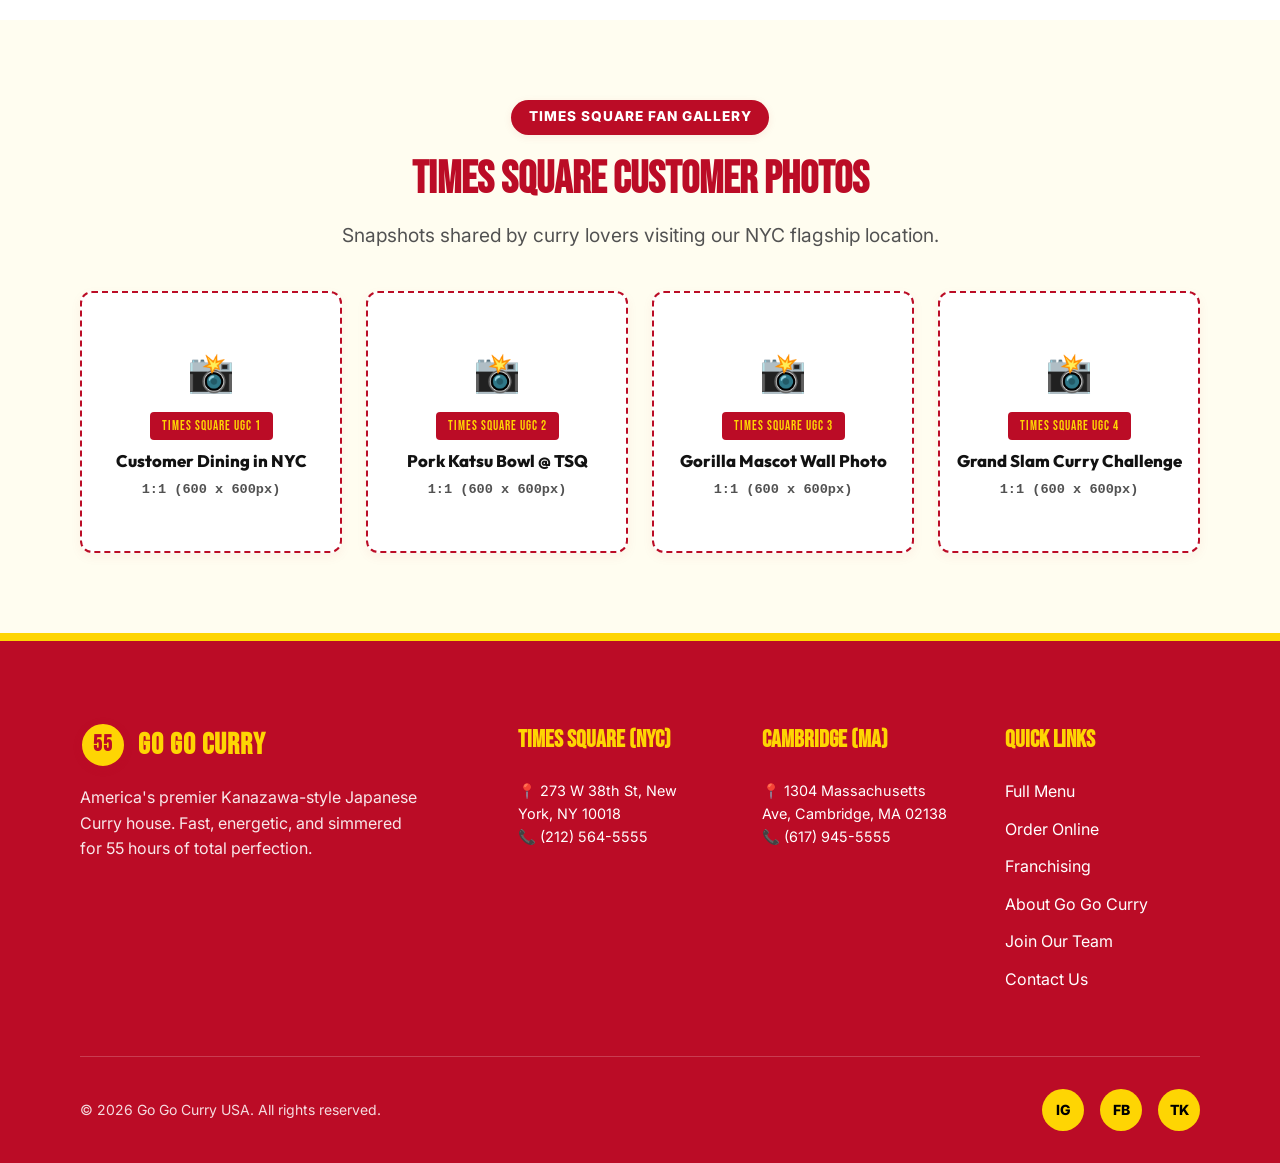
<file: times-square.html>
<!DOCTYPE html>
<html lang="en">
<head>
  <meta charset="UTF-8">
  <meta name="viewport" content="width=device-width, initial-scale=1.0">
  <title>Times Square NYC — Go Go Curry USA Branch</title>
  <meta name="description" content="Visit Go Go Curry Times Square in New York City! 273 W 38th St. Order pickup via Clover or delivery via Uber Eats, DoorDash, and Grubhub.">
  <link rel="stylesheet" href="styles.css">
</head>
<body>

  <!-- Top Announcement Bar -->
  <div class="announcement-bar">
    📍 TIMES SQUARE NYC BRANCH | OPEN TODAY 10:55 AM – 9:55 PM <a href="order-online.html#times-square">ORDER NOW &rarr;</a>
  </div>

  <!-- Header / Navigation -->
  <header class="site-header">
    <div class="container navbar">
      <a href="index.html" class="brand-logo">
        <div class="logo-badge">55</div>
        <span>GO GO CURRY</span>
      </a>

      <nav class="nav-links">
        <a href="index.html" class="nav-link">Home</a>
        <a href="menu.html" class="nav-link">Menu</a>
        <a href="times-square.html" class="nav-link active">Times Square</a>
        <a href="cambridge.html" class="nav-link">Cambridge</a>
        <a href="order-online.html" class="nav-link">Order Online</a>
        <a href="about.html" class="nav-link">About</a>
        <a href="careers.html" class="nav-link">Careers</a>
        <a href="contact.html" class="nav-link">Contact</a>
      </nav>

      <div class="nav-cta">
        <a href="order-online.html#times-square" class="btn btn-yellow btn-sm">Order NYC Pickup</a>
      </div>

      <button class="mobile-toggle" id="mobileToggle" aria-label="Toggle Navigation">&#9776;</button>
    </div>
  </header>

  <!-- Mobile Drawer Navigation -->
  <div class="mobile-drawer" id="mobileDrawer">
    <div class="mobile-nav-links">
      <a href="index.html">Home</a>
      <a href="menu.html">Menu</a>
      <a href="times-square.html">Times Square (NYC)</a>
      <a href="cambridge.html">Cambridge (MA)</a>
      <a href="order-online.html">Order Online</a>
      <a href="franchising.html">Franchising</a>
      <a href="about.html">About Us</a>
      <a href="careers.html">Careers</a>
      <a href="contact.html">Contact</a>
    </div>
  </div>

  <!-- Hero Header Section -->
  <section class="sqs-section bg-red">
    <div class="container grid-2">
      <div>
        <div class="brand-badge" style="background: var(--color-yellow); color: var(--color-black);">NEW YORK CITY BRANCH</div>
        <h1 style="color: var(--color-white);">Go Go Curry <span style="color: var(--color-yellow);">Times Square</span></h1>
        <p class="lead" style="color: rgba(255, 255, 255, 0.95); margin-bottom: 2rem;">
          Located in the heart of Midtown Manhattan. Fast counter-service, hot fresh katsu, and high-energy Kanazawa vibes.
        </p>

        <!-- Direct Order Buttons -->
        <h4 style="color: var(--color-yellow); margin-bottom: 0.75rem;">ORDER ONLINE FOR TIMES SQUARE:</h4>
        <div style="display: flex; gap: 0.75rem; flex-wrap: wrap; margin-bottom: 2rem;">
          <a href="order-online.html#times-square" class="btn btn-yellow">☘️ Clover Direct Pickup</a>
          <a href="https://www.ubereats.com" target="_blank" rel="noopener" class="btn btn-ubereats">🟢 Uber Eats</a>
          <a href="https://www.doordash.com" target="_blank" rel="noopener" class="btn btn-outline-white">DoorDash</a>
          <a href="https://www.grubhub.com" target="_blank" rel="noopener" class="btn btn-outline-white">Grubhub</a>
        </div>
      </div>

      <!-- TIMES SQUARE BRANCH PHOTO PLACEHOLDER -->
      <div>
        <div class="placeholder-box ratio-16-9" style="min-height: 350px;">
          <div class="placeholder-icon">🏢</div>
          <div class="placeholder-badge">TIMES SQUARE STOREFRONT PLACEHOLDER</div>
          <div class="placeholder-title">Times Square Branch Storefront / Interior</div>
          <div class="placeholder-dimensions">Aspect Ratio 16:9 (Recommended: 1200 x 675px)</div>
        </div>
      </div>
    </div>
  </section>

  <!-- Branch Info & Map Grid -->
  <section class="sqs-section bg-white">
    <div class="container grid-2">
      <div>
        <div class="brand-badge red">BRANCH DETAILS</div>
        <h2 style="color: var(--color-red);">Visit Us in Manhattan</h2>
        <div style="margin-bottom: 2rem; background: var(--color-yellow-light); padding: 2rem; border-radius: var(--radius-md); border: 2px solid var(--color-yellow);">
          <div style="margin-bottom: 1.25rem;">
            <strong style="font-size: 1.1rem; color: var(--color-red);">ADDRESS</strong>
            <p style="font-size: 1.1rem; margin-top: 0.25rem;">273 W 38th St (between 7th & 8th Ave)<br>New York, NY 10018</p>
          </div>
          <div style="margin-bottom: 1.25rem;">
            <strong style="font-size: 1.1rem; color: var(--color-red);">PHONE</strong>
            <p style="font-size: 1.1rem; margin-top: 0.25rem;">(212) 564-5555</p>
          </div>
          <div>
            <strong style="font-size: 1.1rem; color: var(--color-red);">HOURS OF OPERATION</strong>
            <p style="font-size: 1rem; margin-top: 0.25rem;">
              Monday – Sunday: 10:55 AM – 9:55 PM<br>
              <span style="font-size: 0.85rem; color: var(--color-gray-600);">(Open 365 days a year!)</span>
            </p>
          </div>
        </div>
        <a href="menu.html" class="btn btn-primary-red">View Times Square Menu &rarr;</a>
      </div>

      <!-- MAP EMBED PLACEHOLDER -->
      <div>
        <div class="brand-badge red">LOCATION MAP</div>
        <div style="width: 100%; height: 380px; background-color: var(--color-white); border: 2px dashed var(--color-red); border-radius: var(--radius-md); display: flex; flex-direction: column; align-items: center; justify-content: center; text-align: center; padding: 1.5rem;">
          <div style="font-size: 3rem; color: var(--color-red); margin-bottom: 0.5rem;">📍</div>
          <div class="placeholder-badge">GOOGLE MAPS EMBED PLACEHOLDER</div>
          <div class="placeholder-title">Embedded Google Map — Times Square NYC</div>
          <div class="placeholder-dimensions" style="margin-top: 0.5rem;">In Squarespace: Replace with Native Map Block using address "273 W 38th St, New York, NY 10018"</div>
        </div>
      </div>
    </div>
  </section>

  <!-- Times Square Customer Photos Section -->
  <section class="sqs-section bg-yellow-light">
    <div class="container">
      <div class="text-center" style="max-width: 650px; margin: 0 auto 2.5rem;">
        <div class="brand-badge red">TIMES SQUARE FAN GALLERY</div>
        <h2 style="color: var(--color-red);">Times Square Customer Photos</h2>
        <p class="lead">Snapshots shared by curry lovers visiting our NYC flagship location.</p>
      </div>

      <div class="grid-4">
        <div class="placeholder-box ratio-1-1">
          <div class="placeholder-icon">📸</div>
          <div class="placeholder-badge">TIMES SQUARE UGC 1</div>
          <div class="placeholder-title">Customer Dining in NYC</div>
          <div class="placeholder-dimensions">1:1 (600 x 600px)</div>
        </div>
        <div class="placeholder-box ratio-1-1">
          <div class="placeholder-icon">📸</div>
          <div class="placeholder-badge">TIMES SQUARE UGC 2</div>
          <div class="placeholder-title">Pork Katsu Bowl @ TSQ</div>
          <div class="placeholder-dimensions">1:1 (600 x 600px)</div>
        </div>
        <div class="placeholder-box ratio-1-1">
          <div class="placeholder-icon">📸</div>
          <div class="placeholder-badge">TIMES SQUARE UGC 3</div>
          <div class="placeholder-title">Gorilla Mascot Wall Photo</div>
          <div class="placeholder-dimensions">1:1 (600 x 600px)</div>
        </div>
        <div class="placeholder-box ratio-1-1">
          <div class="placeholder-icon">📸</div>
          <div class="placeholder-badge">TIMES SQUARE UGC 4</div>
          <div class="placeholder-title">Grand Slam Curry Challenge</div>
          <div class="placeholder-dimensions">1:1 (600 x 600px)</div>
        </div>
      </div>
    </div>
  </section>

  <!-- Footer -->
  <footer class="site-footer">
    <div class="container">
      <div class="footer-grid">
        <div class="footer-brand">
          <a href="index.html" class="brand-logo" style="color: var(--color-white);">
            <div class="logo-badge">55</div>
            <span style="color: var(--color-yellow);">GO GO CURRY</span>
          </a>
          <p>America's premier Kanazawa-style Japanese Curry house. Fast, energetic, and simmered for 55 hours of total perfection.</p>
        </div>
        <div>
          <h4 class="footer-heading">Times Square (NYC)</h4>
          <p style="font-size: 0.9rem; color: var(--color-white);">📍 273 W 38th St, New York, NY 10018<br>📞 (212) 564-5555</p>
        </div>
        <div>
          <h4 class="footer-heading">Cambridge (MA)</h4>
          <p style="font-size: 0.9rem; color: var(--color-white);">📍 1304 Massachusetts Ave, Cambridge, MA 02138<br>📞 (617) 945-5555</p>
        </div>
        <div>
          <h4 class="footer-heading">Quick Links</h4>
          <div class="footer-links">
            <a href="menu.html">Full Menu</a>
            <a href="order-online.html">Order Online</a>
            <a href="franchising.html">Franchising</a>
            <a href="about.html">About Go Go Curry</a>
            <a href="careers.html">Join Our Team</a>
            <a href="contact.html">Contact Us</a>
          </div>
        </div>
      </div>
      <div class="footer-bottom">
        <div>&copy; 2026 Go Go Curry USA. All rights reserved.</div>
        <div class="social-links">
          <a href="#" class="social-icon">IG</a>
          <a href="#" class="social-icon">FB</a>
          <a href="#" class="social-icon">TK</a>
        </div>
      </div>
    </div>
  </footer>

  <script src="script.js"></script>
</body>
</html>
</file>
<file: styles.css>
/* ==========================================================================
   Go Go Curry USA — Red & Yellow Driven Visual System (V2 Refresh)
   Brand Colors:
   - Primary Brand Red: #BB0C26
   - High-Energy GoGo Yellow: #FED503
   - Supporting Clean Canvas: #FFFFFF & #FAFAFA
   - Supporting Text/Accent: #121212 / #000000
   ========================================================================== */

@import url('https://fonts.googleapis.com/css2?family=Bebas+Neue&family=Inter:wght@300;400;500;600;700;800&family=Outfit:wght@500;700;800;900&display=swap');

:root {
  /* Dominant Brand Palette */
  --color-red: #BB0C26;
  --color-red-hover: #9E0A20;
  --color-red-light: #FFF0F2;
  --color-yellow: #FED503;
  --color-yellow-hover: #E5BE00;
  --color-yellow-light: #FFFDF0;

  /* Supporting Neutrals */
  --color-white: #FFFFFF;
  --color-gray-50: #FAF9F6;
  --color-gray-100: #F3F3F3;
  --color-gray-200: #E5E5E5;
  --color-gray-300: #D4D4D4;
  --color-gray-600: #525252;
  --color-dark: #121212;
  --color-black: #000000;

  /* Typography */
  --font-display: 'Outfit', 'Bebas Neue', sans-serif;
  --font-heading: 'Bebas Neue', 'Outfit', sans-serif;
  --font-body: 'Inter', system-ui, -apple-system, sans-serif;

  /* Spacing & Layout */
  --container-width: 1240px;
  --header-height: 80px;
  --radius-sm: 6px;
  --radius-md: 12px;
  --radius-lg: 20px;

  /* Shadows & Effects */
  --shadow-sm: 0 2px 8px rgba(187, 12, 38, 0.08);
  --shadow-md: 0 8px 24px rgba(187, 12, 38, 0.12);
  --shadow-lg: 0 16px 36px rgba(187, 12, 38, 0.18);
  --transition: all 0.3s cubic-bezier(0.25, 0.8, 0.25, 1);
}

/* Base Resets */
*, *::before, *::after {
  box-sizing: border-box;
  margin: 0;
  padding: 0;
}

html {
  scroll-behavior: smooth;
  font-size: 16px;
}

body {
  font-family: var(--font-body);
  background-color: var(--color-white);
  color: var(--color-dark);
  line-height: 1.6;
  -webkit-font-smoothing: antialiased;
  overflow-x: hidden;
}

a {
  color: inherit;
  text-decoration: none;
  transition: var(--transition);
}

img {
  max-width: 100%;
  height: auto;
  display: block;
}

ul, ol {
  list-style: none;
}

/* Container */
.container {
  width: 90%;
  max-width: var(--container-width);
  margin: 0 auto;
  padding: 0 1rem;
}

.container-narrow {
  max-width: 900px;
}

/* Section Wrapper */
.sqs-section {
  padding: 5rem 0;
  position: relative;
}

.sqs-section-sm {
  padding: 3rem 0;
}

.sqs-section-lg {
  padding: 7rem 0;
}

.bg-white { background-color: var(--color-white); }
.bg-light { background-color: var(--color-gray-50); }
.bg-yellow { background-color: var(--color-yellow); color: var(--color-black); }
.bg-yellow-light { background-color: var(--color-yellow-light); }
.bg-red { background-color: var(--color-red); color: var(--color-white); }
.bg-red-light { background-color: var(--color-red-light); }
.bg-dark { background-color: var(--color-dark); color: var(--color-white); }

/* Typography Helpers */
.font-display { font-family: var(--font-display); }
.font-heading { font-family: var(--font-heading); letter-spacing: 1px; }

h1, .h1 {
  font-family: var(--font-heading);
  font-size: clamp(2.5rem, 5vw, 4.5rem);
  line-height: 1.05;
  text-transform: uppercase;
  font-weight: 800;
  margin-bottom: 1.25rem;
}

h2, .h2 {
  font-family: var(--font-heading);
  font-size: clamp(2rem, 3.5vw, 3.2rem);
  line-height: 1.1;
  text-transform: uppercase;
  font-weight: 800;
  margin-bottom: 1rem;
}

h3, .h3 {
  font-family: var(--font-display);
  font-size: clamp(1.3rem, 2vw, 1.8rem);
  font-weight: 800;
  line-height: 1.25;
  margin-bottom: 0.75rem;
}

h4, .h4 {
  font-family: var(--font-display);
  font-size: 1.15rem;
  font-weight: 700;
  margin-bottom: 0.5rem;
}

p {
  margin-bottom: 1rem;
  color: inherit;
}

.lead {
  font-size: 1.2rem;
  font-weight: 400;
  color: var(--color-gray-600);
}

.bg-red .lead {
  color: rgba(255, 255, 255, 0.95);
}
.bg-yellow .lead {
  color: #222222;
}

.text-center { text-align: center; }
.text-red { color: var(--color-red); }
.text-yellow { color: var(--color-yellow); }
.text-black { color: var(--color-black); }
.text-muted { color: var(--color-gray-600); }

/* Brand Badges */
.brand-badge {
  display: inline-flex;
  align-items: center;
  gap: 0.5rem;
  background-color: var(--color-yellow);
  color: var(--color-black);
  padding: 0.4rem 1.1rem;
  border-radius: 50px;
  font-weight: 800;
  font-size: 0.85rem;
  text-transform: uppercase;
  letter-spacing: 1px;
  margin-bottom: 1.25rem;
  border: 1px solid rgba(0, 0, 0, 0.1);
  box-shadow: var(--shadow-sm);
}

.brand-badge.red {
  background-color: var(--color-red);
  color: var(--color-white);
  border: none;
}

.brand-badge.white {
  background-color: var(--color-white);
  color: var(--color-red);
  border: 1px solid var(--color-red);
}

/* Feature Badges for Direct Ordering & Preferred Delivery */
.badge-direct-pickup {
  background-color: var(--color-red);
  color: var(--color-white);
  font-family: var(--font-display);
  font-weight: 800;
  font-size: 0.8rem;
  padding: 0.3rem 0.85rem;
  border-radius: 50px;
  text-transform: uppercase;
  letter-spacing: 0.5px;
  display: inline-flex;
  align-items: center;
  gap: 0.35rem;
}

.badge-preferred-delivery {
  background-color: #06C167;
  color: #FFFFFF;
  font-family: var(--font-display);
  font-weight: 800;
  font-size: 0.8rem;
  padding: 0.3rem 0.85rem;
  border-radius: 50px;
  text-transform: uppercase;
  letter-spacing: 0.5px;
  display: inline-flex;
  align-items: center;
  gap: 0.35rem;
}

/* Buttons */
.btn {
  display: inline-flex;
  align-items: center;
  justify-content: center;
  gap: 0.6rem;
  padding: 0.9rem 2rem;
  font-family: var(--font-display);
  font-weight: 800;
  font-size: 1rem;
  text-transform: uppercase;
  letter-spacing: 0.5px;
  border-radius: var(--radius-sm);
  border: 2px solid transparent;
  cursor: pointer;
  transition: var(--transition);
  text-align: center;
}

.btn-lg {
  padding: 1.15rem 2.5rem;
  font-size: 1.15rem;
}

.btn-sm {
  padding: 0.5rem 1.25rem;
  font-size: 0.875rem;
}

.btn-primary-red {
  background-color: var(--color-red);
  color: var(--color-white);
}
.btn-primary-red:hover {
  background-color: var(--color-red-hover);
  transform: translateY(-2px);
  box-shadow: 0 8px 20px rgba(187, 12, 38, 0.4);
}

.btn-yellow {
  background-color: var(--color-yellow);
  color: var(--color-black);
  border-color: var(--color-yellow);
}
.btn-yellow:hover {
  background-color: var(--color-yellow-hover);
  border-color: var(--color-yellow-hover);
  transform: translateY(-2px);
  box-shadow: 0 8px 20px rgba(254, 213, 3, 0.5);
}

.btn-clover {
  background-color: var(--color-yellow);
  color: var(--color-black);
  border: 2px solid var(--color-red);
}
.btn-clover:hover {
  background-color: var(--color-red);
  color: var(--color-white);
  transform: translateY(-2px);
  box-shadow: 0 8px 20px rgba(187, 12, 38, 0.35);
}

.btn-ubereats {
  background-color: #06C167;
  color: #FFFFFF;
  border: 2px solid #049650;
}
.btn-ubereats:hover {
  background-color: #049650;
  transform: translateY(-2px);
  box-shadow: 0 8px 20px rgba(6, 193, 103, 0.35);
}

.btn-doordash {
  background-color: #FF3008;
  color: #FFFFFF;
  border: 2px solid #D62300;
}
.btn-doordash:hover {
  background-color: #D62300;
  transform: translateY(-2px);
}

.btn-grubhub {
  background-color: #F63440;
  color: #FFFFFF;
  border: 2px solid #D31D29;
}
.btn-grubhub:hover {
  background-color: #D31D29;
  transform: translateY(-2px);
}

.btn-outline-red {
  background-color: transparent;
  border-color: var(--color-red);
  color: var(--color-red);
}
.btn-outline-red:hover {
  background-color: var(--color-red);
  color: var(--color-white);
}

.btn-outline-black {
  background-color: transparent;
  border-color: var(--color-black);
  color: var(--color-black);
}
.btn-outline-black:hover {
  background-color: var(--color-black);
  color: var(--color-white);
}

.btn-full {
  width: 100%;
}

/* Announcement Bar */
.announcement-bar {
  background-color: var(--color-red);
  color: var(--color-yellow);
  font-size: 0.875rem;
  font-weight: 800;
  text-align: center;
  padding: 0.65rem 1rem;
  letter-spacing: 0.5px;
}
.announcement-bar a {
  color: var(--color-white);
  text-decoration: underline;
  margin-left: 0.5rem;
}

/* Header & Navigation */
.site-header {
  position: sticky;
  top: 0;
  z-index: 1000;
  background-color: var(--color-white);
  box-shadow: 0 4px 16px rgba(187, 12, 38, 0.1);
  border-bottom: 3px solid var(--color-yellow);
}

.navbar {
  display: flex;
  align-items: center;
  justify-content: space-between;
  height: var(--header-height);
}

.brand-logo {
  display: flex;
  align-items: center;
  gap: 0.75rem;
  font-family: var(--font-heading);
  font-size: 1.9rem;
  font-weight: 800;
  color: var(--color-red);
  letter-spacing: 1px;
}

.logo-badge {
  width: 46px;
  height: 46px;
  background-color: var(--color-yellow);
  color: var(--color-red);
  border: 2px solid var(--color-red);
  border-radius: 50%;
  display: flex;
  align-items: center;
  justify-content: center;
  font-family: var(--font-heading);
  font-size: 1.4rem;
  font-weight: bold;
  box-shadow: var(--shadow-sm);
}

.nav-links {
  display: flex;
  align-items: center;
  gap: 1.8rem;
}

.nav-link {
  font-family: var(--font-display);
  font-weight: 700;
  font-size: 0.95rem;
  text-transform: uppercase;
  letter-spacing: 0.5px;
  color: var(--color-dark);
  position: relative;
  padding: 0.5rem 0;
}

.nav-link::after {
  content: '';
  position: absolute;
  bottom: 0;
  left: 0;
  width: 0;
  height: 3px;
  background-color: var(--color-red);
  transition: var(--transition);
}

.nav-link:hover::after,
.nav-link.active::after {
  width: 100%;
}

.nav-link.active {
  color: var(--color-red);
}

.nav-cta {
  display: flex;
  align-items: center;
  gap: 1rem;
}

.mobile-toggle {
  display: none;
  background: none;
  border: none;
  font-size: 1.8rem;
  cursor: pointer;
  color: var(--color-red);
}

/* Mobile Drawer */
.mobile-drawer {
  display: none;
  position: fixed;
  top: var(--header-height);
  left: 0;
  width: 100%;
  height: calc(100vh - var(--header-height));
  background-color: var(--color-red);
  color: var(--color-white);
  padding: 2rem;
  flex-direction: column;
  justify-content: space-between;
  z-index: 999;
  overflow-y: auto;
}

.mobile-drawer.active {
  display: flex;
}

.mobile-nav-links {
  display: flex;
  flex-direction: column;
  gap: 1.25rem;
}

.mobile-nav-links a {
  font-family: var(--font-heading);
  font-size: 2.2rem;
  text-transform: uppercase;
  color: var(--color-white);
}

/* Labeled Placeholder System */
.placeholder-box {
  width: 100%;
  background-color: var(--color-white);
  border: 2px dashed var(--color-red);
  border-radius: var(--radius-md);
  display: flex;
  flex-direction: column;
  align-items: center;
  justify-content: center;
  padding: 2rem 1rem;
  text-align: center;
  position: relative;
  overflow: hidden;
  box-shadow: 0 4px 12px rgba(187, 12, 38, 0.05);
  transition: var(--transition);
}

.placeholder-box:hover {
  background-color: var(--color-yellow-light);
  border-color: var(--color-red);
}

.placeholder-badge {
  background-color: var(--color-red);
  color: var(--color-yellow);
  font-family: var(--font-heading);
  font-size: 0.8rem;
  padding: 0.25rem 0.75rem;
  border-radius: 4px;
  letter-spacing: 1px;
  margin-bottom: 0.5rem;
  text-transform: uppercase;
}

.placeholder-title {
  font-family: var(--font-display);
  font-weight: 800;
  font-size: 1.05rem;
  color: var(--color-dark);
  margin-bottom: 0.25rem;
}

.placeholder-dimensions {
  font-size: 0.85rem;
  color: var(--color-gray-600);
  font-weight: 600;
  font-family: monospace;
}

.placeholder-icon {
  font-size: 2.4rem;
  margin-bottom: 0.5rem;
  color: var(--color-red);
}

/* Aspect Ratio Helpers */
.ratio-16-9 { aspect-ratio: 16 / 9; }
.ratio-4-3 { aspect-ratio: 4 / 3; }
.ratio-1-1 { aspect-ratio: 1 / 1; }

/* Grid Layouts */
.grid-2 {
  display: grid;
  grid-template-columns: repeat(2, 1fr);
  gap: 2.5rem;
  align-items: center;
}

.grid-3 {
  display: grid;
  grid-template-columns: repeat(3, 1fr);
  gap: 2rem;
}

.grid-4 {
  display: grid;
  grid-template-columns: repeat(4, 1fr);
  gap: 1.5rem;
}

/* Branch Cards */
.branch-card {
  background: var(--color-white);
  border: 2px solid var(--color-red);
  border-radius: var(--radius-md);
  padding: 2.5rem 2rem;
  box-shadow: var(--shadow-md);
  transition: var(--transition);
  position: relative;
  overflow: hidden;
}

.branch-card::before {
  content: '';
  position: absolute;
  top: 0;
  left: 0;
  width: 100%;
  height: 8px;
  background-color: var(--color-yellow);
}

.branch-card:hover {
  transform: translateY(-4px);
  box-shadow: var(--shadow-lg);
}

.branch-card-header {
  display: flex;
  justify-content: space-between;
  align-items: flex-start;
  margin-bottom: 1.5rem;
}

.branch-status {
  background-color: var(--color-yellow);
  color: var(--color-black);
  font-size: 0.8rem;
  font-weight: 800;
  padding: 0.3rem 0.85rem;
  border-radius: 50px;
  text-transform: uppercase;
  border: 1px solid var(--color-red);
}

.branch-card-meta {
  margin-bottom: 2rem;
  font-size: 0.95rem;
  color: var(--color-gray-600);
}
.branch-card-meta p {
  margin-bottom: 0.4rem;
}

/* Option Cards for Ordering Platforms */
.platform-option-card {
  background-color: var(--color-white);
  border: 2px solid var(--color-gray-200);
  border-radius: var(--radius-md);
  padding: 1.25rem;
  transition: var(--transition);
  display: flex;
  flex-direction: column;
  justify-content: space-between;
}

.platform-option-card.featured-clover {
  background-color: #FFFDF0;
  border: 3px solid var(--color-yellow);
  box-shadow: var(--shadow-sm);
}

.platform-option-card.featured-ubereats {
  background-color: #F0FFF6;
  border: 3px solid #06C167;
  box-shadow: var(--shadow-sm);
}

.platform-option-card:hover {
  transform: translateY(-2px);
  box-shadow: var(--shadow-md);
}

/* Menu Cards */
.menu-card {
  background-color: var(--color-white);
  border-radius: var(--radius-md);
  border: 2px solid var(--color-gray-200);
  overflow: hidden;
  box-shadow: var(--shadow-sm);
  transition: var(--transition);
  display: flex;
  flex-direction: column;
}

.menu-card:hover {
  border-color: var(--color-red);
  transform: translateY(-4px);
  box-shadow: var(--shadow-md);
}

.menu-card-body {
  padding: 1.5rem;
  flex-grow: 1;
  display: flex;
  flex-direction: column;
}

.menu-card-header {
  display: flex;
  justify-content: space-between;
  align-items: flex-start;
  gap: 1rem;
  margin-bottom: 0.5rem;
}

.menu-price {
  font-family: var(--font-display);
  font-weight: 800;
  font-size: 1.3rem;
  color: var(--color-red);
}

.menu-card-desc {
  font-size: 0.9rem;
  color: var(--color-gray-600);
  margin-bottom: 1.25rem;
  flex-grow: 1;
}

.menu-tags {
  display: flex;
  gap: 0.4rem;
  flex-wrap: wrap;
  margin-top: auto;
}

.tag {
  font-size: 0.75rem;
  font-weight: 800;
  background-color: var(--color-yellow-light);
  color: var(--color-red);
  border: 1px solid var(--color-yellow);
  padding: 0.25rem 0.65rem;
  border-radius: 4px;
  text-transform: uppercase;
}

.tag.hot {
  background-color: var(--color-red);
  color: var(--color-yellow);
  border-color: var(--color-red);
}

/* Gallery Strip */
.gallery-strip {
  display: grid;
  grid-template-columns: repeat(6, 1fr);
  gap: 1rem;
}

/* Platform Options Grid */
.platform-grid {
  display: grid;
  grid-template-columns: repeat(auto-fit, minmax(220px, 1fr));
  gap: 1.25rem;
  margin-top: 1.25rem;
}

.platform-btn {
  display: flex;
  flex-direction: column;
  align-items: center;
  justify-content: center;
  padding: 1.25rem 1rem;
  border-radius: var(--radius-sm);
  background-color: var(--color-white);
  border: 2px solid var(--color-gray-300);
  font-family: var(--font-display);
  font-weight: 800;
  font-size: 1rem;
  color: var(--color-dark);
  text-align: center;
  transition: var(--transition);
}

.platform-btn:hover {
  border-color: var(--color-red);
  background-color: var(--color-yellow-light);
  transform: translateY(-2px);
  box-shadow: var(--shadow-sm);
}

/* Accordion */
.accordion {
  border-top: 2px solid var(--color-red);
}

.accordion-item {
  border-bottom: 1px solid var(--color-gray-200);
}

.accordion-header {
  width: 100%;
  padding: 1.25rem 0;
  background: none;
  border: none;
  display: flex;
  justify-content: space-between;
  align-items: center;
  font-family: var(--font-display);
  font-weight: 800;
  font-size: 1.25rem;
  color: var(--color-dark);
  text-align: left;
  cursor: pointer;
}

.accordion-header:hover {
  color: var(--color-red);
}

.accordion-icon {
  font-size: 1.5rem;
  color: var(--color-red);
  transition: var(--transition);
}

.accordion-item.active .accordion-icon {
  transform: rotate(45deg);
}

.accordion-content {
  max-height: 0;
  overflow: hidden;
  transition: max-height 0.3s ease-out;
  color: var(--color-gray-600);
  padding-bottom: 0;
}

.accordion-item.active .accordion-content {
  padding-bottom: 1.25rem;
}

/* Forms */
.form-group {
  margin-bottom: 1.5rem;
}

.form-label {
  display: block;
  font-family: var(--font-display);
  font-weight: 800;
  font-size: 0.95rem;
  margin-bottom: 0.5rem;
  color: var(--color-dark);
}

.form-input, .form-select, .form-textarea {
  width: 100%;
  padding: 0.85rem 1rem;
  font-family: var(--font-body);
  font-size: 1rem;
  border: 2px solid var(--color-gray-300);
  border-radius: var(--radius-sm);
  background-color: var(--color-white);
  transition: var(--transition);
}

.form-input:focus, .form-select:focus, .form-textarea:focus {
  outline: none;
  border-color: var(--color-red);
  box-shadow: 0 0 0 4px rgba(187, 12, 38, 0.15);
}

.form-textarea {
  resize: vertical;
  min-height: 140px;
}

/* Category Tabs */
.category-tabs {
  display: flex;
  gap: 0.75rem;
  overflow-x: auto;
  padding-bottom: 1rem;
  margin-bottom: 3rem;
  border-bottom: 3px solid var(--color-yellow);
}

.tab-btn {
  padding: 0.75rem 1.5rem;
  font-family: var(--font-display);
  font-weight: 800;
  font-size: 0.95rem;
  text-transform: uppercase;
  background-color: var(--color-white);
  border: 2px solid var(--color-red);
  color: var(--color-red);
  border-radius: 50px;
  cursor: pointer;
  white-space: nowrap;
  transition: var(--transition);
}

.tab-btn:hover, .tab-btn.active {
  background-color: var(--color-yellow);
  color: var(--color-black);
  border-color: var(--color-red);
}

/* Site Footer */
.site-footer {
  background-color: var(--color-red);
  color: var(--color-white);
  padding: 5rem 0 2rem;
  border-top: 8px solid var(--color-yellow);
}

.footer-grid {
  display: grid;
  grid-template-columns: 2fr repeat(3, 1fr);
  gap: 3rem;
  margin-bottom: 4rem;
}

.footer-brand p {
  color: rgba(255, 255, 255, 0.9);
  margin-top: 1rem;
  max-width: 340px;
}

.footer-heading {
  font-family: var(--font-heading);
  font-size: 1.5rem;
  text-transform: uppercase;
  color: var(--color-yellow);
  margin-bottom: 1.25rem;
}

.footer-links {
  display: flex;
  flex-direction: column;
  gap: 0.75rem;
}

.footer-links a {
  color: var(--color-white);
}
.footer-links a:hover {
  color: var(--color-yellow);
  padding-left: 4px;
}

.footer-bottom {
  border-top: 1px solid rgba(255, 255, 255, 0.2);
  padding-top: 2rem;
  display: flex;
  justify-content: space-between;
  align-items: center;
  font-size: 0.875rem;
  color: rgba(255, 255, 255, 0.85);
}

.social-links {
  display: flex;
  gap: 1rem;
}

.social-icon {
  width: 42px;
  height: 42px;
  border-radius: 50%;
  background-color: var(--color-yellow);
  color: var(--color-black);
  display: flex;
  align-items: center;
  justify-content: center;
  font-weight: 800;
  transition: var(--transition);
}

.social-icon:hover {
  background-color: var(--color-white);
  color: var(--color-red);
  transform: translateY(-3px);
}

/* Responsiveness */
@media (max-width: 1024px) {
  .grid-4 { grid-template-columns: repeat(2, 1fr); }
  .footer-grid { grid-template-columns: 1fr 1fr; }
  .gallery-strip { grid-template-columns: repeat(3, 1fr); }
}

@media (max-width: 768px) {
  .nav-links, .nav-cta { display: none; }
  .mobile-toggle { display: block; }
  .grid-2, .grid-3, .grid-4 { grid-template-columns: 1fr; }
  .footer-grid { grid-template-columns: 1fr; gap: 2rem; }
  .footer-bottom { flex-direction: column; gap: 1rem; text-align: center; }
  .gallery-strip { grid-template-columns: repeat(2, 1fr); }
  .btn-mobile-full { width: 100%; }
}
</file>
